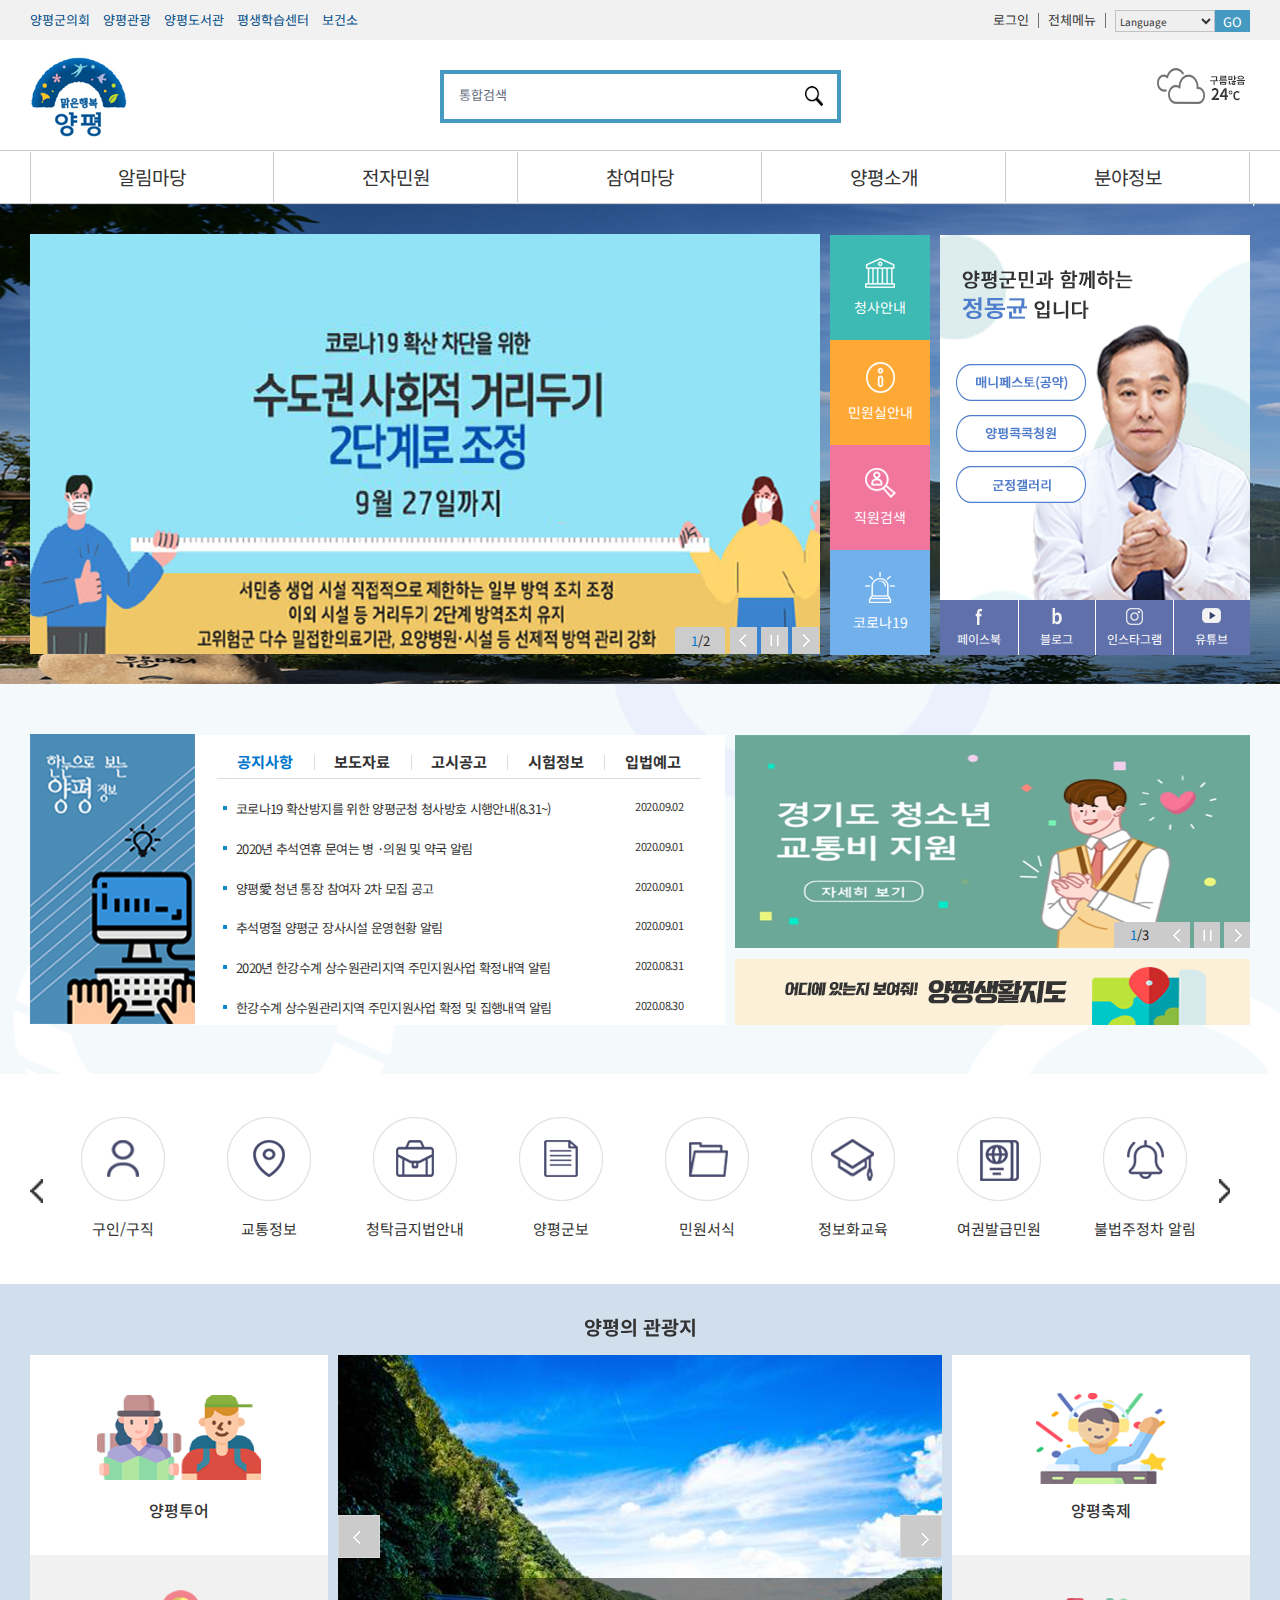
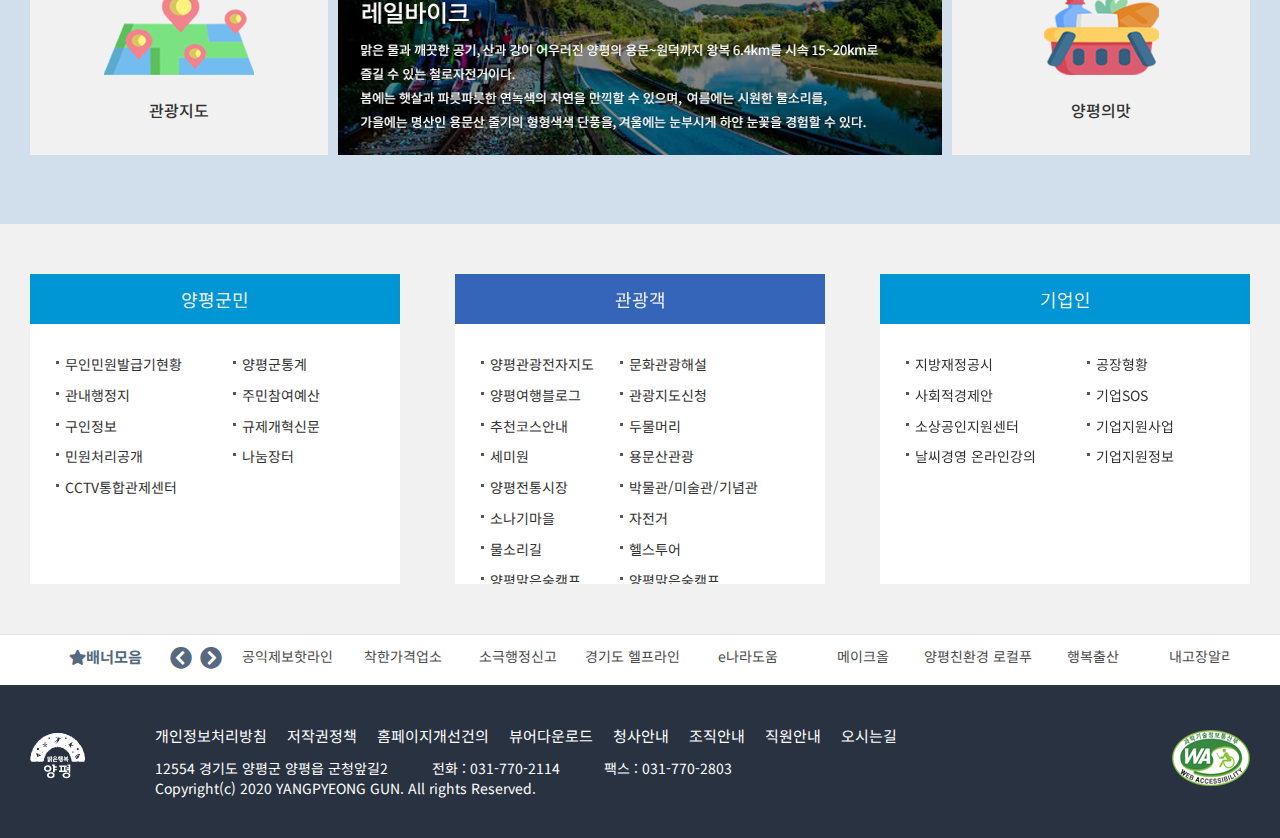
<file: web1/index.html>
<!DOCTYPE html PUBLIC "-//W3C//DTD XHTML 1.0 Transitional//EN" "http://www.w3.org/TR/xhtml1/DTD/xhtml1-transitional.dtd">
<html lang="ko" xml:lang="ko" xmlns="http://www.w3.org/1999/xhtml">
<head>
    <meta http-equiv="Content-Type" content="text/html; charset=utf-8"/>
    <meta http-equiv="X-UA-Compatible" content="IE=edge" />
    <title>양평군청</title>
    <meta name="robots" content="noindex, nofollow" />
    <meta name="keywords" content="양평군청" />
    <meta name="description" content="양평군청"/>
    <meta name="author" content="양평군청"/>

    <script src='https://ajax.googleapis.com/ajax/libs/jquery/1.12.4/jquery.min.js'></script>
    <link rel="stylesheet" href="https://use.fontawesome.com/releases/v5.2.0/css/all.css"/> 

    <link rel="stylesheet" type="text/css" href="style/reset.css">
    <link rel="stylesheet" type="text/css" href="style/common.css">
    <link rel="stylesheet" type="text/css" href="style/layout.css">
    <link rel="stylesheet" type="text/css" href="style/main.css">
    <script type="text/javascript" src="js/main.js"></script>

</head>

<body>
    <div id="skipMenu">
        <a href="#gnb">주메뉴 바로가기</a>
        <a href="#container">본문 바로가기</a>
        <a href="#footer">하단부분 바로가기</a>
    </div>

    <div id="wrapper">
     <!-- ================header================== -->
        <div class="header"> <!--100%-->
            <div class="header-info-wrap"> <!--100%-->
                <div class="header-info clearfix"> <!--1220px-->

                    <ul class="intro-list">
                        <li><a href="#">양평군의회</a></li>
                        <li><a href="#">양평관광</a></li>
                        <li><a href="#">양평도서관</a></li>
                        <li><a href="#">평생학습센터</a></li>
                        <li><a href="#">보건소</a></li>
                    </ul>

                    <ul class="login-bar">
                        <li><a href="#">로그인</a></li>
                        <li><a href="#">전체메뉴</a></li>
                        <li>
                            <form method="post" action="#" name="lang">
                                <select name="lang-list" class="lang-list" title="언어별사이트선택">
                                    <option value="">Language</option>
                                    <option value="">English</option>
                                    <option value="">Japanese</option>
                                    <option value="">chinese</option>
                                </select>

                                <button class="btn-lang" title="선택사이트이동(새창)">GO</button>
                            </form>
                        </li>
                    </ul>           
                </div>
            </div>




            <div class="header-intro clearfix"> <!--1220px-->
                <h1><img src="images/header/logo_intro.jpg" alt="맑은행복 양평"/></h1>

                <div class="search-bar">
                    <form method="post" action="#" name="search-bar">
                    <label for="search" class="search-txt">통합검색</label>
                        <input type="text" id="search" title="검색어를 입력해주세요"/>

                        <input type="image" class="icon-search" src="images/header/icon_searchbar.jpg" alt="검색버튼"/>
                    </form>
                </div>

                <a href="#" class="weather"><img src="images/header/weather_img.jpg" alt="날씨"/></a>
            </div>


            <div class="header-gnb-wrap"> <!--100%-->
                
                <div class="header-gnb"> <!--1220px-->
                    <h2 class="skip">주메뉴</h2>

                    <ul class="gnb-deth1 clearfix">
                        <li><a href="sub1.html">알림마당</a>
                            <ul class="gnb-deth2 line_l">
                                <li><a href="#">새소식</a></li>
                                <li><a href="#">고시/공고</a></li>
                                <li><a href="#">계약입찰정보</a></li>
                                <li><a href="#">재정운영현황</a></li>
                                <li><a href="#">법률정보</a></li>
                                <li><a href="#">청탁금지법 안내</a></li>
                                <li><a href="#">통계</a></li>
                            </ul>
                        </li>
                        
                        <li><a href="sub_join1.html">전자민원</a>
                            <ul class="gnb-deth2">
                                <li><a href="#">민원신청</a></li>
                                <li><a href="#">민원처리조회</a></li>
                                <li><a href="#">여권민원</a></li>
                                <li><a href="#">민원편의제도</a></li>
                                <li><a href="#">종합신고센터</a></li>
                                <li><a href="#">기타민원</a></li>
                                <li><a href="#">행정서비스헌장</a></li>
                            </ul>
                        </li>

                        <li>
                            <a href="sub_join2.html">참여마당</a>
                            <ul class="gnb-deth2">
                                <li><a href="#">자유게시판</a></li>
                                <li><a href="#">칭찬합시다</a></li>
                                <li><a href="#">정책참여</a></li>
                                <li><a href="#">민원모니터</a></li>
                                <li><a href="#">주민참여교육</a></li>
                                <li><a href="#">주민제안</a></li>
                                <li><a href="#">규제혁신</a></li>
                                <li><a href="#">적극행정/소극행정</a></li>
                                <li><a href="#">정부혁신</a></li>
                                <li><a href="#">중소기업피해신고</a></li>
                            </ul>
                        </li>

                        <li><a href="sub_join3.html">양평소개</a>
                            <ul class="gnb-deth2">
                                <li><a href="#">양평현황</a></li>
                                <li><a href="#">자매도시</a></li>
                                <li><a href="#">군정안내</a></li>
                                <li><a href="#">청사안내</a></li>
                                <li><a href="#">열린군수실</a></li>
                                <li><a href="#">역대군수</a></li>
                            </ul>
                        </li>

                        <li><a href="sub_login.html">분야정보</a>
                            <ul class="gnb-deth2 last">
                                <li><a href="#">복지</a></li>
                                <li><a href="#">양평농업</a></li>
                                <li><a href="#">건설</a></li>
                                <li><a href="#">기업</a></li>
                                <li><a href="#">환경</a></li>
                                <li><a href="#">보건</a></li>
                                <li><a href="#">위생</a></li>
                                <li><a href="#">주거</a></li>
                                <li><a href="#">생활정보</a></li>
                            </ul>
                        </li>
                    </ul>
                </div>

            
            </div>
        </div>




     <!-- ================container================== -->
        <div class="container" id="container">

    
            <div class="section-1"><!--100%-->
                <div class="contents-1 clearfix"><!--1220px-->
                    
                
                    <div class="visual">  <!-- 메인팝업 -->
                        <ul class="visual-banner">
                            <li><a href="#"><img src="images/contents/main_popup01.png" alt="코로나19 확산차단을 위한 수도권 사회적 거리두기
                                                    2단계로 조정 9월27일까지 서민층 생업 시설 직접적으로 제한하는 일부 방역조치조정 이외 시설등 거리두기 2단계 방역조치 유지 
                                                    고위험군 다수 밀접한 의료기관, 요양병원, 시설등 선제적 방역 관리 강화"/></a></li>
                            <li><a href="#"><img src="images/contents/main_popup02.png" alt="코로나블루 극복을 위한 토닥토닥 희망메시지 공모전 공모분야 동영상, 카드뉴스, 웹툰등, 공모주제 나만의 코로나블루 
                                                    극복법, 집콕생활 꿀팁등, 제출기간 2020년9월25일 금요일부터 2020년 10월 11일 일요일까지"/></a></li>                
                        </ul>

                        <div class="num-banner">
                            <p class="visual-num"><span class="number">1</span>/2</p>

                            <p class="btn-visual">
                                <a href="#" class="visual-prev"><span class='skip'>왼쪽이동</span></a>
                                <a href="#" class="visual-stop visual-play"><span class='skip'>정지</span></a>
                                <a href="#" class="visual-next"><span class='skip'>오른쪽이동</span></a>                       
                            </p>
                        </div>
                    </div>


                    <div class="quick-service">
                        <h2 class="skip">바로가기안내</h2>

                        <ul class="quick-list">
                            <li class="quick-1"><a href="#">청사안내</a></li>
                            <li class="quick-2"><a href="#">민원실안내</a></li>
                            <li class="quick-3"><a href="#">직원검색</a></li>
                            <li class="quick-4"><a href="#">코로나19</a></li>
                        </ul>
                    </div>


                    <div class="greeting">
                        <h2 class="skip">군수인사말</h2>

                        <span><img src="images/contents/mayor_back_img.png" alt="양평군민과 함께하는 정동균입니다"/></span>
                        
                        <ul class="btn-greeting">
                            <li><a href="#"><img src="images/contents/mayor_btn01.png" alt="매니페스토(공약)"/></a></li>
                            <li><a href="#"><img src="images/contents/mayor_btn02.png" alt="양평콕콕청원"/></a></li>
                            <li><a href="#"><img src="images/contents/mayor_btn03.png" alt="군정갤러리"/></a></li>
                        </ul>
                        
                        
                        <div class="sns-bar">
                            
                            <ul class="sns-list clearfix">
                                <li><a href="#" class="sns1">페이스북</a></li>
                                <li><a href="#" class="sns2">블로그</a></li>
                                <li><a href="#" class="sns3">인스타그램</a></li>
                                <li><a href="#" class="sns4">유튜브</a></li>
                            </ul>
                        </div>
                    </div>

                </div>
            </div>




            <div class="section-2"><!--100%-->
                <div class="contents-2 clearfix"><!--1220px-->

                    <div class="notice clearfix"><!--공지사항-->
                        <h2 class="skip">공지사항</h2>

                        <span class="notice-visual"><img src="images/contents/notice_img.jpg" alt="한눈으로 보는 양평정보"/></span>
                        
                        <div class="notice-wrap">

                            
                            <ul class="notice-list clearfix">
                                <li>
                                    <h3><a href="#" class="on">공지사항</a></h3>
                                    <ul class="board-list clearfix">
                                        <li><a href="#">코로나19 확산방지를 위한 양평군청 청사방호 시행안내(8.31~)</a> <span class="date">2020.09.02</span></li>
                                        <li><a href="#">2020년 추석연휴 문여는 병 ·의원 및 약국 알림</a> <span class="date">2020.09.01</span></li>
                                        <li><a href="#">양평愛 청년 통장 참여자 2차 모집 공고</a> <span class="date">2020.09.01</span></li>
                                        <li><a href="#">추석명절 양평군 장사시설 운영현황 알림</a> <span class="date">2020.09.01</span></li>
                                        <li><a href="#">2020년 한강수계 상수원관리지역 주민지원사업 확정내역 알림</a> <span class="date">2020.08.31</span></li>
                                        <li><a href="#">한강수계 상수원관리지역 주민지원사업 확정 및 집행내역 알림</a> <span class="date">2020.08.30</span></li>
                                    </ul>
                                </li>

                                <li>
                                    <h3><a href="#">보도자료</a></h3>
                                    <ul class="board-list" >
                                        <li><a href="#">개군면 새마을협의회, 지역사회보장협의체 '한가위 별별특식 나눔'</a> <span class="date">2020.09.02</span></li>
                                        <li><a href="#">코레일 양평봉사회, 추석맞이 소외계층 10가구에 생필품 전달</a> <span class="date">2020.09.02</span></li>
                                        <li><a href="#">제7회 행복농촌 만들기 콘테스트 청운면 "농촌지역개발 우수사례 동상"</a> <span class="date">2020.09.02</span></li>
                                        <li><a href="#">양평군, 사과농가 대상 돌발해충 방제 약제 지원</a> <span class="date">2020.09.01</span></li>
                                        <li><a href="#">서종면새마을협의회‧부녀회, 추석절 송편 나눔행사 실천</a> <span class="date">2020.08.30</span></li>
                                        <li><a href="#">양평군 농협경제지주 주관 청정축산 환경대상 수상</a> <span class="date">2020.08.29</span></li>
                                    </ul>
                                </li>

                                <li>
                                    <h3><a href="#">고시공고</a></h3>
                                    <ul class="board-list ">
                                        <li><a href="#">재단법인 양평문화재단 임원후보자 공개모집 공고 </a> <span class="date">2020.09.05</span></li>
                                        <li><a href="#">2020년 9월 지방소득세 고지서 반송분 공시송달</a> <span class="date">2020.09.02</span></li>
                                        <li><a href="#">2020년 민방위교육훈련(사이버교육) 통지서 반송에 따른 공시송달 공고</a> <span class="date">2020.09.02</span></li>
                                        <li><a href="#">2020년 개군면 농지불법행위 단속 감시원 채용공고</a> <span class="date">2020.09.01</span></li>
                                        <li><a href="#">'양평 종합체육센터 건립사업'설계공모 심사결과에 따른 당선작</a> <span class="date">2020.08.30</span></li>
                                        <li><a href="#">2020년 6월 1일 기준 개별주택가격 결정·공시 및 가격열람·이의신청기간</a> <span class="date">2020.08.30</span></li>
                                    </ul>
                                </li>

                                <li>
                                    <h3><a href="#">시험정보</a></h3>
                                    <ul class="board-list ">
                                        <li><a href="#">2020년 산사태 현장예방단 기간제 근로자 최종합격자 공고 </a> <span class="date">2020.09.04</span></li>
                                        <li><a href="#">2020년 제2회 공공환경시설본부 신규직 공개채용 인적성검사 결과</a> <span class="date">2020.09.03</span></li>
                                        <li><a href="#">2020년 제2회 공공환경시설본부 신규직 (전기) 공개채용 재공고</a> <span class="date">2020.09.02</span></li>
                                        <li><a href="#">2020년 기간제근로자 (인증 벼 수매) 공개채용 면접전형 합격자 공고</a> <span class="date">2020.09.01</span></li>
                                        <li><a href="#">2020년 계절관리제 및 배출업소 단속 기간제근로자 채용시험 합격자 공고</a> <span class="date">2020.08.30</span></li>
                                        <li><a href="#">2020년도 제5회 양평군 지방임기제공무원 임용시험 서류전형 합격자 공고</a> <span class="date">2020.08.30</span></li>
                                    </ul>
                                </li>

                                <li>
                                    <h3><a href="#">입법예고</a></h3>
                                    <ul class="board-list ">
                                        <li><a href="#">양평군 리·반 설치 및 운영 조례 시행규칙 일부개정규칙안 입법예고</a> <span class="date">2020.09.06</span></li>
                                        <li><a href="#">양평군 제안제도 운영 조례 시행규칙 일부개정규칙안 입법예고</a> <span class="date">2020.09.05</span></li>
                                        <li><a href="#">양평군 관광숙박시설 관리 운영 조례 일부 개정 조례안</a> <span class="date">2020.09.05</span></li>
                                        <li><a href="#">양평군 주민의견수렴 절차에 관한 규정안 입법예고</a> <span class="date">2020.09.01</span></li>
                                        <li><a href="#">양평군 대한노인회 양평군지회 지원 조례 일부개정조례안 입법예고</a> <span class="date">2020.08.30</span></li>
                                        <li><a href="#">양평군 폐기물처리시설 주변영향지역 주민지원기금 설치 및 운용 조례안 입법예고</a> <span class="date">2020.08.30</span></li>
                                    </ul>
                                </li>
                            </ul>
                        </div>
                    </div>

                    
                    <div class="sub-popup-wrap">
                        <div class="sub-popup clearfix"><!--서브팝업-->
                            <h2 class="skip">서브팝업</h2>

                            <div class="sub-visual-wrap">
                                <ul class="sub-visual">
                                    <li><a href="#"><img src="images/contents/sub_popup01.jpg" alt="경기도청소년 교통비 지원 자세히보기"/></a></li>
                                    <li><a href="#"><img src="images/contents/sub_popup02.jpg" alt="제1회 통일문화동영상 공모전 민주평화통일자문회의 양평군협의회"/></a></li>
                                    <li><a href="#"><img src="images/contents/sub_popup03.jpg" alt="2020년 인플루엔자 무료 예방접종안내"/></a></li>
                                </ul>
                            </div>

                            <div class="sub-num"><span>1</span>/3</div>

                            <div class="btn-sub-popup">    
                                <a href="#" class="sub-prev"><span class="skip">왼쪽이동</span></a>
                                <a href="#" class="sub-stop sub-play"><span class="skip">정지</span></a>
                                <a href="#" class="sub-next"><span class="skip">오른쪽이동</span></a>
                            </div>

                        </div>

                        <div class="map"><!--양평생활지도--> 
                            <h2 class="skip">양평생활지도</h2>
                            
                            <a href="#"><img src="images/contents/map_re.png" alt="어디에 있는지 보여줘! 양평생활지도"/></a>
                        </div>
                    </div>
                </div>
            </div>



            <div class="section-3"><!--자주찾는메뉴--><!--100%--> 
                <div class="contents-3"><!--1220px-->
                    <div class="service-wrap">
                        <h2 class="skip">자주찾는메뉴</h2>

                        <span class="btn-service-prev"><a href="#"><img src="images/contents/icon_menu_prev.png" alt="이전버튼"/></a></span>
                        
                        
                        <ul class="service-list clearfix">
                            <li class="icon1"><a href="#"><span>구인/구직</span></a></li>
                            <li class="icon2"><a href="#"><span>교통정보</span></a></li>
                            <li class="icon3"><a href="#"><span>청탁금지법안내</span></a></li>
                            <li class="icon4"><a href="#"><span>양평군보</span></a></li>
                            <li class="icon5"><a href="#"><span>민원서식</span></a></li>
                            <li class="icon6"><a href="#"><span>정보화교육</span></a></li>
                            <li class="icon7"><a href="#"><span>여권발급민원</span></a></li>
                            <li class="icon8"><a href="#"><span>불법주정차 알림</span></a></li>
                        

                    
                            <li class="icon9"><a href="#"><span>부동산거래신고</span></a></li>
                            <li class="icon10"><a href="#"><span>통신공사필증교부</span></a></li>
                            <li class="icon11"><a href="#"><span>국민신문고</span></a></li>
                            <li class="icon12"><a href="#"><span>계약정보공개시스템</span></a></li>
                            <li class="icon13"><a href="#"><span>주민제안</span></a></li>
                            <li class="icon14"><a href="#"><span>출산장려금지원</span></a></li>
                            <li class="icon15"><a href="#"><span>민원처리공개</span></a></li>
                            <li class="icon16"><a href="#"><span>신고센터</span></a></li>
                        </ul>
                    
                        <span class="btn-service-next"><a href="#"><img src="images/contents/icon_menu_next.png" alt="다음버튼"/></a></span>
                    </div>
                </div>        
            </div>
            

            <div class="section-4"><!--100%-->
                <div class="contents-4"><!--1220px-->

                    <h2 class="title">양평의 관광지</h2>
                    
                    <div class="tour-wrap clearfix">
                        <div class="tour-1">
                            <a href="#" class="link1 tour-s">양평투어</a>
                            <a href="#" class="link2 tour-s">관광지도</a>
                        </div>

                        <div class="tour-2 clearfix">
                            <div class="tour-left">
                                <span class="btn-tour-prev">이전버튼</span>
                                <p class="tour-on"><span class="tour-num">1</span>/4</p>
                            </div>

                            <ul class="tour-img">
                                <li><a href="#"><img src="images/contents/tour_img04.png" alt="레일바이크"/></a></li>
                                <li><a href="#"><img src="images/contents/tour_img03.png" alt="양떼목장"/></a></li>
                                <li><a href="#"><img src="images/contents/tour_img02.png" alt="두물머리"/></a></li>
                                <li><a href="#"><img src="images/contents/tour_img01.png" alt="서후리숲"/></a></li>
                            </ul> 

                            <div class="tour-right">
                                <p class="tour-on"><span class="tour-num">1</span>/4</p>
                                <span class="btn-tour-next">다음버튼</span>
                            
                            </div>

                            <!-- <a href="#" class="btn-tour-prev"><span class="skip">이전버튼</span></a>
                            <a href="#" class="btn-tour-num"><span class="num">1</span><span>/4</span></a>
                            <a href="#" class="btn-tour-next"><span class="skip">다음버튼</span></a> -->
                        </div>

                    

                        <div class="tour-3">
                            <a href="#" class="link3 tour-s">양평축제</a>
                            <a href="#" class="link4 tour-s">양평의맛</a>
                        </div>
                        
                    </div>                    
                </div>
       
            </div>

            <div class="section-5"><!--100%-->
                <div class="contents-5 clearfix"><!--1220px-->
                    <div class="tab-wrap">

                        <div class="tab-menu fl pr55">
                            <dl class="tab1 clearfix">
                                <dt class="tab_dt">양평군민</dt>
                                <dd>
                                    <ul class="tab-left1 fl tal p25">
                                        <li><a href="#">무인민원발급기현황</a></li>
                                        <li><a href="#">관내행정지</a></li>
                                        <li><a href="#">구인정보</a></li>
                                        <li><a href="#">민원처리공개</a></li>
                                        <li><a href="#">CCTV통합관제센터</a></li>
                                    </ul>

                                    <ul class="tab-right1 fl tal p25">
                                        <li><a href="#">양평군통계</a></li>
                                        <li><a href="#">주민참여예산</a></li>
                                        <li><a href="#">규제개혁신문</a></li>
                                        <li><a href="#">나눔장터</a></li>
                                    </ul>
                                </dd>
                            </dl>
                        </div>

                        
                        <div class="tab-menu fl pr55">
                            <dl class="tab2 clearfix">
                                <dt>관광객</dt>
                                <dd>
                                    <ul class="tab-left2 fl ">
                                        <li><a href="#">양평관광전자지도</a></li>
                                        <li><a href="#">양평여행블로그</a></li>
                                        <li><a href="#">추천코스안내</a></li>
                                        <li><a href="#">세미원</a></li>
                                        <li><a href="#">양평전통시장</a></li>
                                        <li><a href="#">소나기마을</a></li>
                                        <li><a href="#">물소리길</a></li>
                                        <li><a href="#">양평맑은숲캠프</a></li>
                                        <li><a href="#">농촌나드리</a></li>
                                        <li><a href="#">양평레포츠</a></li>
                                    </ul>

                                    <ul class="tab-left2 fl ">
                                        <li><a href="#">문화관광해설</a></li>
                                        <li><a href="#">관광지도신청</a></li>
                                        <li><a href="#">두물머리</a></li>
                                        <li><a href="#">용문산관광</a></li>
                                        <li><a href="#">박물관/미술관/기념관</a></li>
                                        <li><a href="#">자전거</a></li>
                                        <li><a href="#">헬스투어</a></li>
                                        <li><a href="#">양평맑은숲캠프</a></li>
                                        <li><a href="#">농촌나드리</a></li>
                                        <li><a href="#">오커빌리지</a></li>
                                    </ul>
                                </dd>
                            </dl>
                        </div>


                        <div class="tab-menu fl">
                            <dl class="tab3 clearfix">
                                <dt class="tab_dt">기업인</dt>
                                <dd>
                                    <ul class="tab-left3 fl p25">
                                        <li><a href="#">지방재정공시</a></li>
                                        <li><a href="#">사회적경제안</a></li>
                                        <li><a href="#">소상공인지원센터</a></li>
                                        <li><a href="#">날씨경영 온라인강의</a></li>
                                    </ul>

                                    <ul class="tab-right-3 fl p25">
                                        <li><a href="#">공장형황</a></li>
                                        <li><a href="#">기업SOS</a></li>
                                        <li><a href="#">기업지원사업</a></li>
                                        <li><a href="#">기업지원정보</a></li>
                                    </ul>
                                </dd>
                            </dl>
                        </div>
                    </div>         
                </div>
            </div>

            <div class="banner-wrap"><!--100%-->
                <div class="banner clearfix"><!--1220px-->
                    <h3 class="fl ml20"><i class="fas fa-star"></i>배너모음</h3>                

                    <div class="btn-banner fl">
                        <a href="#" class="btn-banner-prev ban"><span class="skip">이전버튼</span><i class="fas fa-chevron-circle-left"></i></a>
                        <a href="#" class="btn-banner-next ban"><span class="skip">다음버튼</span><i class="fas fa-chevron-circle-right"></i></a>
                    </div>

                    <div class="banner-zone fl">                    
                        <ul class="banner-list clearfix">
                            <li><a href="#">공익제보핫라인</a></li>
                            <li><a href="#">착한가격업소</a></li>
                            <li><a href="#">소극행정신고</a></li>
                            <li><a href="#">경기도 헬프라인</a></li>
                            <li><a href="#">e나라도움</a></li>
                            <li><a href="#">메이크올</a></li>
                            <li><a href="#">양평친환경 로컬푸드</a></li>
                            <li><a href="#">행복출산</a></li>
                            <li><a href="#">내고장알리미</a></li>
                            <li><a href="#">공익제보핫라인</a></li>
                            <li><a href="#">착한가격업소</a></li>
                            <li><a href="#">소극행정신고</a></li>
                            <li><a href="#">경기도 헬프라인</a></li>
                            <li><a href="#">e나라도움</a></li>
                            <li><a href="#">메이크올</a></li>
                            <li><a href="#">양평친환경 로컬푸드</a></li>
                            <li><a href="#">행복출산</a></li>
                            <li><a href="#">내고장알리미</a></li>
                        </ul>
                    </div>
                    
                </div>
            </div>   
            
        </div>
     <!-- =================footer================== -->    
     

        <div class="footer-wrap"> <!--100%-->
            <div class="footer clearfix"><!--1220px-->
                <p class="footer-logo fl"><img src="images/footer/footer_logo01.png" alt="맑은행복 양평"/></p>

                <div class="link-wrap fl">
                    <ul class="footer-link clearfix">
                        <li><a href="#">개인정보처리방침</a></li>
                        <li><a href="#">저작권정책</a></li>
                        <li><a href="#">홈페이지개선건의</a></li>
                        <li><a href="#">뷰어다운로드</a></li>
                        <li><a href="#">청사안내</a></li>
                        <li><a href="#">조직안내</a></li>
                        <li><a href="#">직원안내</a></li>
                        <li><a href="#">오시는길</a></li>
                    </ul>


                    <address>
                        <span>12554 경기도 양평군 양평읍 군청앞길2</span>
                        <span>전화 : 031-770-2114</span>
                        <span>팩스 : 031-770-2803</span>
                    </address>      

                    <p class="copy">Copyright(c) 2020 YANGPYEONG GUN. All rights Reserved.</p>
                </div>

                <div class="wa-logo fr"><img src="images/footer/footer_logo02.png" alt="과학기술정보통신부 WEB ACCESSIBILITY"/></div>
            </div>
        </div>          
   </div> 
</body>
</html>
</file>
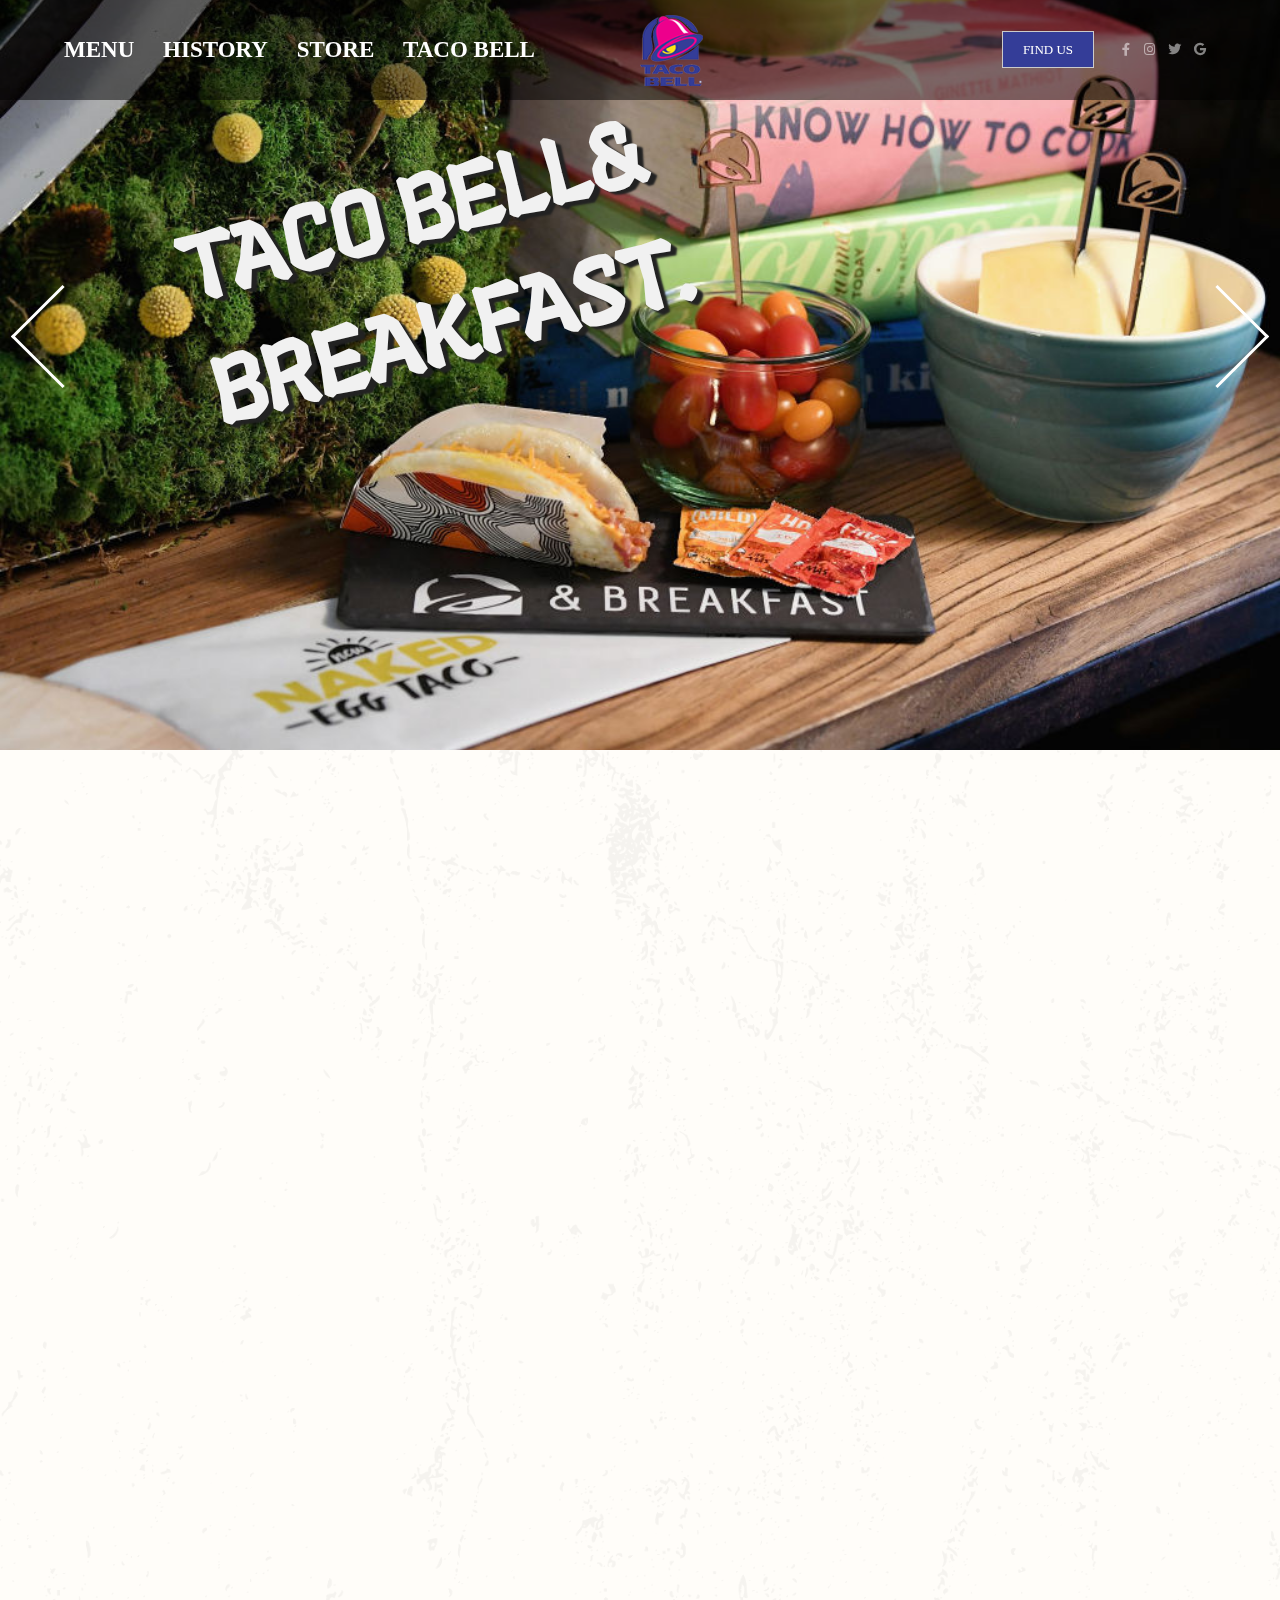
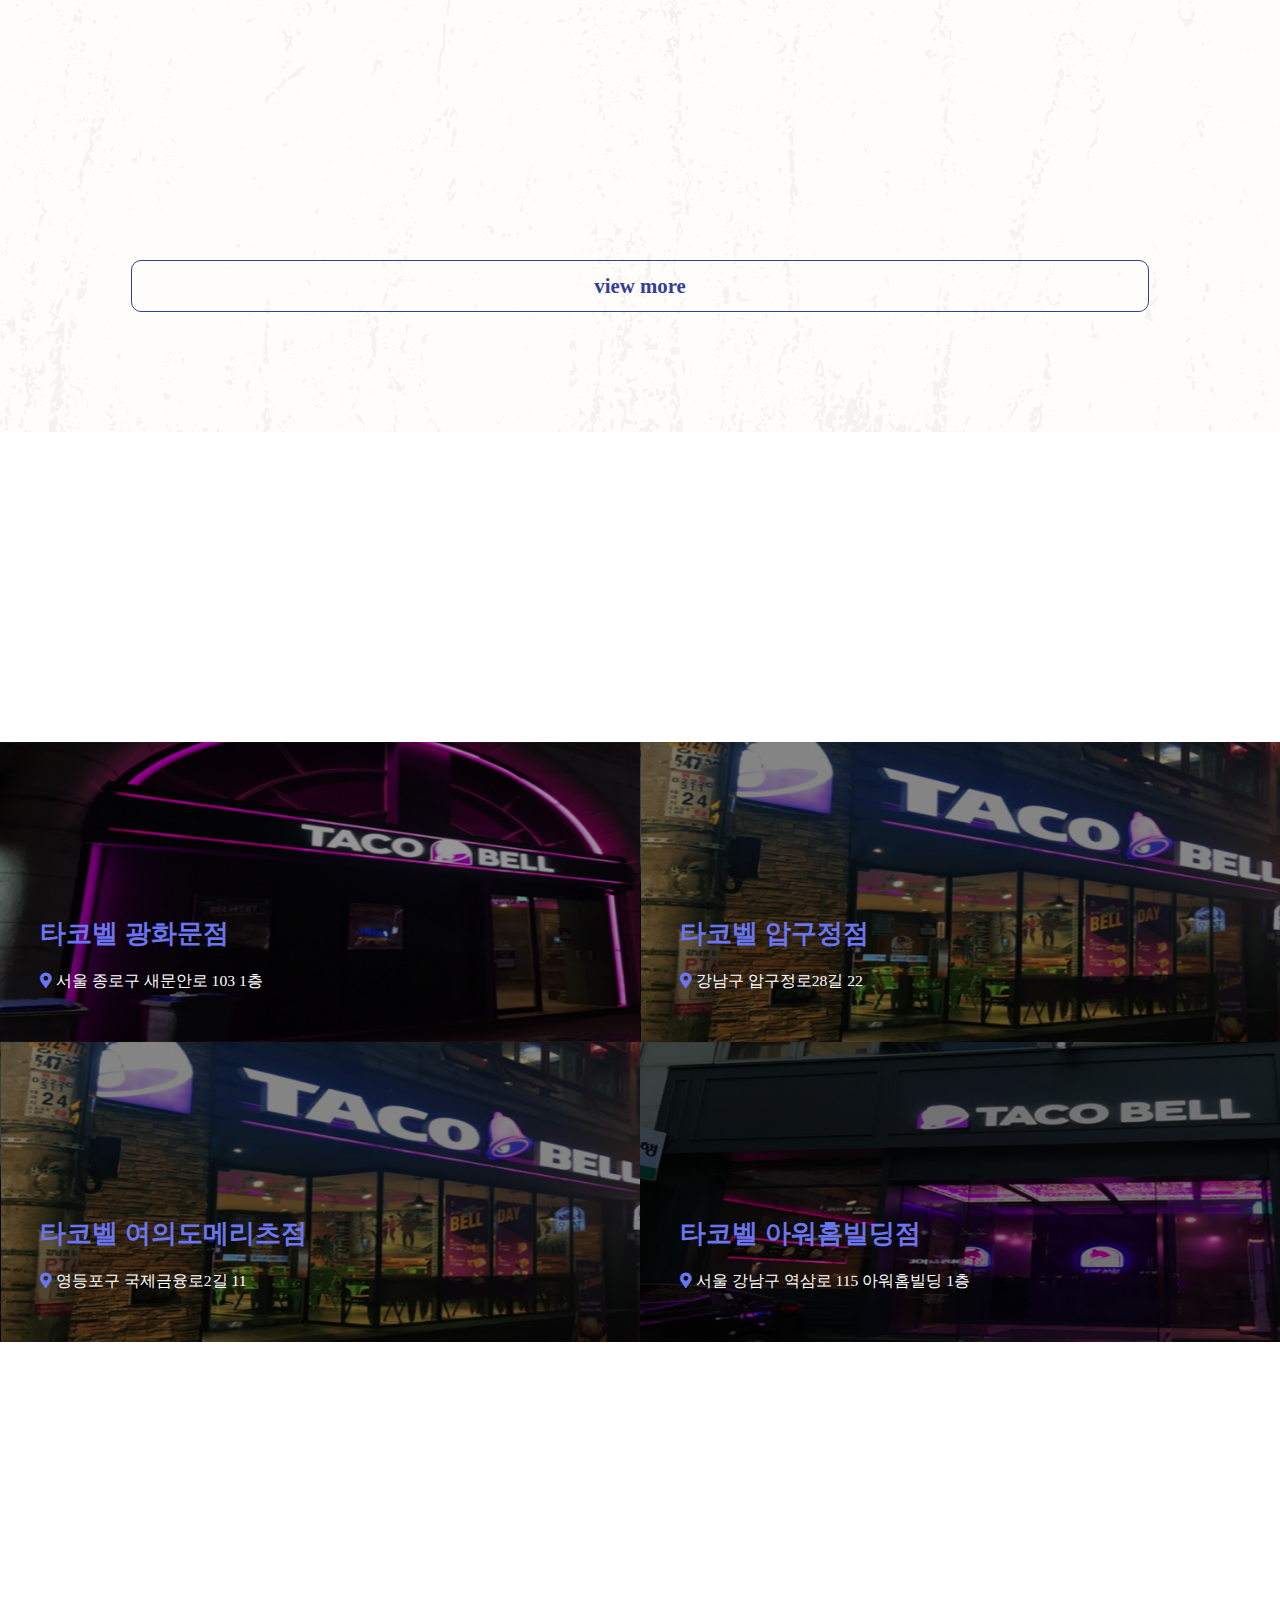
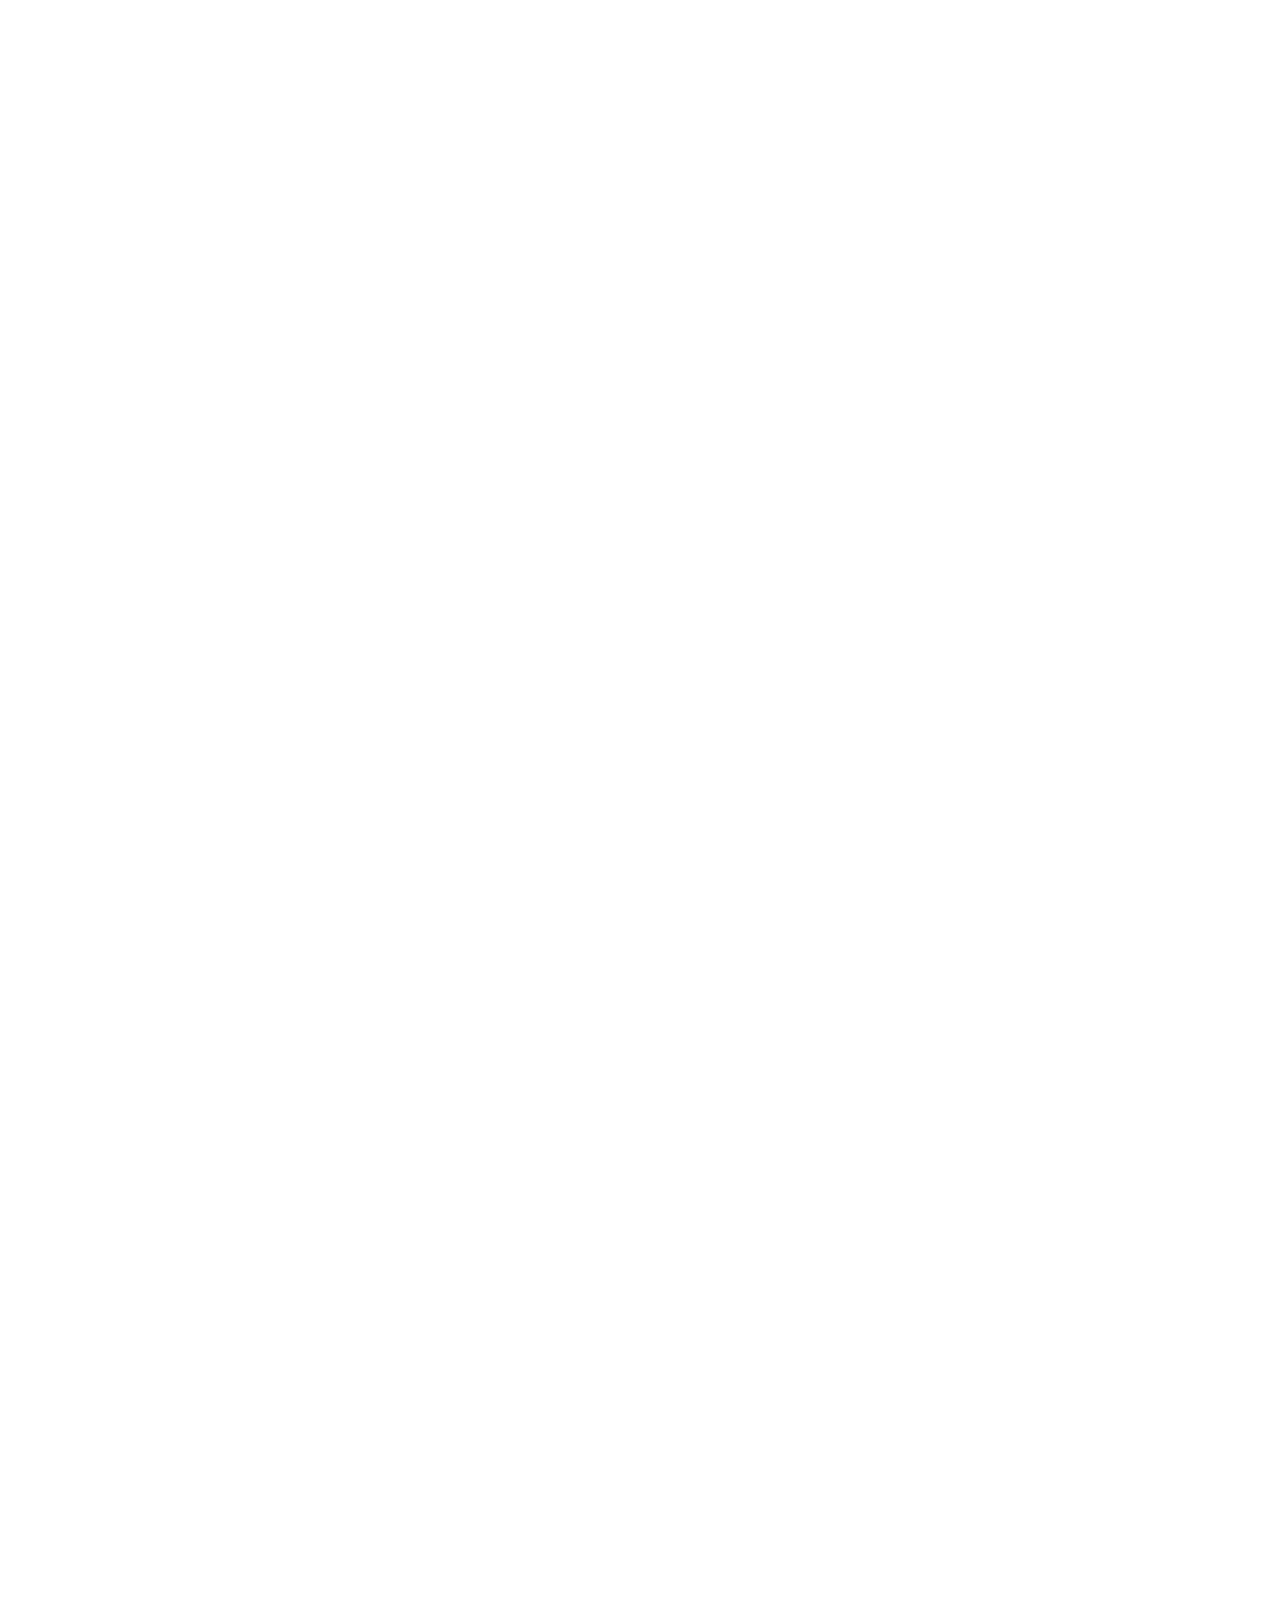
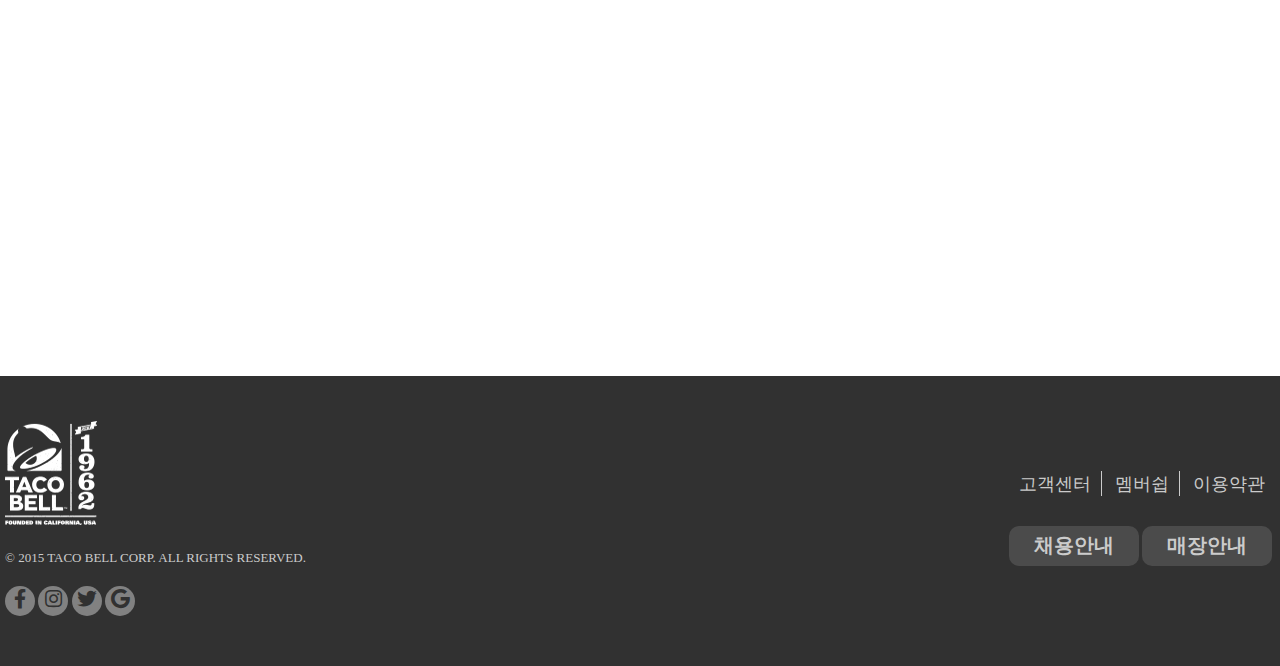
<file: web4/index.html>
<!DOCTYPE html>
 <html lang="ko">
 <head>
 <meta  charset="utf-8"/>
 <meta http-equiv="X-UA-Compatible" content="IE=edge" />
 <title>사이트의 제목넣기</title>
 <meta name="robots" content="noindex, nofollow" />
 <meta name="keywords" content="키워드넣기" />
 <meta name="description" content="설명넣기"/>
 <meta name="author" content="저자넣기"/>
 <meta name="viewport" content="user-scalable=no, initial-scale=1.0, maximum-scale=1.0, minimum-scale=1.0, width=device-width">


<script src="https://ajax.googleapis.com/ajax/libs/jquery/1.12.4/jquery.min.js"></script>
<script type="text/javascript" src="js/header.js"></script>
<script type="text/javascript" src="js/main.js"></script>

 <!-- css -->
 <link rel="stylesheet" href="css/reset.css"/>
 <link rel="stylesheet" href="css/common.css"/>
 <link rel="stylesheet" href="css/layout.css"/>
 <link rel="stylesheet" href="css/main.css"/>

 <!-- fontawesome -->
 <link rel="stylesheet" href="https://use.fontawesome.com/releases/v5.2.0/css/all.css"> 
 
 <!-- bxslider -->

 </head>

<body>
    <div id="skipMenu">
        <a href="gnb">주메뉴 바로가기</a>
        <a href="container">본문 바로가기</a>
        <a href="footer">하단내용 바로가기</a>
    </div>

    <div class="wrapper">

        <header class="header">
            <div class="header-wrap clearfix">
                <!-- 웹 gnb s -->
                <ul class="navi common-navi clearfix">
                    <li><a href="#">MENU</a></li>
                    <li><a href="#">HISTORY</a></li>
                    <li class="sub-navi"><a href="#">STORE</a>
                        <ul class="deth-2 sub1">
                            <li><a href="#">가맹점문의</a></li>
                            <li><a href="#">가맹점문의</a></li>
                            <li><a href="#">가맹점문의</a></li>
                        </ul>
                    </li>
                    <li class="sub-navi"><a href="#">TACO BELL</a>
                        <ul class="deth-2 sub2">
                            <li><a href="#">채용안내</a></li>
                            <li><a href="#">고객센터</a></li>
                            <li><a href="#">고객센터</a></li>
                        </ul>
                    </li>
                </ul>
                 <!-- 웹 gnb e-->

                <!-- 모바일 gnb s-->
                <img src="images/open-menu.png" alt="메뉴보기" class="hamburger-bar"/>
                <ul class="mobile-navi common-navi">
                    <li class="no"><span class="close-btn"><img src="images/close-btn.png" alt="닫기"/></span></li>
                    <li><a href="#">MENU</a></li>
                    <li><a href="#">HISTORY</a></li>
                    <li class="m-deth2"><a href="#">STORE<span class="gnb-con"><i class="fa fa-chevron-down" aria-hidden="true"></i></span></a>
                        <ul class="deth-2">
                            <li><a href="#">가맹점문의</a></li>
                            <li><a href="#">가맹점문의</a></li>
                            <li><a href="#">가맹점문의</a></li>
                        </ul>
                    </li>
                    <li class="m-deth2"><a href="#">TACO BELL<span class="gnb-con"><i class="fa fa-chevron-down" aria-hidden="true"></i></span></a>
                        <ul class="deth-2">
                            <li><a href="#">채용안내</a></li>
                            <li><a href="#">고객센터</a></li>
                        </ul>
                    </li>
                </ul>
                 <!-- 모바일 gnb e-->

                <h1 class="h-logo"><a href="#"><img src="images/logo_header.png" alt="로고"/></a></h1>

                <div class="head-right fr">
                    <a href="#" class="find-us mr25">FIND US</a>
                
                    <ul class="sns-icon">
                        <li><a href="#"><span class="skip">페이스북</span><i class="fab fa-facebook-f" aria-hidden="true"></i></a></li>
                        <li><a href="#"><span class="skip">인스타그램</span><i class="fab fa-instagram" aria-hidden="true"></i></a></li>
                        <li><a href="#"><span class="skip">트위터</span><i class="fab fa-twitter" aria-hidden="true"></i></a></li>
                        <li><a href="#"><span class="skip">구글</span><i class="fab fa-google" aria-hidden="true"></i></a></li>
                    </ul>    
                </div>            
            </div>
        </header>

        <div class="container" id="container">
            <!-- banner s -->
            <div class="banner">
                <div class="banner-img">
                    <ul>
                        <li class="banner_01 on"><span>TACO BELL&<br/> BREAKFAST.</span></li>
                        <li class="banner_02"><span class="skip">tacobell livemas 100박스 한정</span></li>
                    </ul>
                </div>
                <div class="banner-btn">
                    <a href="#" class="prev-btn skip">이전사진으로 이동</a>
                    <a href="#" class="next-btn skip">다음사진으로 이동</a>
                </div>
            </div>
            <!-- banner e -->

            <!-- menu-list s -->
            <section class="section_01">

                <div class="menu-list">
                    <h2 class="menu-title">
                        <strong class="title">Taco Menu</strong>
                        <em>타코벨의 인기메뉴들을 소개합니다.</em>
                    </h2>

                    <div class="menu-section">
                        
                        <ul class="taco-menu clearfix">
                            <li>
                                <a href="#">
                                    <img src="images/menu_list_01.png" alt="수프림타코"/>
                                    
                                    <div class="taco-wrap">
                                        <h3 class="menu-name">Supreme Taco</h3>
                                        <span class="korean">슈프림 타코</span>

                                        <p class="menu-ex">(1pcs) 비프 / 멕시칸 치킨 / 카니타스 (돼지) 고기</p>
                                        <p class="price">
                                            Single <i class="fas fa-won-sign"></i> 3,900
                                            Combo <i class="fas fa-won-sign"></i> 5,600
                                        </p>
                                    </div>
                                </a>
                            </li>

                            <li>
                                <a href="#">
                                    <img src="images/menu_list_02.png" alt="더블 데커타코"/>

                                    <div class="taco-wrap">
                                        <h3 class="menu-name">Double Decker Taco</h3>
                                        <span class="korean">더블 데커타코</span>

                                        <p class="menu-ex">(1pcs) 비프 / 멕시칸 치킨 / 카니타스 (돼지) 고기</p>
                                        <p class="price">
                                            Single <i class="fas fa-won-sign"></i> 3,900
                                            Combo <i class="fas fa-won-sign"></i> 5,600
                                        </p>
                                    </div>
                                </a>
                            </li>

                            <li>
                                <a href="#">                           
                                    <img src="images/menu_list_03.png" alt="크런치 랩"/>
                                        
                                    <div class="taco-wrap">
                                        <h3 class="menu-name">Crunch Wrap</h3>
                                        <span class="korean">크런치 랩</span>

                                        <p class="menu-ex">(1pcs) 비프 / 멕시칸 치킨 / 카니타스 (돼지) 고기</p>
                                        <p class="price">
                                            Single <i class="fas fa-won-sign"></i> 3,900
                                            Combo <i class="fas fa-won-sign"></i> 5,600
                                        </p>
                                    </div>
                                </a>
                            </li>

                            <li>
                                <a href="#">
                                    <img src="images/menu_list_04.png" alt="퀘사디아"/>

                                    <div class="taco-wrap">
                                        <h3 class="menu-name">Quesadila</h3>
                                        <span class="korean">퀘사디아</span>

                                        <p class="menu-ex">(1pcs) 비프 / 멕시칸 치킨 / 카니타스 (돼지) 고기</p>
                                        <p class="price">
                                            Single <i class="fas fa-won-sign"></i> 3,900
                                            Combo <i class="fas fa-won-sign"></i> 5,600
                                        </p>
                                    </div>
                                </a>
                            </li>

                            <li>
                                <a href="#">
                                    <img src="images/menu_list_05.png" alt="브리또"/>

                                    <div class="taco-wrap">
                                        <h3 class="menu-name">Burrito</h3>
                                        <span class="korean">브리또</span>

                                        <p class="menu-ex">(1pcs) 비프 / 멕시칸 치킨 / 카니타스 (돼지) 고기</p>
                                        <p class="price">
                                            Single <i class="fas fa-won-sign"></i> 3,900
                                            Combo <i class="fas fa-won-sign"></i> 5,600
                                        </p>
                                    </div>
                                </a>
                            </li>

                            <li>
                                <a href="#">
                                    <img src="images/menu_list_06.png" alt="브리또 보울"/>

                                    <div class="taco-wrap">
                                        <h3 class="menu-name">Burrito Bowl</h3>
                                        <span class="korean">브리또 보울</span>

                                        <p class="menu-ex">(1pcs) 비프 / 멕시칸 치킨 / 카니타스 (돼지) 고기</p>
                                        <p class="price">
                                            <i class="fas fa-won-sign"></i> 4,500
                                        </p>
                                    </div>
                                </a>
                            </li>
                        </ul>
                    </div>

                    <a href="#" class="more-menu">view more</a>

                </div>

            </section>
            <!-- menu-list e -->

            <!-- store s -->
            <section class="section_02">

                <div class="store clearfix">
                    <h2 class="store-title">
                        <strong class="title">Store</strong>
                        <em>타코벨의 추천매장을 소개합니다.</em>
                    </h2>

                    <div class="store-wrap">
                        <div class="store-bg store-bg1"></div>

                        <div class="store-text">
                            <h3>타코벨 광화문점</h3>
                            <em class="address"><i class="fas fa-map-marker-alt"></i> 서울 종로구 새문안로 103 1층</em>
                        </div>
                    </div>

                    <div class="store-wrap">
                        <div class="store-bg store-bg2"></div>

                        <div class="store-text">
                            <h3>타코벨 압구정점</h3>
                            <em class="address"><i class="fas fa-map-marker-alt"></i> 강남구 압구정로28길 22</em>
                        </div>
                    </div>

                    <div class="store-wrap">
                        <div class="store-bg store-bg3"></div>

                        <div class="store-text">
                            <h3>타코벨 여의도메리츠점</h3>
                            <em class="address"><i class="fas fa-map-marker-alt"></i> 영등포구 국제금융로2길 11</em>
                        </div>
                    </div>

                    <div class="store-wrap">
                        <div class="store-bg store-bg4"></div>

                        <div class="store-text">
                            <h3>타코벨 아워홈빌딩점</h3>
                            <em class="address"><i class="fas fa-map-marker-alt"></i> 서울 강남구 역삼로 115 아워홈빌딩 1층</em>
                        </div>
                    </div>
                </div>

            </section>
            <!-- store e -->

            <!-- history s -->
            <section class="section_03">

                <div class="history clearfix">
                    <h2>History</h2>

                    <div class="history-img fl">
                        <img src="images/history_img_01.png" alt="히스토리 사진1">
                        <img src="images/history_img_02.png" alt="히스토리 사진2">
                    </div>

                    <div class="history-text fr">
                        <img src="images/history_text.png" alt="CALIFORNIA 1962. A LEGACY IS BORN"/>
                        <p class="history-info mt40">
                            타코벨의 창업주인 글렌 벨이 핫도그 스탠드와 
                            햄버거 레스토랑 사업을 통해 큰 성공을 거두며 시작되었습니다. 
                            1962년, 글렌 벨은 타코라는 새로운 메뉴 아이템으로 
                            캘리포니아주 다우니에서 첫 번째 타코벨 매장을 열었습니다. 
                            오픈과 동시에 파격적인 성과를 거둔 글렌 벨의 작은 타코 스탠드는
                             불과 5년만에 미국 전역의 프랜차이즈 산업을 이끌어 나갈
                            획기적인 규모의 브랜드와 기업으로 등극하였습니다.
                            <br><br>                                                   
                            글렌 벨이 남긴 역사적인 브랜드 유산은 오늘날 전 세계 6천여개의
                            타코벨 매장에 담겨 이어져가고 있습니다. 이는 오직 타코벨에서만
                            느낄 수 있는 특별한 경험을 위해 타코벨을 찾는 수 백만명의
                            고객들이 존재하는 이유이며, 타코벨의 모든 혁신적인 메뉴와 
                            그 맛을 만들고 제공하고 즐기는 모든 사람들의 삶을 통해
                            나타나고 있습니다.

                        </p>
                    </div>
                </div>

            </section>
            <!-- history e -->

            <section class="section_04">
                <div class="section_04_bg"></div>
            </section>

            <!-- sns s -->
            <section class="section_05">
                <h2 class="sns-title mb80">
                    <strong class="title">SNS</strong>
                    <em>SNS를 통해 타코벨을 만나보세요!</em>
                </h2>

                <div class="sns">
                    <ul class="clearfix">
                        <li>
                            <a href="#">
                                <img src="images/sns_img_01.png" alt="sns게시글"/>

                                <div class="sns-box">
                                    <div class="box-wrap">
                                        <p>
                                            <a class="more-btn">View More</a><br/>
                                            <span class="icon_like"><i class="fas fa-heart"></i> 235</span>
                                            <span class="icon_cmt"><i class="fas fa-comment"></i> 34</span>
                                        </p>
                                    </div>
                                </div>
                            </a>
                        </li>

                        <li>
                            <a href="#">
                                <img src="images/sns_img_02.png" alt="sns게시글"/>

                                <div class="sns-box">
                                    <div class="box-wrap">
                                        <p>
                                            <a class="more-btn">View More</a><br/>
                                            <span class="icon_like"><i class="fas fa-heart"></i> 235</span>
                                            <span class="icon_cmt"><i class="fas fa-comment"></i> 34</span>
                                        </p>    
                                    </div>
                                </div>
                            </a>
                        </li>

                        <li>
                            <a href="#">
                                <img src="images/sns_img_03.png" alt="sns게시글"/>

                                <div class="sns-box">
                                    <div class="box-wrap">
                                        <p>
                                            <a class="more-btn">View More</a><br/>
                                            <span class="icon_like"><i class="fas fa-heart"></i> 235</span>
                                            <span class="icon_cmt"><i class="fas fa-comment"></i> 34</span>
                                        </p>    
                                    </div>
                                </div>
                            </a>
                        </li>

                        <li>
                            <a href="#">
                                <img src="images/sns_img_04.png" alt="sns게시글"/>

                                <div class="sns-box">
                                    <div class="box-wrap">
                                        <p>
                                            <a class="more-btn">View More</a><br/>
                                            <span class="icon_like"><i class="fas fa-heart"></i> 235</span>
                                            <span class="icon_cmt"><i class="fas fa-comment"></i> 34</span>
                                        </p>    
                                    </div>
                                </div>
                            </a>
                        </li>
                    </ul>
                </div>
            </section>
            <!-- sns e-->

            
        </div>

        <footer class="footer mt100">
            <div class="footer-wrap clearfix">
                <div class="footer-left fl">
                    <h2 class="footer-logo mb20"><img src="images/footer_logo.png" alt="타코벨 로고"></h2>
                    <p class="copy mb20">© 2015 TACO BELL CORP. ALL RIGHTS RESERVED.</p>
                    <ul class="footer-sns">
                        <li><a href="#"><span class="skip">페이스북</span><i class="fab fa-facebook-f" aria-hidden="true"></i></a></li>
                        <li><a href="#"><span class="skip">인스타그램</span><i class="fab fa-instagram" aria-hidden="true"></i></a></li>
                        <li><a href="#"><span class="skip">트위터</span><i class="fab fa-twitter" aria-hidden="true"></i></a></li>
                        <li><a href="#"><span class="skip">구글</span><i class="fab fa-google" aria-hidden="true"></i></a></li>
                    </ul>
                </div>

                <div class="footer-right fr">
                    <ul class="info-1">
                        <li><a href="#">고객센터</a></li>
                        <li><a href="#">멤버쉽</a></li>
                        <li><a href="#">이용약관</a></li>
                    </ul>

                    <ul class="info-2 mt30">
                        <li><a href="#">채용안내</a></li>
                        <li><a href="#">매장안내</a></li>
                    </ul>
                </div>
            </div>
        </footer>
    </div>
</body>

</html>
</file>
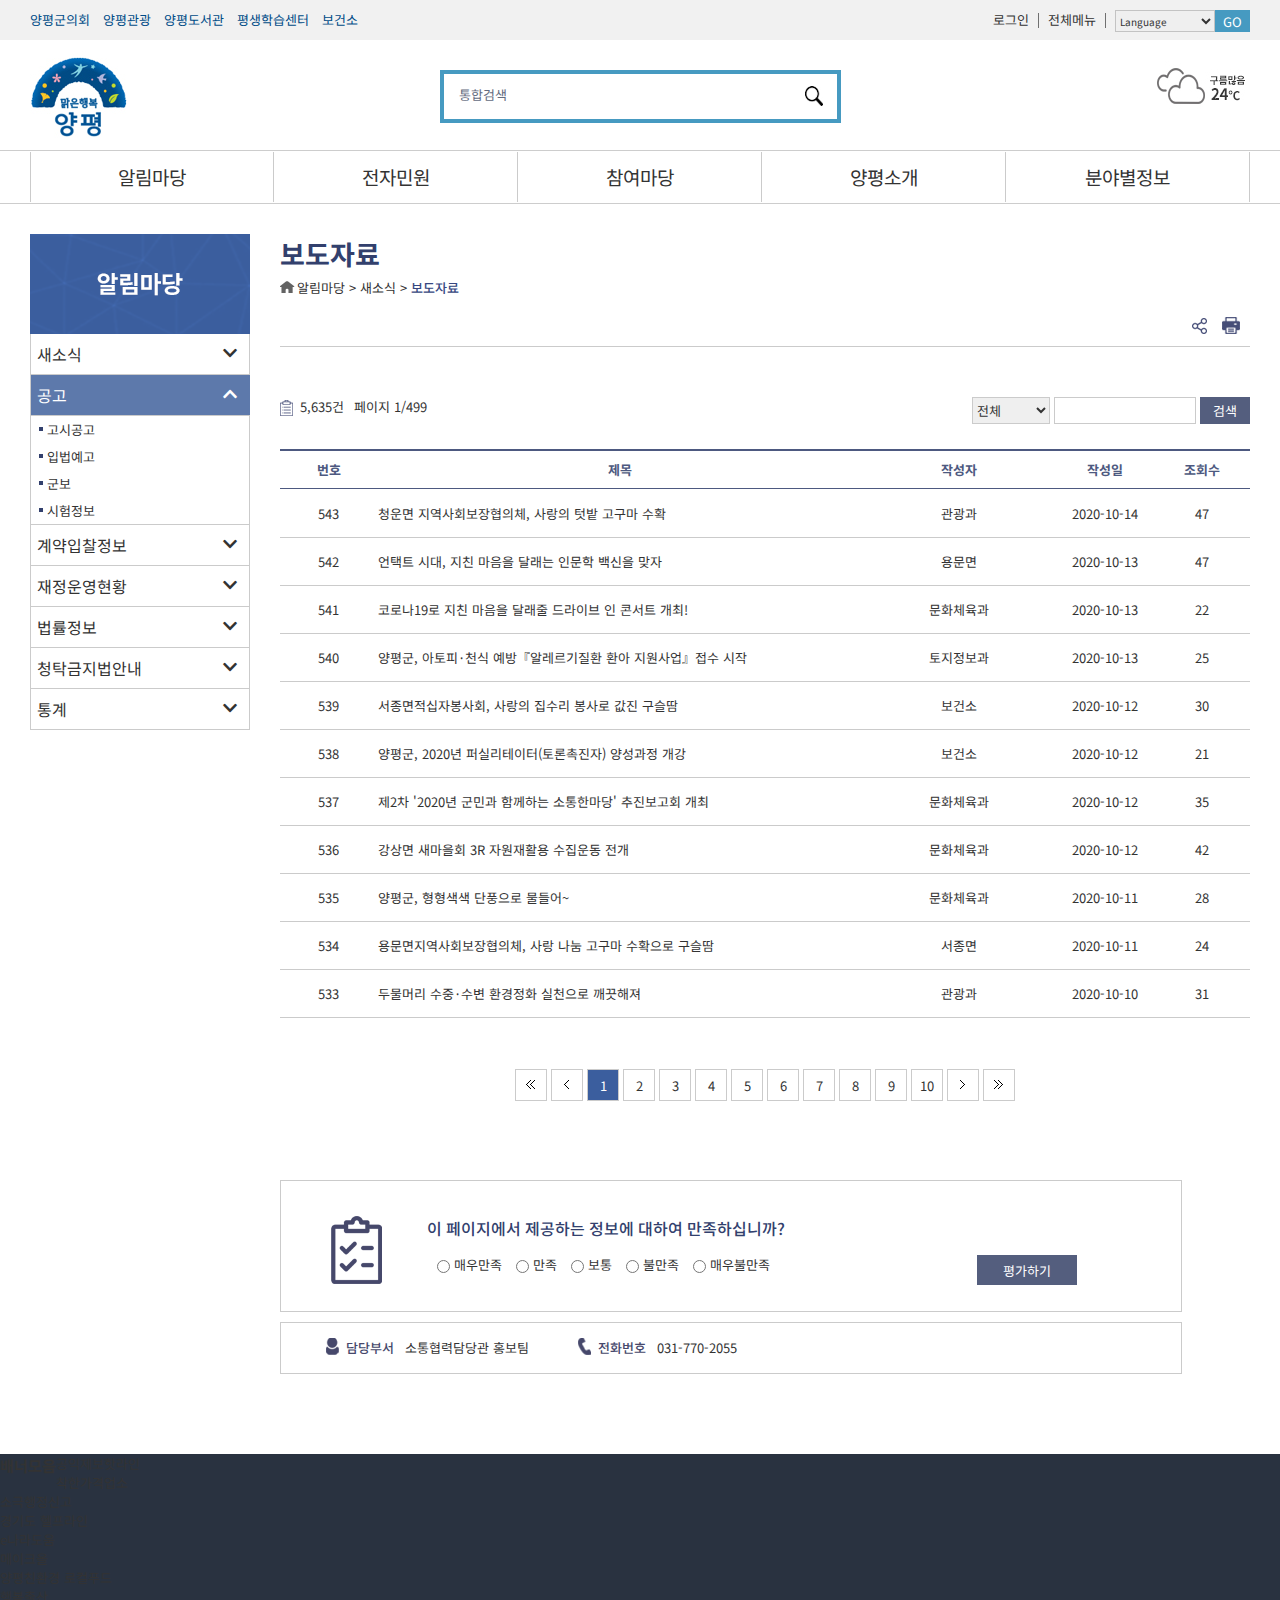
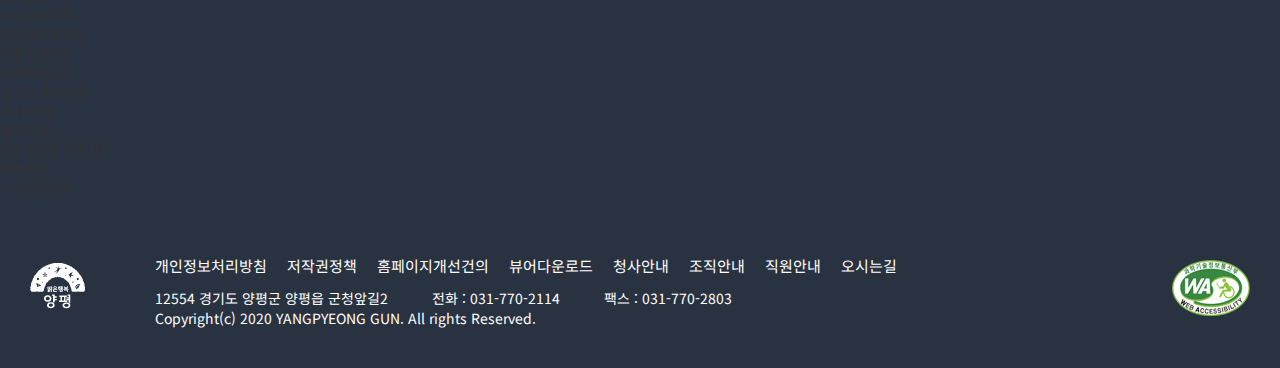
<file: web1/sub1.html>
<!DOCTYPE html PUBLIC "-//W3C//DTD XHTML 1.0 Transitional//EN" "http://www.w3.org/TR/xhtml1/DTD/xhtml1-transitional.dtd">
<html lang="ko" xml:lang="ko" xmlns="http://www.w3.org/1999/xhtml">
<head>
<meta http-equiv="Content-Type" content="text/html; charset=utf-8"/>
<meta http-equiv="X-UA-Compatible" content="IE=edge" />
<title>양평군청</title>
<meta name="robots" content="noindex, nofollow" />
<meta name="keywords" content="양평군청" />
<meta name="description" content="양평군청"/>
<meta name="author" content="양평군청"/>

<link rel="stylesheet" type="text/css" href="style/reset.css"/>
<link rel="stylesheet" type="text/css" href="style/common.css"/>
<link rel="stylesheet" type="text/css" href="style/layout.css"/>
<link rel="stylesheet" type="text/css" href="style/sub1.css"/>
<script src="https://ajax.googleapis.com/ajax/libs/jquery/3.1.1/jquery.min.js"></script>
<link rel="stylesheet" href="https://use.fontawesome.com/releases/v5.2.0/css/all.css"> 

<script>
    $(document).ready(function(){
   
        // gnb
        var bg=$('<div class="gnb-line"></div>');
            $('.header').append(bg)

    $('.gnb-deth1 > li > a').on({
        mouseenter:function(){
            $(this).css({
                'background':'#006a9b',
                'color':'#fff'
            })

            $(this).parent().children().next().css({
                'background':'#f7f7f7'
            })

            $('.gnb-deth2 , .gnb-line').stop().slideDown();
            

        },
        mouseleave:function(){
            $(this).css({
                'background':'#fff',
                'color':'#333',
                'border-bottom':'1px solid #cbcbcb'
            })
            
            $(this).parent().children().next().css({
                'background':'#fff'
            })

            $('.gnb-deth2 , .gnb-line').stop().slideUp();
            
        }
    })

    $('.gnb-deth2').on({
        mouseenter:function(){
            $(this).parent().find('>a').css({
                'background':'#006a9b',
                'color':'#fff'
            })

            $(this).css({
                'background':'#f7f7f7'
            })

            $('.gnb-deth2 , .gnb-line').stop().slideDown();
            
        },
        mouseleave:function(){
            $(this).parent().find('>a').css({
                'background':'#fff',
                'color':'#333',
                'border-bottom':'1px solid #cbcbcb'
            })

            $(this).css({
                'background':'#fff'
            })

            $('.gnb-deth2 , .gnb-line').stop().slideUp();
            
        }
    })  
    




        //lnb 
        
        $('.sub-list > li:gt(1)>.sub-deth2').hide();
        
        $('.sub-list > li > a').eq(1).css({
            'background-color':'#5d79ab',
            'color':'#fff'
        })

        $('.sub-list >li >a').on('click',function(e){
            e.preventDefault();
            
            /*슬라이드업다운 여러번 안 눌리게 거는 조건문*/

            $(this).next().stop().slideToggle(500);

            if($(this).find('i').hasClass('fa fa-chevron-up'))
            {
                console.log("확인");
                $(this).find('i').prop('class','fa fa-chevron-down')
            }else{
                $(this).find('i').prop('class','fa fa-chevron-up')
            }

            

        })


        
    })

    
</script>
</head>

<body>
<div id="skipMenu">
    <a href="#gnb">주메뉴 바로가기</a>
    <a href="#container">본문 바로가기</a>
    <a href="#footer">하단부분 바로가기</a>
</div>

<div id="wrapper">
 <!-- ================header================== -->
    <div class="header"> <!--100%-->
        <div class="header-info-wrap"> <!--100%-->
            <div class="header-info clearfix"> <!--1220px-->

                <ul class="intro-list">
                    <li><a href="#">양평군의회</a></li>
                    <li><a href="#">양평관광</a></li>
                    <li><a href="#">양평도서관</a></li>
                    <li><a href="#">평생학습센터</a></li>
                    <li><a href="#">보건소</a></li>
                </ul>

                <ul class="login-bar">
                    <li><a href="#">로그인</a></li>
                    <li><a href="#">전체메뉴</a></li>
                    <li>
                        <form method="post" action="#" name="lang">
                            <select name="lang-list" class="lang-list" title="언어별사이트선택">
                                <option value="">Language</option>
                                <option value="">English</option>
                                <option value="">Japanese</option>
                                <option value="">chinese</option>
                            </select>

                            <button class="btn-lang" title="선택사이트이동(새창)">GO</button>
                        </form>
                    </li>
                </ul>           
            </div>
        </div>




        <div class="header-intro clearfix"> <!--1220px-->
            <h1><a href="index.html"><img src="images/header/logo_intro.jpg" alt="맑은행복 양평"/></a></h1>

            <div class="search-bar">
                <form method="post" action="#" name="search-bar">
                   <label for="search" class="search-txt">통합검색</label>
                    <input type="text" id="search" title="검색어를 입력해주세요"/>

                    <input type="image" class="icon-search" src="images/header/icon_searchbar.jpg" alt="검색버튼"/>
                </form>
            </div>

            <a href="#" class="weather"><img src="images/header/weather_img.jpg" alt="날씨"/></a>
        </div>


        <div class="header-gnb-wrap"> <!--100%-->
            
            <div class="header-gnb"> <!--1220px-->
                <h2 class="skip">주메뉴</h2>

                <ul class="gnb-deth1 clearfix">
                    <li><a href="sub1.html">알림마당</a>
                        <ul class="gnb-deth2 line_l">
                            <li><a href="#">새소식</a></li>
                            <li><a href="#">고시/공고</a></li>
                            <li><a href="#">계약입찰정보</a></li>
                            <li><a href="#">재정운영현황</a></li>
                            <li><a href="#">법률정보</a></li>
                            <li><a href="#">청탁금지법 안내</a></li>
                            <li><a href="#">통계</a></li>
                        </ul>
                    </li>
                    
                    <li><a href="sub_join1.html">전자민원</a>
                        <ul class="gnb-deth2">
                            <li><a href="#">민원신청</a></li>
                            <li><a href="#">민원처리조회</a></li>
                            <li><a href="#">여권민원</a></li>
                            <li><a href="#">민원편의제도</a></li>
                            <li><a href="#">종합신고센터</a></li>
                            <li><a href="#">기타민원</a></li>
                            <li><a href="#">행정서비스헌장</a></li>
                        </ul>
                    </li>

                    <li>
                        <a href="sub_join2.html">참여마당</a>
                        <ul class="gnb-deth2">
                            <li><a href="#">자유게시판</a></li>
                            <li><a href="#">칭찬합시다</a></li>
                            <li><a href="#">정책참여</a></li>
                            <li><a href="#">민원모니터</a></li>
                            <li><a href="#">주민참여교육</a></li>
                            <li><a href="#">주민제안</a></li>
                            <li><a href="#">규제혁신</a></li>
                            <li><a href="#">적극행정/소극행정</a></li>
                            <li><a href="#">정부혁신</a></li>
                            <li><a href="#">중소기업피해신고</a></li>
                        </ul>
                    </li>

                    <li><a href="sub_join3.html">양평소개</a>
                        <ul class="gnb-deth2">
                            <li><a href="#">양평현황</a></li>
                            <li><a href="#">자매도시</a></li>
                            <li><a href="#">군정안내</a></li>
                            <li><a href="#">청사안내</a></li>
                            <li><a href="#">열린군수실</a></li>
                            <li><a href="#">역대군수</a></li>
                        </ul>
                    </li>

                    <li><a href="sub_login.html">분야별정보</a>
                        <ul class="gnb-deth2 last">
                            <li><a href="#">복지</a></li>
                            <li><a href="#">양평농업</a></li>
                            <li><a href="#">건설</a></li>
                            <li><a href="#">기업</a></li>
                            <li><a href="#">환경</a></li>
                            <li><a href="#">보건</a></li>
                            <li><a href="#">위생</a></li>
                            <li><a href="#">주거</a></li>
                            <li><a href="#">생활정보</a></li>
                        </ul>
                    </li>
                </ul>
            </div>

                
            </div>
        </div>
    </div>




<!-- ================container================= -->


    <div class="container clearfix" id="container"><!--1220px-->

        <div class="sub-left fl"><!--왼쪽 서브메뉴-->
           
            <h3 class="title"><img src="images/sub1/sub_title.png" alt="알림마당"/></h3>
            <ul class="sub-list">
                <li><a href="#">새소식<span class="gnb-con"><i class="fa fa-chevron-down" aria-hidden="true"></i></span></a>
                    <ul class="sub-deth2">
                        <li><a href="#">고시공고</a></li>
                        <li><a href="#">입법예고</a></li>
                        <li><a href="#">군보</a></li>
                        <li><a href="#">시험정보</a></li>
                    </ul>   
                </li>
                <li><a href="#" class="current-lnb1">공고<span class="gnb-con"><i class="fa fa-chevron-up" aria-hidden="true"></i></span></a>
                        <ul class="sub-deth2 on">
                            <li><a href="#">고시공고</a></li>
                            <li><a href="#">입법예고</a></li>
                            <li><a href="#">군보</a></li>
                            <li><a href="#">시험정보</a></li>
                        </ul>      
                </li>
                <li><a href="#">계약입찰정보<span class="gnb-con"><i class="fa fa-chevron-down" aria-hidden="true"></i></span></a>
                    <ul class="sub-deth2">
                            <li><a href="#">고시공고</a></li>
                            <li><a href="#">입법예고</a></li>
                            <li><a href="#">군보</a></li>
                            <li><a href="#">시험정보</a></li>
                        </ul>  
                </li>
                <li><a href="#">재정운영현황<span class="gnb-con"><i class="fa fa-chevron-down" aria-hidden="true"></i></span></a>
                    <ul class="sub-deth2">
                            <li><a href="#">고시공고</a></li>
                            <li><a href="#">입법예고</a></li>
                            <li><a href="#">군보</a></li>
                            <li><a href="#">시험정보</a></li>
                        </ul>  
                </li>
                <li><a href="#">법률정보<span class="gnb-con"><i class="fa fa-chevron-down" aria-hidden="true"></i></span></a>
                    <ul class="sub-deth2">
                            <li><a href="#">고시공고</a></li>
                            <li><a href="#">입법예고</a></li>
                            <li><a href="#">군보</a></li>
                            <li><a href="#">시험정보</a></li>
                        </ul>  
                </li>
                <li><a href="#">청탁금지법안내<span class="gnb-con"><i class="fa fa-chevron-down" aria-hidden="true"></i></span></a>
                    <ul class="sub-deth2">
                            <li><a href="#">고시공고</a></li>
                            <li><a href="#">입법예고</a></li>
                            <li><a href="#">군보</a></li>
                            <li><a href="#">시험정보</a></li>
                        </ul>  
                </li>
                <li><a href="#">통계<span class="gnb-con"><i class="fa fa-chevron-down" aria-hidden="true"></i></span></a>
                    <ul class="sub-deth2">
                            <li><a href="#">고시공고</a></li>
                            <li><a href="#">입법예고</a></li>
                            <li><a href="#">군보</a></li>
                            <li><a href="#">시험정보</a></li>
                        </ul>  
                </li>
            </ul>
        </div>

        <div class="sub-right fr clearfix"><!--오른쪽 서브메뉴-->
            <h3 class="notice-title">보도자료</h3>
            <p class="location pt5"><span class="home">알림마당 </span>&gt; 새소식 &gt; <span class="current">보도자료</span></p>

            <div class="share pb5">
                <a href="#" class="icon1"><span class="skip">공유하기</span></a>
                <a href="#" class="icon2"><span class="skip">인쇄하기</span></a>
            </div>


            <div class="board clearfix">
                <p class="fl"><span class="page pl20">5,635건</span><span class="pl10"><span class="num">페이지 1</span>/499</span></p>

                <form method="post" action="#" name="board" class="board-search fr">
                    <select name="board-sel" title="알림마당 검색분류 선택" class="select-bar">
                        <option>전체</option>
                        <option>제목</option>
                        <option>내용</option>
                        <option>작성자</option>
                        <option>작성일</option>
                    </select>
                    <input type="text" name="board-text" title="검색어입력" class="text-bar"/>
                    <button class="btn-search">검색</button>
                </form>
            </div>

            <div class="table mt25">
                <table summary="번호,제목,작성자,작성일,조회수가 나와있는 알림마당의 보도자료 게시판입니다">
                    <caption class="skip">보도자료 게시판</caption>
                    <colgroup>
                        <col width="10%"/>
                        <col width="*%"/>
                        <col width="20%"/>
                        <col width="10%"/>
                        <col width="10%"/>
                    </colgroup>

                    <thead>
                        <tr>
                            <th scope="col">번호</th>
                            <th scope="col">제목</th>
                            <th scope="col">작성자</th>
                            <th scope="col">작성일</th>
                            <th scope="col">조회수</th>
                        </tr>
                    </thead>

                    <tbody>
                        <tr>
                            <td>543</td>
                            <td class="td-left"><a href="#">청운면 지역사회보장협의체, 사랑의 텃밭 고구마 수확</a></td>
                            <td>관광과</td>
                            <td>2020-10-14</td>
                            <td>47</td>
                        </tr>
                        <tr>
                            <td>542</td>
                            <td class="td-left"><a href="#">언택트 시대, 지친 마음을 달래는 인문학 백신을 맞자</a></td>
                            <td>용문면</td>
                            <td>2020-10-13</td>
                            <td>47</td>
                        </tr>
                        <tr>
                            <td>541</td>
                            <td class="td-left"><a href="#">코로나19로 지친 마음을 달래줄 드라이브 인 콘서트 개최!</a></td>
                            <td>문화체육과</td>
                            <td>2020-10-13</td>
                            <td>22</td>
                        </tr>
                        <tr>
                            <td>540</td>
                            <td class="td-left"><a href="#">양평군, 아토피·천식 예방『알레르기질환 환아 지원사업』접수 시작</a></td>
                            <td>토지정보과</td>
                            <td>2020-10-13</td>
                            <td>25</td>
                        </tr>
                        <tr>
                            <td>539</td>
                            <td class="td-left"><a href="#">서종면적십자봉사회, 사랑의 집수리 봉사로 값진 구슬땀</a></td>
                            <td>보건소</td>
                            <td>2020-10-12</td>
                            <td>30</td>
                        </tr>
                        <tr>
                            <td>538</td>
                            <td class="td-left"><a href="#">양평군, 2020년 퍼실리테이터(토론촉진자) 양성과정 개강</a></td>
                            <td>보건소</td>
                            <td>2020-10-12</td>
                            <td>21</td>
                        </tr>
                        <tr>
                            <td>537</td>
                            <td class="td-left"><a href="#">제2차 '2020년 군민과 함께하는 소통한마당' 추진보고회 개최</a></td>
                            <td>문화체육과</td>
                            <td>2020-10-12</td>
                            <td>35</td>
                        </tr>
                        <tr>
                            <td>536</td>
                            <td class="td-left"><a href="#">강상면 새마을회 3R 자원재활용 수집운동 전개</a></td>
                            <td>문화체육과</td>
                            <td>2020-10-12</td>
                            <td>42</td>
                        </tr>
                        <tr>
                            <td>535</td>
                            <td class="td-left"><a href="#">양평군, 형형색색 단풍으로 물들어~</a></td>
                            <td>문화체육과</td>
                            <td>2020-10-11</td>
                            <td>28</td>
                        </tr>
                        <tr>
                            <td>534</td>
                            <td class="td-left"><a href="#">용문면지역사회보장협의체, 사랑 나눔 고구마 수확으로 구슬땀</a></td>
                            <td>서종면</td>
                            <td>2020-10-11</td>
                            <td>24</td>
                        </tr>
                        <tr>
                            <td>533</td>
                            <td class="td-left"><a href="#">두물머리 수중·수변 환경정화 실천으로 깨끗해져</a></td>
                            <td>관광과</td>
                            <td>2020-10-10</td>
                            <td>31</td>
                        </tr>

                    </tbody>
                </table>
            </div>

            <ul class="page-num">
                <li><a href="#" class="btn-page1"><span class="skip">처음페이지로이동</span></a></li>
                <li><a href="#" class="btn-page2"><span class="skip">이전페이지로이동</span></a></li>
                <li><a href="#"><span class="now">1</span></a></li>
                <li><a href="#" class="page-list">2</a></li>
                <li><a href="#" class="page-list">3</a></li>
                <li><a href="#" class="page-list">4</a></li>
                <li><a href="#" class="page-list">5</a></li>
                <li><a href="#" class="page-list">6</a></li>
                <li><a href="#" class="page-list">7</a></li>
                <li><a href="#" class="page-list">8</a></li>
                <li><a href="#" class="page-list">9</a></li>
                <li><a href="#" class="page-list">10</a></li>
                <li><a href="#" class="btn-page3"><span class="skip">다음페이지로이동</span></a></li>
                <li><a href="#" class="btn-page4"><span class="skip">마지막페이지로이동</span></a></li>
            </ul>

            <div class="research-box clearfix">
                <div class="research-wrap clearfix">
                    <span class="fl pr45"><img src="images/sub1/icon_research.png" alt="설문조사 아이콘"/></span>
                    <form method="post" action="#" name="research" class="research fl clearfix">
                         <p class="pb15">이 페이지에서 제공하는 정보에 대하여 만족하십니까?</p>
                    
                        <input type="radio" id="check1" name="check"/>
                        <label for="check1">매우만족</label>
                        <input type="radio" id="check2" name="check"/>
                        <label for="check2">만족</label>
                        <input type="radio" id="check3" name="check"/>
                        <label for="check3">보통</label>
                        <input type="radio" id="check4" name="check"/>
                        <label for="check4">불만족</label>
                        <input type="radio" id="check5" name="check"/>
                        <label for="check5">매우불만족</label>

                        <button class="btn-res fr">평가하기</button>
                    </form>
                </div>

               
            </div>

            <div class="department">
                <span class="dep-wrap"><span class="tel1">담당부서</span>  소통협력담당관 홍보팀</span>
                <span class="dep-wrap"><span class="tel2">전화번호</span>  031-770-2055</span>

            </div>
            
        </div>
    </div>


    <div class="footer-wrap" id="footer"><!--100%-->
        
        <div class="banner-wrap"><!--100%-->
            <div class="banner clearfix"><!--1220px-->
                <h3 class="fl">배너모음</h3>


                <div class="banner-zone">
                    <ul class="banner-list clearfix">
                        <li><a href="#">공익제보핫라인</a></li>
                        <li><a href="#">착한가격업소</a></li>
                        <li><a href="#">소극행정신고</a></li>
                        <li><a href="#">경기도 헬프라인</a></li>
                        <li><a href="#">e나라도움</a></li>
                        <li><a href="#">메이크올</a></li>
                        <li><a href="#">양평친환경 로컬푸드</a></li>
                        <li><a href="#">행복출산</a></li>
                        <li><a href="#">내고장알리미</a></li>
                        <li><a href="#">공익제보핫라인</a></li>
                        <li><a href="#">착한가격업소</a></li>
                        <li><a href="#">소극행정신고</a></li>
                        <li><a href="#">경기도 헬프라인</a></li>
                        <li><a href="#">e나라도움</a></li>
                        <li><a href="#">메이크올</a></li>
                        <li><a href="#">양평친환경 로컬푸드</a></li>
                        <li><a href="#">행복출산</a></li>
                        <li><a href="#">내고장알리미</a></li>
                    </ul>
                </div>
                
                <div class="btn-banner">
                    <a href="#" class="btn-banner-prev"><span class="skip">이전버튼</span></a>
                    <a href="#" class="btn-banner-next"><span class="skip">다음버튼</span></a>
                </div>
            </div>
        </div>            

        <div class="footer-bar-wrap"> <!--100%-->
            <div class="footer clearfix"><!--1220px-->

                <p class="footer-logo fl"><img src="images/footer/footer_logo01.png" alt="맑은행복 양평"/></p>

                    <div class="link-wrap fl">
                        <ul class="footer-link clearfix">
                            <li><a href="#">개인정보처리방침</a></li>
                            <li><a href="#">저작권정책</a></li>
                            <li><a href="#">홈페이지개선건의</a></li>
                            <li><a href="#">뷰어다운로드</a></li>
                            <li><a href="#">청사안내</a></li>
                            <li><a href="#">조직안내</a></li>
                            <li><a href="#">직원안내</a></li>
                            <li><a href="#">오시는길</a></li>
                        </ul>


                        <address>
                            <span>12554 경기도 양평군 양평읍 군청앞길2</span>
                            <span>전화 : 031-770-2114</span>
                            <span>팩스 : 031-770-2803</span>
                        </address>      

                        <p class="copy">Copyright(c) 2020 YANGPYEONG GUN. All rights Reserved.</p>
                    </div>

                <div class="wa-logo fr"><img src="images/footer/footer_logo02.png" alt="과학기술정보통신부 WEB ACCESSIBILITY"/></div>
            </div>                
      </div>  
 </div>



</div>
</body>

</html>
</file>
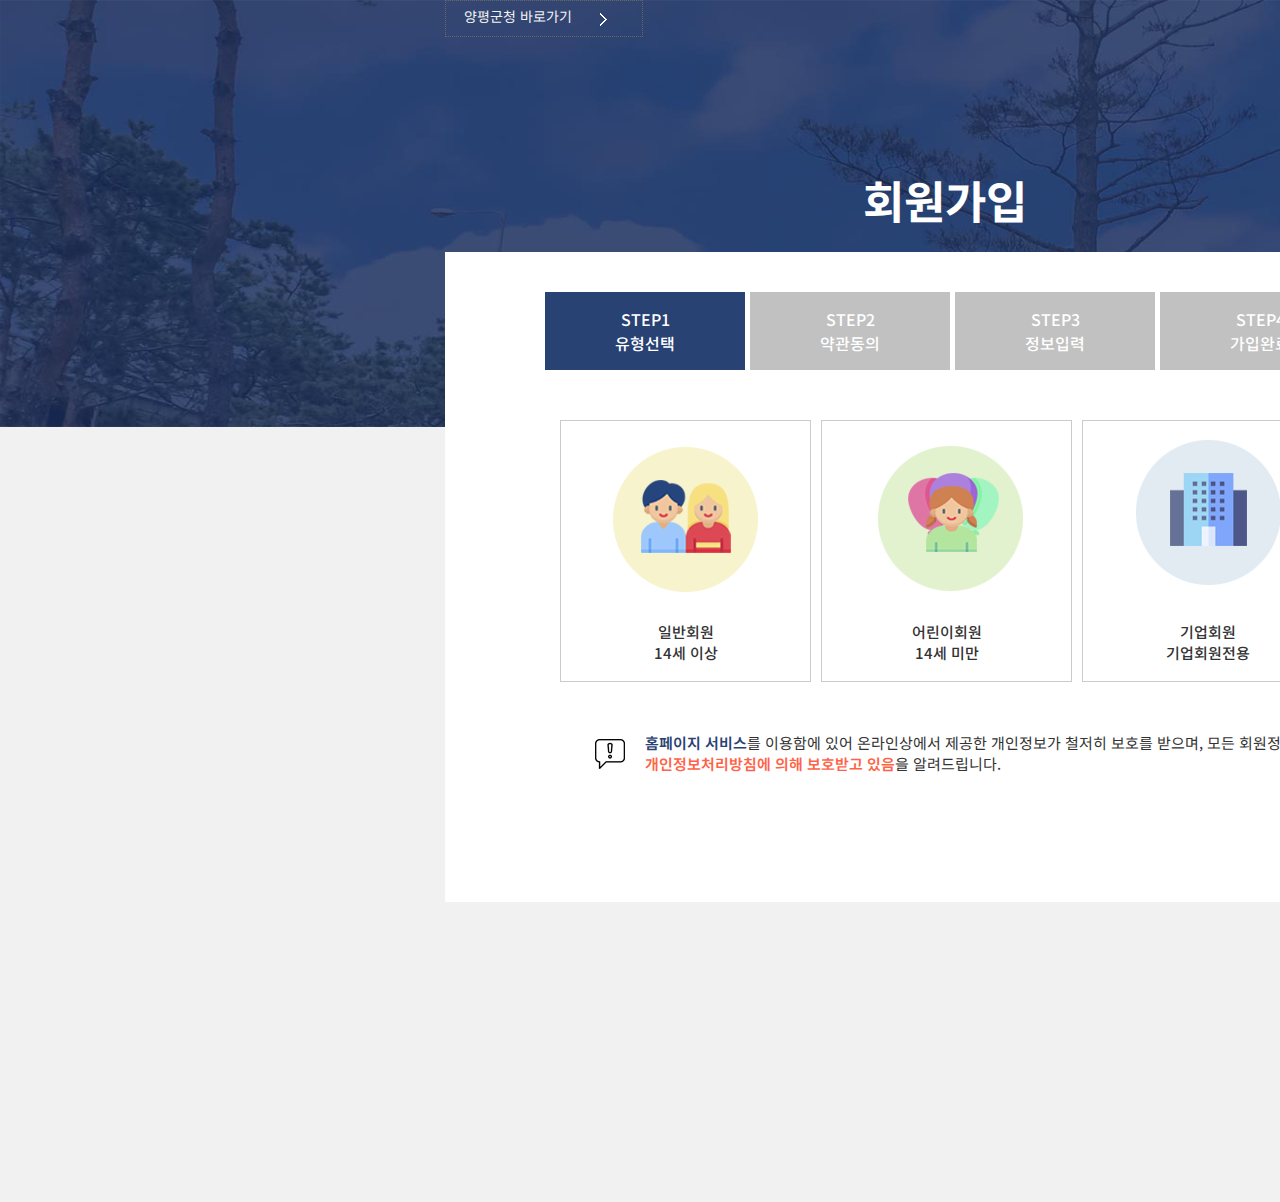
<file: web1/sub_join1.html>
<!DOCTYPE html PUBLIC "-//W3C//DTD XHTML 1.0 Transitional//EN" "http://www.w3.org/TR/xhtml1/DTD/xhtml1-transitional.dtd">
<html lang="ko" xml:lang="ko" xmlns="http://www.w3.org/1999/xhtml">
<head>
<meta http-equiv="Content-Type" content="text/html; charset=utf-8"/>
<meta http-equiv="X-UA-Compatible" content="IE=edge" />
<title>회원가입-유형선택</title>
<meta name="robots" content="noindex, nofollow" />
<meta name="keywords" content="양평군청 회원가입" />
<meta name="description" content="양평군청 회원가입"/>
<meta name="author" content="양평군청 회원가입"/>
<script src="https://ajax.googleapis.com/ajax/libs/jquery/1.12.4/jquery.min.js"></script>

<link rel="stylesheet" type="text/css" href="style/reset.css"/>
<link rel="stylesheet" type="text/css" href="style/common.css"/>
<link rel="stylesheet" type="text/css" href="style/sub_join1.css"/>
<script type="text/javascript" src="js/main.js"></script>



</head>

<body>
    <div class="wrapper">
        <div class="membership-wrap">
            <div class="membership"> 

                <div class="quick-banner">
                   <a href="index.html">양평군청 바로가기</a>
                </div>

                <h3 class="membership-title">회원가입</h3>

                <div class="membership-box">
                    <ul class="member-step clearfix">
                        <li class="current-step">STEP1 <br/> 유형선택</li>
                        <li>STEP2 <br/> 약관동의</li>
                        <li>STEP3 <br/> 정보입력</li>
                        <li>STEP4 <br/> 가입완료</li>
                    </ul>
                        

                    <div class="type-box">
                        <ul class="join-type clearfix ml5">
                            <li class="icon-join1"><a href="sub_join2.html">일반회원 <br/> 14세 이상</a></li>
                            <li class="icon-join2"><a href="sub_join2.html">어린이회원 <br/> 14세 미만</a></li>
                            <li class="icon-join3"><a href="sub_join2.html">기업회원 <br/>기업회원전용</a></li>
                        </ul>
                    </div>

                    <p class="join-notice"><span class="not-txt">홈페이지 서비스</span>를 이용함에 있어 온라인상에서 제공한 
                        개인정보가 철저히 보호를 받으며, 모든 회원정보는<br/> 
                        <span>개인정보처리방침에 의해 보호받고 있음</span>을 알려드립니다.
                    </p>
               </div>             
           </div>  
        </div> 
    </div>
</body>

</html>
</file>
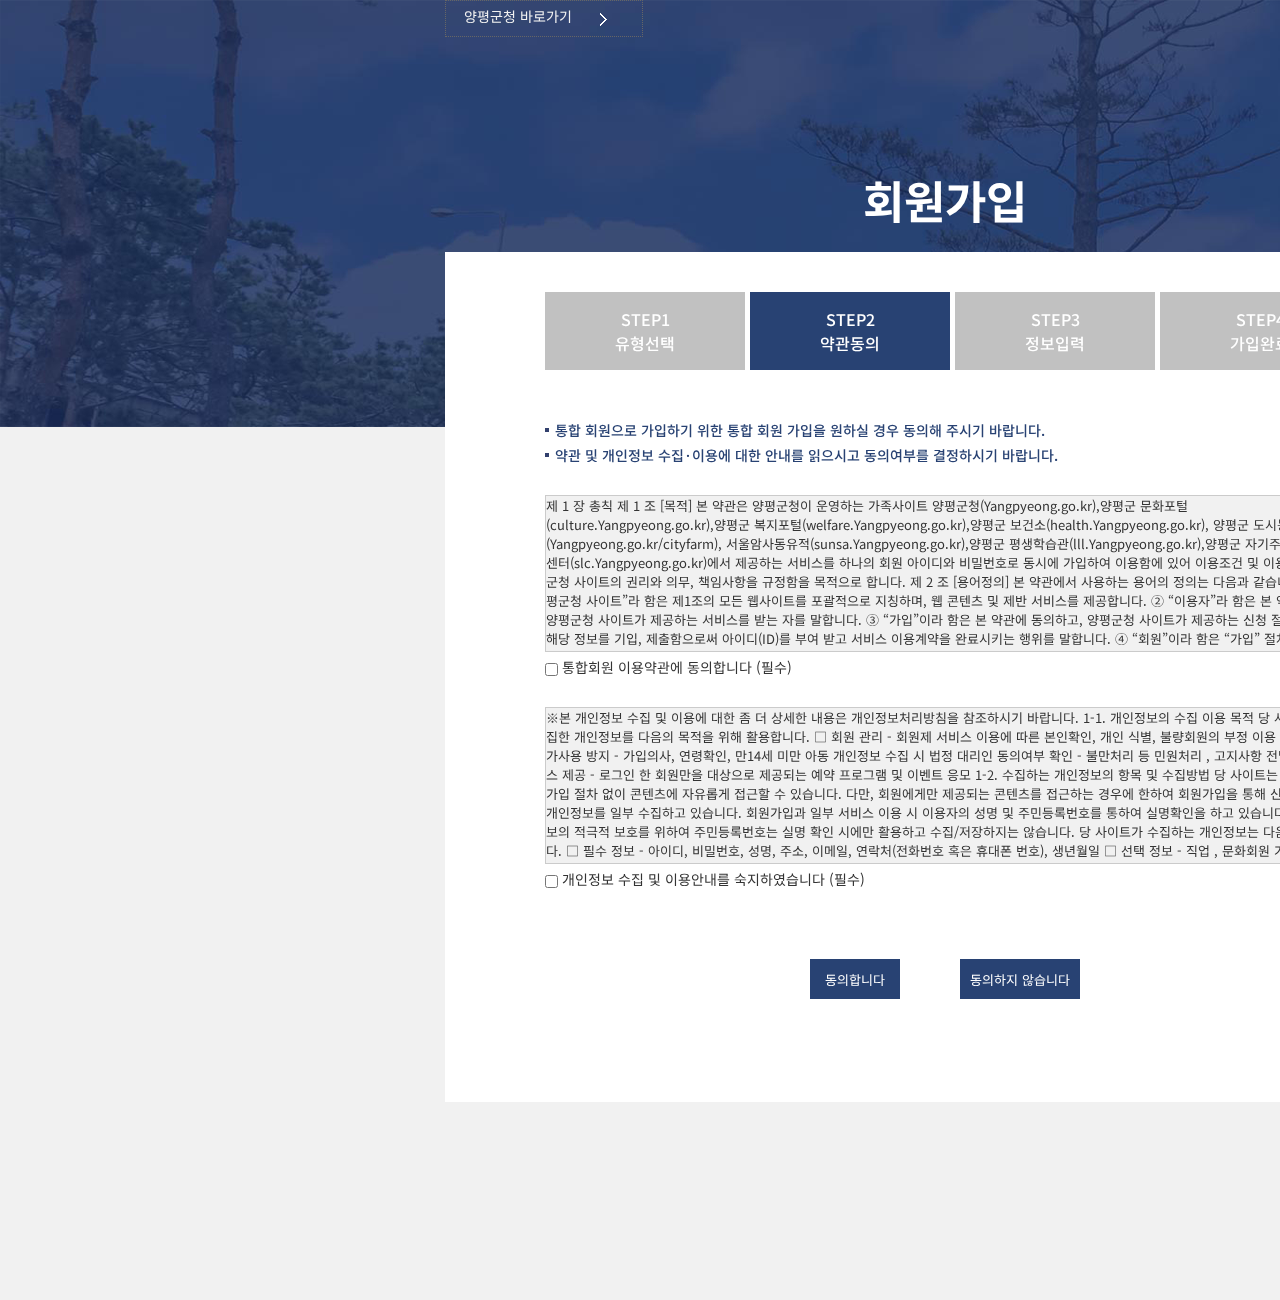
<file: web1/sub_join2.html>
<!DOCTYPE html PUBLIC "-//W3C//DTD XHTML 1.0 Transitional//EN" "http://www.w3.org/TR/xhtml1/DTD/xhtml1-transitional.dtd">
<html lang="ko" xml:lang="ko" xmlns="http://www.w3.org/1999/xhtml">
<head>
<meta http-equiv="Content-Type" content="text/html; charset=utf-8"/>
<meta http-equiv="X-UA-Compatible" content="IE=edge" />
<title>회원가입-약관동의</title>
<meta name="robots" content="noindex, nofollow" />
<meta name="keywords" content="양평군청" />
<meta name="description" content="양평군청"/>
<meta name="author" content="양평군청"/>

<link rel="stylesheet" type="text/css" href="style/reset.css"/>
<link rel="stylesheet" type="text/css" href="style/common.css"/>
<link rel="stylesheet" type="text/css" href="style/sub_join2.css"/>

</head>

<body>
    <div class="wrapper">
        <div class="membership-wrap">
            <div class="membership"> 

                <div class="quick-banner">
                    <a href="index.html">양평군청 바로가기</a>
                </div>

                <h3 class="membership-title">회원가입</h3>

                <div class="membership-box">
                    <ul class="member-step clearfix">
                        <li>STEP1 <br/> 유형선택</li>
                        <li class="current-step">STEP2 <br/> 약관동의</li>
                        <li>STEP3 <br/> 정보입력</li>
                        <li>STEP4 <br/> 가입완료</li>
                    </ul>

                    <div class="chk-list">
                        <p class="pb5">통합 회원으로 가입하기 위한 통합 회원 가입을 원하실 경우 동의해 주시기 바랍니다.</p>
                        <p>약관 및 개인정보 수집·이용에 대한 안내를 읽으시고 동의여부를 결정하시기 바랍니다.</p>
                    </div>

                    <div class="agree-box">

                        <div class="box1">
                           제 1 장 총칙

                                제 1 조 [목적]
                                본 약관은 양평군청이 운영하는 가족사이트 양평군청(Yangpyeong.go.kr),양평군 문화포털(culture.Yangpyeong.go.kr),양평군 복지포털(welfare.Yangpyeong.go.kr),양평군 보건소(health.Yangpyeong.go.kr),
                                양평군 도시농업포털 (Yangpyeong.go.kr/cityfarm), 서울암사동유적(sunsa.Yangpyeong.go.kr),양평군 평생학습관(lll.Yangpyeong.go.kr),양평군 자기주도학습지원센터(slc.Yangpyeong.go.kr)에서 제공하는 
                                서비스를 하나의 회원 아이디와 비밀번호로 동시에 가입하여  이용함에 있어 이용조건 및 이용자와 양평군청 사이트의 권리와 의무, 책임사항을 규정함을 목적으로 합니다.
                                
                                제 2 조 [용어정의]
                                본 약관에서 사용하는 용어의 정의는 다음과 같습니다.
                                 ① “양평군청 사이트”라 함은 제1조의 모든 웹사이트를 포괄적으로 지칭하며, 웹 콘텐츠 및 제반 서비스를 제공합니다.
                                 ② “이용자”라 함은 본 약관에 따라 양평군청 사이트가 제공하는 서비스를 받는 자를 말합니다.
                                 ③ “가입”이라 함은 본 약관에 동의하고, 양평군청 사이트가 제공하는 신청 절차에 따라 해당 정보를 기입, 제출함으로써 아이디(ID)를 부여 받고 서비스 이용계약을 완료시키는 행위를 말합니다.
                                 ④ “회원”이라 함은 “가입” 절차를 완료한 “이용자”로서 하나의 아이디(ID)를 이용하여 양평군청 사이트의 정보를 지속적으로 제공받으며 각 사이트가 제공하는 서비스를 지속적으로 이용할 수 있는 자를 말합니다.
                                 ⑤ “아이디(ID)”라 함은 “통합회원”의 식별과 서비스이용을 위하여 “통합회원”이 정하고 강동구청이 승인하는 문자 또는 숫자의 조합을 말합니다.
                                 ⑥ “비밀번호(PASSWORD)”라 함은 “통합회원”이 부여받은 “아이디(ID)”와 일치되는 “통합회원”임을 확인하고 비밀보호를 위해 “통합회원” 자신이 정한 문자 또는 숫자의 조합을 말합니다.
                                 ⑦ “휴면 아이디”라 함은 “강동구청 사이트”에 2년이상 로그인하지 않은 “통합회원”의 “아이디(ID)”로 재사용(로그인)시 본 약관에 대한 재동의 절차를 거쳐 양평군청 사이트의 서비스를 제공받을 수 있습니다.
                                 ⑧ “탈퇴”라 함은  회원이 자발적 의사결정에 의해 이용계약을 종료 시키는 행위 또는 “휴면 아이디” 상태가 장기간 유지되어 양평군청 사이트 관리자에 의해 이용계약이 종료되는 행위를 말합니다.
                                 ⑨ 본 약관에서 정의하지 않은 용어는 개별서비스에 대한 별도 약관 및 이용규정에서 정의합니다.
                                
                                제 3 조 [약관의 효력과 개정]
                                 ① 양평군청 사이트는 귀하가 본 약관 내용에 동의하는 경우,  양평군청 사이트의 서비스 제공 행위 및 귀하의 서비스 사용 행위에 본 약관이 우선적으로 적용됩니다. 
                                 ② 양평군청 사이트는 본 약관을 사전 고지 없이 변경할 수 있으며, 변경된 약관은 양평군청 사이트 내에 공지하거나 e-mail을 통해 회원에게 공지하며, 공지와 동시에 그 효력이 발생됩니다. 이용자가 변경된 약관에 동의하지 않는 경우, 이용자는 본인의 회원등록을 취소(회원탈퇴)할 수 있으며 계속 사용의 경우는 약관 변경에 대한 동의로 간주됩니다. 
                                 ③ 양평군청 사이트는 표준개인정보보호지침 제64조(개인정보파일 보유기간의 산정) 제③항에 따라 2년을 주기로 약관에 대한 재 동의를 요구할 수 있습니다. 재 동의하지 않을 경우 양평군청 사이트의 이용이 제한될 수 있으며, 이 경우 회원등록 취소(회원탈퇴)로 간주됩니다.
                                
                                제 4 조 [약관 외 준칙]
                                 ① 본 약관에 명시되지 않은 사항은 전자정부법, 개인정보보호법, 전기통신사업법, 정보통신망법, 정보통신에 관한 심의규정, 저작권법 및 기타 관련 법령의 규정에 의합니다.
                                
                                
                                제 2 장 서비스 제공 및 이용
                                제 5 조 [이용 계약의 성립]
                                 ① 이용계약은 신청자가 온라인으로 양평군청 사이트에서 제공하는 소정의 가입신청 양식에서 요구하는 사항을 기록하여 가입을 완료하는 것으로 성립됩니다.
                                 ② 양평군청 사이트는 다음 각 호에 해당하는 이용계약에 대하여는 가입을 취소할 수 있습니다.
                                  1. 다른 사람의 명의를 사용하여 신청하였을 때
                                  2. 이용 계약 신청서의 내용을 허위로 기재하였거나 허위서류를 첨부하여 신청하였을 때
                                  3. 사회의 안녕 질서 혹은 미풍양속을 저해할 목적으로 신청하였을 때
                                  4. 다른 사람의 양평군청 사이트 서비스 이용을 방해하거나 그 정보를 도용하는 등의 행위를 하였을 때
                                  5. 양평군청 사이트를 이용하여 법령과 본 약관이 금지하는 행위를 하는 경우
                                  6. 타인의 명예를 손상시키거나 불이익을 주는 행위를 한 경우
                                  7. 서비스의 안정적 운영을 방해할 목적으로 다량의 정보를 전송하거나 광고성 정보를 전송하는 경우
                                  8. 정보통신 설비의 오작동이나 정보 등의 파괴를 유발시키는 컴퓨터바이러스 프로그램을 유포하는 경우
                                  9. 양평군청 또는 다른 회원이나 제3자의 지적재산권을 침해하는 경우
                                  10. 타인의 개인정보, 이용자 ID 및 비밀번호를 부정하게 사용하는 경우
                                  11. 부정한 방법에 의한 포인트 쌓기 등 강동구청이 제공하는 서비스를 부정하게 이용하는 경우
                                  12. 기타 관련법령에 위반된다고 판단되거나 양평군청 사이트가 정한 이용신청요건이 미비 되었을 경우 
                                 ③ 양평군청 사이트는 다음 각 항에 해당하는 경우 그 사유가 해소될 때까지 이용계약 성립을 유보할 수 있습니다.
                                   1. 서비스 관련 제반 용량이 부족한 경우
                                   2. 기술상 장애 사유가 있는 경우
                                
                                제 6 조 [개인정보의 보호 및 사용]
                                 ① 회원의 개인정보에 대해서는 양평군청 사이트의 개인정보처리방침이 적용됩니다.
                                 ② 양평군청 사이트의 회원 정보는 다음과 같이 수집, 사용, 관리, 보호됩니다.
                                  1. 개인정보의 수집 : 양평군청 사이트는 회원 가입시와 개별 서비스별 요청에 대해 귀하가 제공하는 정보를 통하여 귀하에 관한 정보를 수집합니다. 
                                  2. 개인정보의 사용 : 양평군청 사이트는 서비스 제공과 관련해서 수집된 회원의 신상정보를 본인의 승낙 없이 제3자에게 누설, 배포하지 않습니다. 단, 법률의 규정에 의해 국가기관의 요구가 있는 경우, 범죄에 대한 수사상의 목적이 있거나 방송통신심의위원회의 요청이 있는 경우 또는 기타 관계법령에서 정한 절차에 따른 요청이 있는 경우, 귀하가 양평군청 사이트에 제공한 개인정보를 스스로 공개한 경우에는 그러하지 않습니다.
                                  3. 개인정보의 관리 : 귀하는 개인정보의 보호 및 관리를 위하여 서비스의 개인정보관리에서 수시로 귀하의 개인정보를 수정/삭제할 수 있습니다. 양평군청 사이트로부터 수신되는 정보 중 불필요하다고 생각되는 부분도 변경/조정할 수 있습니다.
                                  4. 개인정보의 보호 : 귀하의 개인정보는 오직 귀하만이 열람/수정/삭제 할 수 있으며,  이는 전적으로 귀하의 ID와 비밀번호에 의해 관리되고 있습니다. 따라서 타인에게 본인의 ID와 비밀번호를 알려주어서는 아니 되며, 작업 종료 시에는 반드시 로그아웃 해주시고, 웹 브라우저의 창을 닫아주시기 바랍니다. (이는 타인과 컴퓨터를 공유하는 인터넷 카페나 도서관 같은 공공장소에서 컴퓨터를 사용하는 경우에 귀하의 정보의 보호를 위하여 필요한 사항입니다.)
                                 ③ 회원이 양평군청 사이트에 본 약관에 따라 이용신청을 하는 것은 양평군청 사이트가 본 약관에 따라 신청서에 기재된 회원정보를 수집, 이용하는 것에 동의하는 것으로 간주됩니다.
                                
                                제 7 조[사용자의 정보 보안]
                                 ① 가입 신청자가 양평군청 사이트 서비스 가입 절차를 완료하는 순간부터 귀하는 입력한 정보의 비밀을 유지할 책임이 있으며, 회원의 ID와 비밀번호를 사용하여 발생하는 모든 결과에 대한 책임은 회원본인에게 있습니다.
                                 ② ID와 비밀번호에 관한 모든 관리의 책임은 회원에게 있으며, 회원의 ID나 비밀번호가 부정하게 사용되었다는 사실을 발견한 경우에는 즉시 양평군청 사이트에 신고하여야 합니다. 신고를 하지 않음으로 인한 모든 책임은 회원 본인에게 있습니다.
                                 ③ 이용자는 양평군청 사이트 서비스의 사용 종료 시마다 정확히 접속을 종료하도록 해야 하며, 정확히 종료하지 아니함으로써 제3자가 귀하에 관한 정보를 이용하게 되는 등의 결과로 인해 발생하는 손해 및 손실에 대하여 양평군청 사이트는 책임을 부담하지 아니합니다.
                                                             
                                제 8 조 [서비스 이용시간]
                                 ① 서비스 이용시간은 양평군청 사이트의 업무상 또는 기술상 특별한 지장이 없는 한 연중무휴, 1일 24시간을 원칙으로 합니다.
                                 ② 제1항의 이용시간은 정기점검 등의 필요로 인하여 양평군청 사이트가 정한 날 또는 시간은 예외로 합니다.
                                
                                제 9 조 [서비스의 중지]
                                 ① 양평군청 사이트는 이용자가 본 약관의 내용에 위배되는 행동을 한 경우,  임의로 서비스 사용을 제한 및 중지할 수 있습니다.  이 경우 양평군청 사이트는 위 이용자의 접속을 금지할 수 있습니다.
                                 ② 귀하가 제공하는 정보의 내용이 허위(차명, 비실명 등)인 것으로 판명되거나, 그러하다고 의심할 만한 합리적인 사유가 발생할 경우 양평군청 사이트는 귀하의 본 서비스 사용을 일부 또는 전부 중지할 수 있으며, 이로 인해 발생하는 불이익에 대해 책임을 부담하지 아니합니다.
                                
                                제 10 조 [서비스의 변경 및 해지]
                                 ① 양평군청 사이트에 2년 이상 로그인 하지 않은 경우 해당 이용자 아이디(ID)에 대해서는 자동 휴면 아이디(ID) 처리되며, 로그인 시 약정에 대한 재동의 후 사용이 가능합니다.
                                 ② 양평군청 사이트에 4년 이상 로그인 하지 않은 경우 해당 이용자 아이디(ID)에 대해서는 안내 메일 발송 또는 양평군청 사이트내 공지 후 1주일간의 통지 기간을 거쳐 서비스 계약을 종료(탈퇴)할 수 있습니다.
                                
                                제 11 조 [게시물의 저작권]
                                 ① 귀하가 게시한 게시물의 내용에 대한 권리는 귀하에게 있습니다.
                                 ② 양평군청 사이트는 게시된 내용을 사전 통지 없이 편집, 이동 할 수 있는 권리를 보유하며, 다음의 경우 사전 통지 없이 삭제할 수 있습니다.
                                 1. 본 서비스 약관에 위배되거나 상용 또는 불법, 음란, 저속하다고 판단되는 게시물을 게시한 경우
                                 2. 다른 회원 또는 제 3자를 비방하거나 중상모략으로 명예를 손상시키는 내용인 경우
                                 3. 공공질서 및 미풍양속에 위반되는 내용인 경우
                                 4. 범죄적 행위에 결부된다고 인정되는 내용일 경우
                                 5. 제3자의 저작권 등 기타 권리를 침해하는 내용인 경우
                                 6. 탈퇴자가 게시한 게시물
                                 7. 기타 관계 법령에 위배되는 경우
                                ③ 귀하의 게시물이 타인의 저작권을 침해함으로써 발생하는 민, 형사상의 책임은 전적으로 귀하가 부담하여야 합니다.
                                ④ 양평군청이 게시한 게시물은 명시적으로 승인한 경우를 제외하고는 변경, 상업적 이용 행위를 할 수 없으며, 제3자로 하여금 이와 같은 행위를 하도록 허락할 수 없습니다.
                                
                                제 3 장 의무 및 책임
                                제 12 조  양평군청 사이트의 의무]
                                 ① 양평군청 사이트는 안정적 서비스를 제공하기 위해 노력할 의무가 있습니다.
                                 ② 양평군청 사이트는 회원의 개인 신상 정보를 본인의 승낙 없이 타인에게 누설, 배포하지 않습니다. 다만, 전기통신관련법령 등 관계법령에 의하여 관계 국가기관 등의 요구가 있는 경우에는 그러하지 아니합니다.
                                 ③ 양평군청 사이트는 이용자가 안전하게 양평군청 사이트 서비스를 이용할 수 있도록 이용자의 개인정보 (신용정보 포함) 보호를 위한 보안시스템을 갖추어야 합니다.
                                
                                제 13조 [회원의 의무]
                                 ① 회원 가입 시에 요구되는 정보는 정확하게 기입하여야 합니다. 또한 이미 제공된 귀하에 대한 정보가 정확한 정보가 되도록 유지, 갱신하여야 하며, 회원은 자신의 ID 및 비밀번호를 제3자에게 이용하게 해서는 안 됩니다.
                                 ② 회원은 양평군청 사이트의 사전 승낙 없이 서비스를 이용하여 어떠한 영리 행위도 할 수 없습니다.
                                 ③ 회원은 양평군청 사이트 서비스를 이용하여 얻은 정보를 양평군청 사이트의 사전승낙 없이 복사, 복제, 변경, 번역, 출판·방송 기타의 방법으로 사용하거나 이를 타인에게 제공할 수 없습니다.
                                 ④ 회원은 양평군청 사이트 서비스 이용과 관련하여 다음 각 호의 행위를 하여서는 안 됩니다.
                                 1. 다른 회원의 ID를 부정 사용하는 행위
                                 2. 범죄행위를 목적으로 하거나 기타 범죄행위와 관련된 행위
                                 3. 선량한 풍속, 기타 사회질서를 해하는 행위
                                 4. 타인의 명예를 훼손하거나 모욕하는 행위
                                 5. 타인의 지적재산권 등의 권리를 침해하는 행위
                                 6. 해킹행위 또는 컴퓨터바이러스의 유포행위
                                 7. 타인의 의사에 반하여 광고성 정보 등 일정한 내용을 지속적으로 전송하는 행위
                                 8. 서비스의 안전적인 운영에 지장을 주거나 줄 우려가 있는 일체의 행위
                                 9. 양평군청 사이트에 게시된 정보의 변경.
                                 10. 기타 불법적이거나 부당한 행위
                                
                                제4장  기 타
                                제 14 조 [양도금지]
                                회원이 서비스의 이용권한, 기타 이용계약 상 지위를 타인에게 양도, 증여할 수 없습니다.
                                
                                제 15 조 [손해배상]
                                 ① 양평군청 사이트는 무료로 제공되는 서비스와 관련하여 회원에게 어떠한 손해가 발생하더라도 양평군청 사이트가 고의로 행한 범죄행위를 제외하고 이에 대하여 책임을 부담하지 아니합니다.
                                 ② 양평군청 사이트 사이트는 이용자의 귀책사유로 인한 서비스 이용 장애에 대하여 책임을 지지 않습니다.
                                
                                제 16 조 [면책조항]
                                 ① 양평군청 사이트는 서비스에 표출된 어떠한 의견이나 정보에 대해 확신이나 대표할 의무가 없으며 회원이나 제3자에 의해 표출된 의견을 승인하거나 반대하거나 수정하지 않습니다. 양평군청 사이트는 어떠한 경우라도 회원이 서비스에 담긴 정보에 의존해 얻은 이득이나 입은 손해에 대해 책임이 없습니다.
                                 ② 양평군청 사이트는 회원 간 또는 회원과 제3자간에 서비스를 매개로 하여 물품거래 혹은 금전적 거래 등과 관련하여 어떠한 책임도 부담하지 아니하고, 회원이 서비스의 이용과 관련하여 기대하는 이익에 관하여 책임을 부담하지 않습니다.
                                
                                제 17 조 [관할법원]
                                 본 서비스 이용과 관련하여 발생한 분쟁에 대해 소송이 제기될 경우양평군 소재지를 관할하는 법원으로 합니다.
                                
                                부 칙
                                부 칙(2009. 12. 6.)                        
                                (시행일) 본 약관은 2009년 12월 6일부터 시행됩니다.
                                부칙(2014. 12. 1.)                       
                                (시행일) 본 약관은 2014년 12월 1일부터 시행됩니다.
                                부칙(2016. 6. 15.)                       
                                (시행일) 본 약관은 2016년 6월 15일부터 시행됩니다.
                          
                        </div>

                        <input type="checkbox" name="agree" id="agree1">
                        <label for="agree1" class="agree-chk"> 통합회원 이용약관에 동의합니다 (필수)</label>

                        <div class="box2 mt30">
                                                   
                                ※본 개인정보 수집 및 이용에 대한 좀 더 상세한 내용은 개인정보처리방침을 참조하시기 바랍니다.

                                1-1.  개인정보의 수집 이용 목적
                                당 사이트는 수집한 개인정보를 다음의 목적을 위해 활용합니다.
                                □  회원 관리
                                - 회원제 서비스 이용에 따른 본인확인, 개인 식별, 불량회원의 부정 이용 방지와 비인가사용 방지
                                - 가입의사, 연령확인, 만14세 미만 아동 개인정보 수집 시 법정 대리인 동의여부 확인
                                - 불만처리 등 민원처리 , 고지사항 전달
                                □ 서비스 제공
                                - 로그인 한 회원만을 대상으로 제공되는 예약 프로그램 및 이벤트 응모
                                
                                1-2.  수집하는 개인정보의 항목 및 수집방법
                                당 사이트는 별도의 회원가입 절차 없이 콘텐츠에 자유롭게 접근할 수 있습니다. 다만, 회원에게만 제공되는 콘텐츠를 접근하는 경우에 한하여 회원가입을 통해 신청자에 관한 개인정보를 일부 수집하고 있습니다.
                                회원가입과 일부 서비스 이용 시  이용자의 성명 및 주민등록번호를 통하여 실명확인을 하고 있습니다만, 개인정보의 적극적 보호를 위하여 주민등록번호는 실명 확인 시에만 활용하고 수집/저장하지는 않습니다.

                                당 사이트가  수집하는 개인정보는 다음과 같습니다.

                                □ 필수 정보
                                -  아이디, 비밀번호, 성명, 주소, 이메일, 연락처(전화번호 혹은 휴대폰 번호), 생년월일
                                □ 선택 정보
                                -  직업 , 문화회원 가입여부, 메일수신여부, SMS 수신여부, 가입동기
                                □ 또한, 서비스 이용과정에서 아래와 같은 정보들이 생성되어 수집될 수 있습니다.
                                - 서비스 이용 기록, IP Address,  접속로그, 쿠키

                                3-1. 개인정보의 보유 및 이용기간
                                원칙적으로, 개인정보 수집 및 이용목적이 달성된 후에는 해당 정보를 지체 없이 재생 불가능한 기술적인 방법을 사용하여 개인정보를 파기하고 있습니다.
                                또한, 회원이 장기간 동안 회원으로서의 이용을 중단한 경우, 회원 자격 정리기간을 정하여 일정기간 고지한 후 관련 회원의 이의 제기가 없을 경우 해당 회원의 회원자격을 해지하고, 이에 따라 관련된 개인정보를 삭제할 수 있습니다

                                4-1. 귀하는 개인정보 수집·이용에 동의하지 않으실 수 있습니다. 단 동의 거부 시 에는 회원가입이 제한됩니다.

                                ※ 기타 양평군 가족 사이트 개인정보 수집 및 이용목적은  개별 사이트 개인정보처리방침을 참고하시기 바랍니다.
                          
                        </div>
                       
                        <input type="checkbox" name="agree" id="agree2">
                        <label for="agree2" class="agree-chk"> 개인정보 수집 및 이용안내를 숙지하였습니다 (필수)</label>
                    </div>

                    <div class="btn-join">
                        <a href="sub_join3.html"><button>동의합니다</button></a><button class="btn-cancel">동의하지 않습니다</button>
                    </div>
                    
               </div>             
           </div>  
        </div> 
    </div>
</body>

</html>
</file>
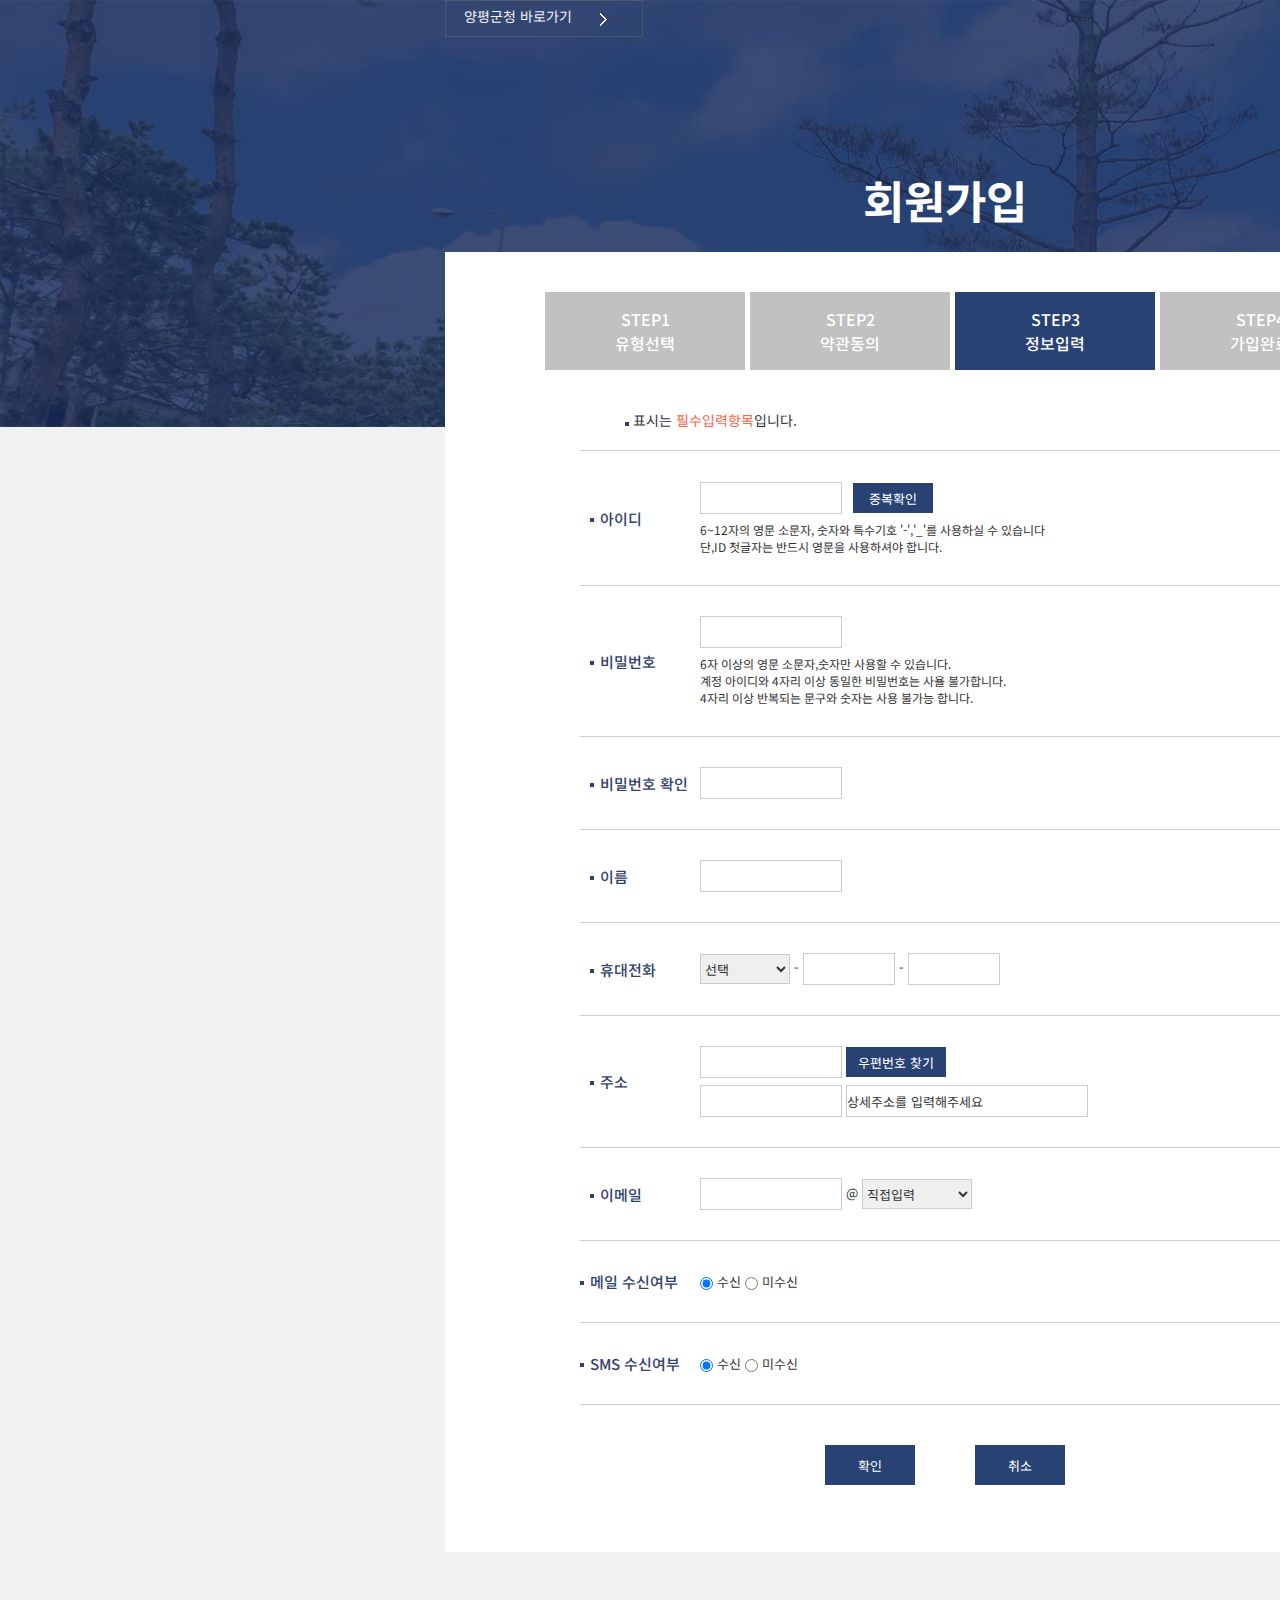
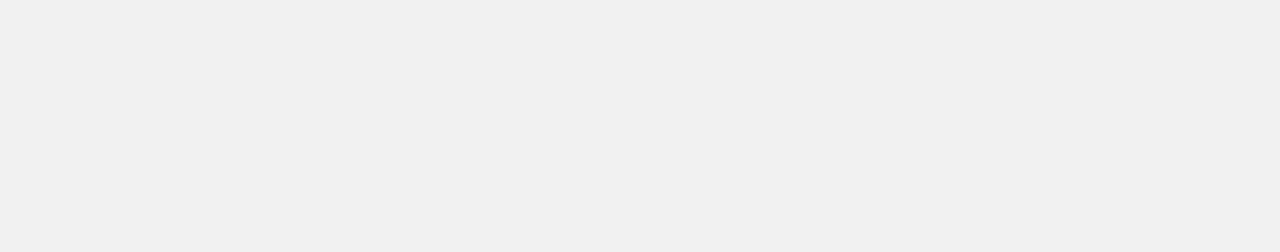
<file: web1/sub_join3.html>
<!DOCTYPE html PUBLIC "-//W3C//DTD XHTML 1.0 Transitional//EN" "http://www.w3.org/TR/xhtml1/DTD/xhtml1-transitional.dtd">
<html lang="ko" xml:lang="ko" xmlns="http://www.w3.org/1999/xhtml">
<head>
<meta http-equiv="Content-Type" content="text/html; charset=utf-8"/>
<meta http-equiv="X-UA-Compatible" content="IE=edge" />
<title>사이트의 제목넣기</title>
<meta name="robots" content="noindex, nofollow" />
<meta name="keywords" content="키워드넣기" />
<meta name="description" content="설명넣기"/>
<meta name="author" content="저자넣기"/>

<link rel="stylesheet" type="text/css" href="style/reset.css"/>
<link rel="stylesheet" type="text/css" href="style/common.css"/>
<link rel="stylesheet" type="text/css" href="style/sub_join3.css"/>

</head>

<body>
    <div class="wrapper">
        <div class="membership-wrap">
            <div class="membership">

                <div class="quick-banner">
                    <a href="index.html">양평군청 바로가기</a>
                </div>

                <h3 class="membership-title">회원가입</h3>

                <div class="membership-box">
                    <ul class="member-step clearfix">
                        <li>STEP1 <br/> 유형선택</li>
                        <li>STEP2 <br/> 약관동의</li>
                        <li class="current-step">STEP3 <br/> 정보입력</li>
                        <li>STEP4 <br/> 가입완료</li>
                    </ul>

                    <p class="icon-chk"><img src="images/sub_login/imp-txt.png" alt="필수입력항목">  표시는 <span>필수입력항목</span>입니다.</p>

                    <form method="post" action="#" class="membership-frm" name="membership-frm">
                        <table summary="회원정보입력란 입니다" class="member-table">
                            <caption class="skip">회원정보 입력란</caption>
                            <colgroup>
                                <col width="15%">
                                <col width="*%">
                            </colgroup>

                            <tbody>
                                <tr>
                                    <td><label for="user-id" class="necessary">아이디</label></td>
                                    <td><input type="text" id="user-id" title="필수입력사항입니다"/>
                                        <button class="btn-idchk">중복확인</button>
                                        <p class="info-txt">6~12자의 영문 소문자, 숫자와 특수기호 '-','_'를 사용하실 수 있습니다<br/>
                                            단,ID 첫글자는 반드시 영문을 사용하셔야 합니다.
                                        </p>
                                    </td>
                                </tr>

                                <tr>
                                    <td><label for="user-pw" class="necessary">비밀번호</label></td>
                                    <td>
                                        <input type='password' id='user-pw' title='필수입력항목입니다' class="pw-check">
                                        <p class="info-txt">
                                            6자 이상의 영문 소문자,숫자만 사용할 수 있습니다.<br/>
                                            계정 아이디와 4자리 이상 동일한 비밀번호는 사욜 불가합니다.<br/>
                                            4자리 이상 반복되는 문구와 숫자는 사용 불가능 합니다.
                                        </p>
                                    </td>
                                </tr>

                                <tr>
                                    <td><label for="pw-chk" class="necessary">비밀번호 확인</label></td>
                                    <td><input type="password" id="pw-chk" name="pw-chk" title="필수입력항목입니다"  class="pw-check"></td>
                                </tr>

                                <tr>
                                    <td><label for="user-name" class="necessary">이름</label></td>
                                    <td><input type="text" id="user-name" name="user-name" title="필수입력항목입니다"/></td>
                                </tr>

                                <tr>
                                    <td><label for="user-tel" class="necessary">휴대전화</label></td>
                                    <td>
                                        <select title="필수입력항목입니다" class="select-bar1">
                                            <option>선택</option>
                                            <option>010</option>
                                            <option>011</option>
                                            <option>017</option>
                                        </select> - 
                                        <input type="text" title="가운데 번호 입력"  class="phone-num">  -  <input type="text" title="뒷번호 입력" class="phone-num">
                                    </td>
                                </tr>

                                <tr>
                                    <td><label for="user-address" class="necessary">주소</label></td>
                                    <td><input type="text" id="user-address" name="user-address" title="필수입력항목입니다"/>
                                        <button class="btn-address">우편번호 찾기</button><br/>
                                        <input type="text" class="address-box1">
                                        <input type="text" class="address-box2" title="상세주소 입력란" value="상세주소를 입력해주세요"/>
                                    </td>

                                </tr>

                                <tr>
                                    <td><label for="user-email" class="necessary">이메일</label></td>
                                    <td><input type="text" id="user-email" title="필수입력항목입니다"/> @
                                        <select title="이메일 주소를 선택해주세요" class="select-bar2">
                                            <option>직접입력</option>
                                            <option>naver.com</option>
                                            <option>daum.net</option>
                                            <option>gmail.com</option>
                                        </select>
                                    </td>
                                </tr>

                                <tr>
                                    <td class="necessary1">메일 수신여부</td>
                                    <td>
                                        <input type="radio" id="send-mail1" name="send-mail" checked="checked" title="필수입력항목입니다"/>
                                        <label for="send-mail1">수신</label>

                                        <input type="radio" id="send-mail2" name="send-mail" title="필수입력항목입니다"/>
                                        <label for="send-mail2">미수신</label>
                                    </td>
                                </tr>

                                <tr>
                                    <td class="necessary1">SMS 수신여부</td>
                                    <td>
                                        <input type="radio" id="send-sms1" name="send-sms" checked="checked" title="필수입력항목입니다"/>
                                        <label for="send-sms1">수신</label>

                                        <input type="radio" id="send-sms2" name="send-sms"  title="필수입력항목입니다"/>
                                        <label for="send-sms2">미수신</label>
                                    </td>
                                </tr>


                            </tbody>
                        </table>

                        <div class="btn-join">
                            <button>확인</button><button class="btn-cancel">취소</button>
                        </div>
                    </form>
                </div>
            </div>
        </div>
    </div>
</body>

</html>
</file>
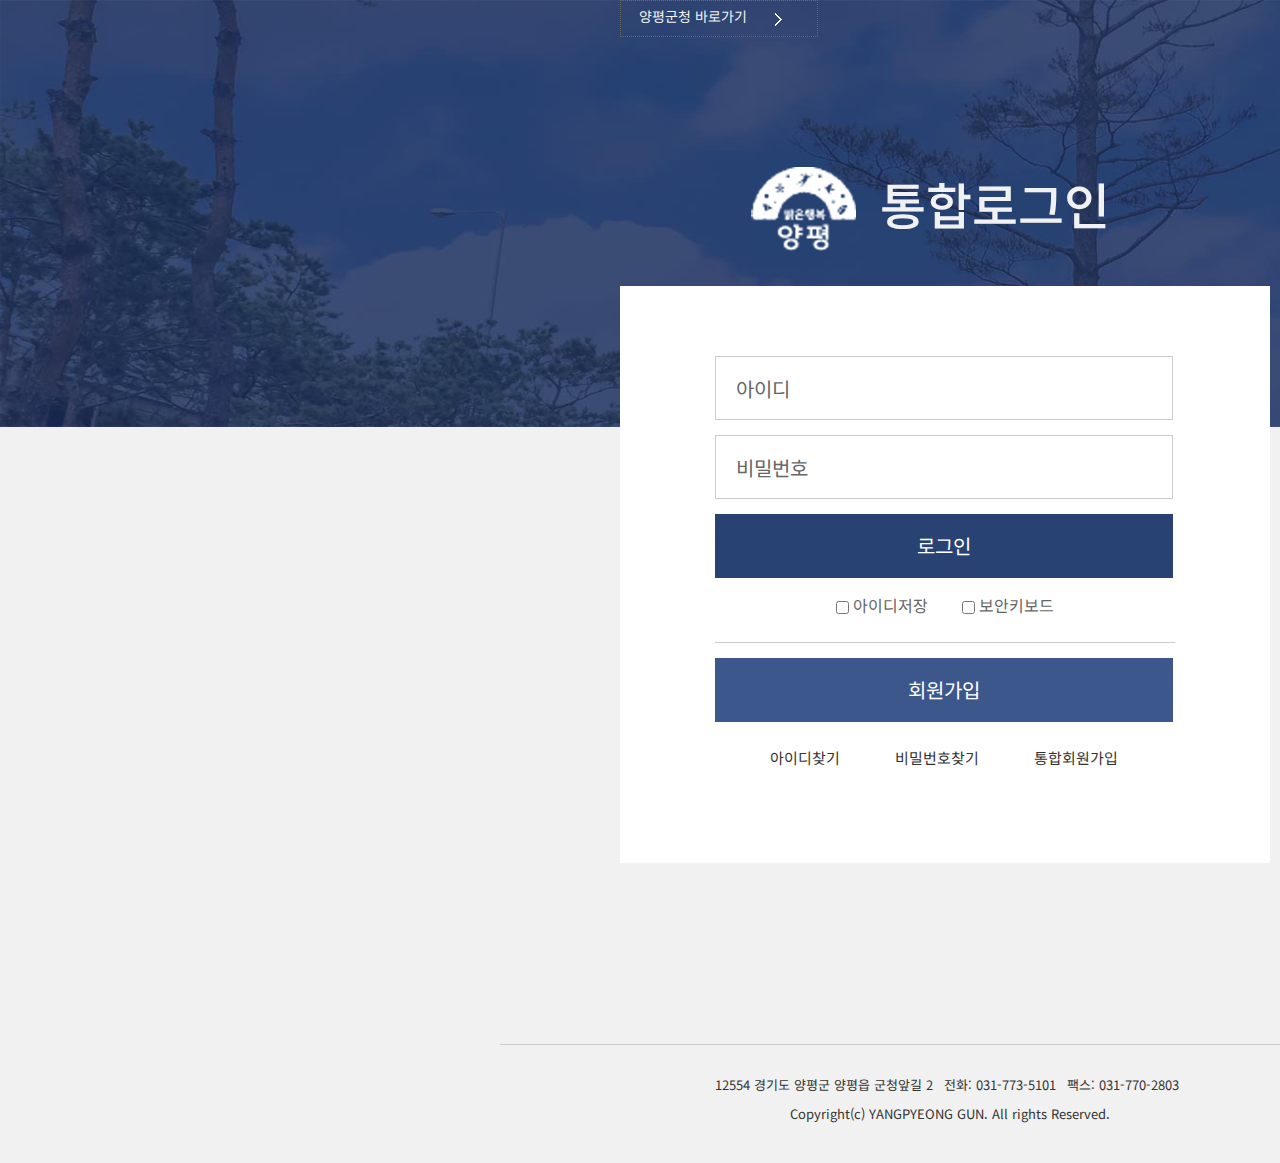
<file: web1/sub_login.html>
<!DOCTYPE html PUBLIC "-//W3C//DTD XHTML 1.0 Transitional//EN" "http://www.w3.org/TR/xhtml1/DTD/xhtml1-transitional.dtd">
<html lang="ko" xml:lang="ko" xmlns="http://www.w3.org/1999/xhtml">
<head>
<meta http-equiv="Content-Type" content="text/html; charset=utf-8"/>
<meta http-equiv="X-UA-Compatible" content="IE=edge" />
<title>회원가입-정보입력</title>
<meta name="robots" content="noindex, nofollow" />
<meta name="keywords" content="양평군청" />
<meta name="description" content="양평군청"/>
<meta name="author" content="양평군청"/>

<link rel="stylesheet" type="text/css" href="style/reset.css"/>
<link rel="stylesheet" type="text/css" href="style/common.css"/>
<link rel="stylesheet" type="text/css" href="style/sub_login.css"/>

</head>
<div id="skipMenu">
    <a href="#home">양평군청 바로가기</a>
    <a href="#container">로그인창 바로가기</a>
</div>

<body>
    <div class="wrapper">
        <div class="login-wrap">
            <div class="login">

                <div class="quick-banner" id="home">
                    <a href="index.html">양평군청 바로가기</a>
                </div>
            
            
                <h3 class="loginbar">통합로그인</h3>
                
            
                <div class="login-box" id="container">
                    <div class="login-sec1">
                        <form method="post" action="#" name="login-frm" id="login-frm">
                            <ul class="login-text">
                                <li class="id-box"><input type="text" name="user-id" id="user-id" title="아이디 입력창" value="아이디"/></li>
                                <li class="id-box"><input type="text" name="user-pw" id="user-pw" title="비밀번호 입력창" value="비밀번호"/></li>
                                <li class="btn-login"><a href="#">로그인</a></li>
                            </ul>
                        
                            <div class="check-btn">
                                <input type="checkbox" name="remem-id" id="remem-id"/>
                                <label for="remem-id">아이디저장</label>
                            
                                <input type="checkbox" name="keyboard" id="keyboard"/>
                                <label for="keyboard">보안키보드</label>
                            </div>
                        </form> 
                    </div>
                
                    <div class="login-sec2">
                        <a href="sub_join1.html" class="btn-join">회원가입</a>
                    
                        <ul class="sub-btn clearfix">
                            <li><a href="#">아이디찾기</a></li>
                            <li><a href="#">비밀번호찾기</a></li>
                            <li><a href="#">통합회원가입</a></li>
                        </ul>
                    </div>
                </div>
            
                <div class="login-footer">
                    <span>12554 경기도 양평군 양평읍 군청앞길 2</span>
                    <span>전화: 031-773-5101</span>
                    <span>팩스: 031-770-2803</span>
                
            
                    <p class="copy-right pt10">Copyright(c) YANGPYEONG GUN. All rights Reserved.</p>
                </div>

            </div>
        </div>
    </div>
</body>

</html>
</file>
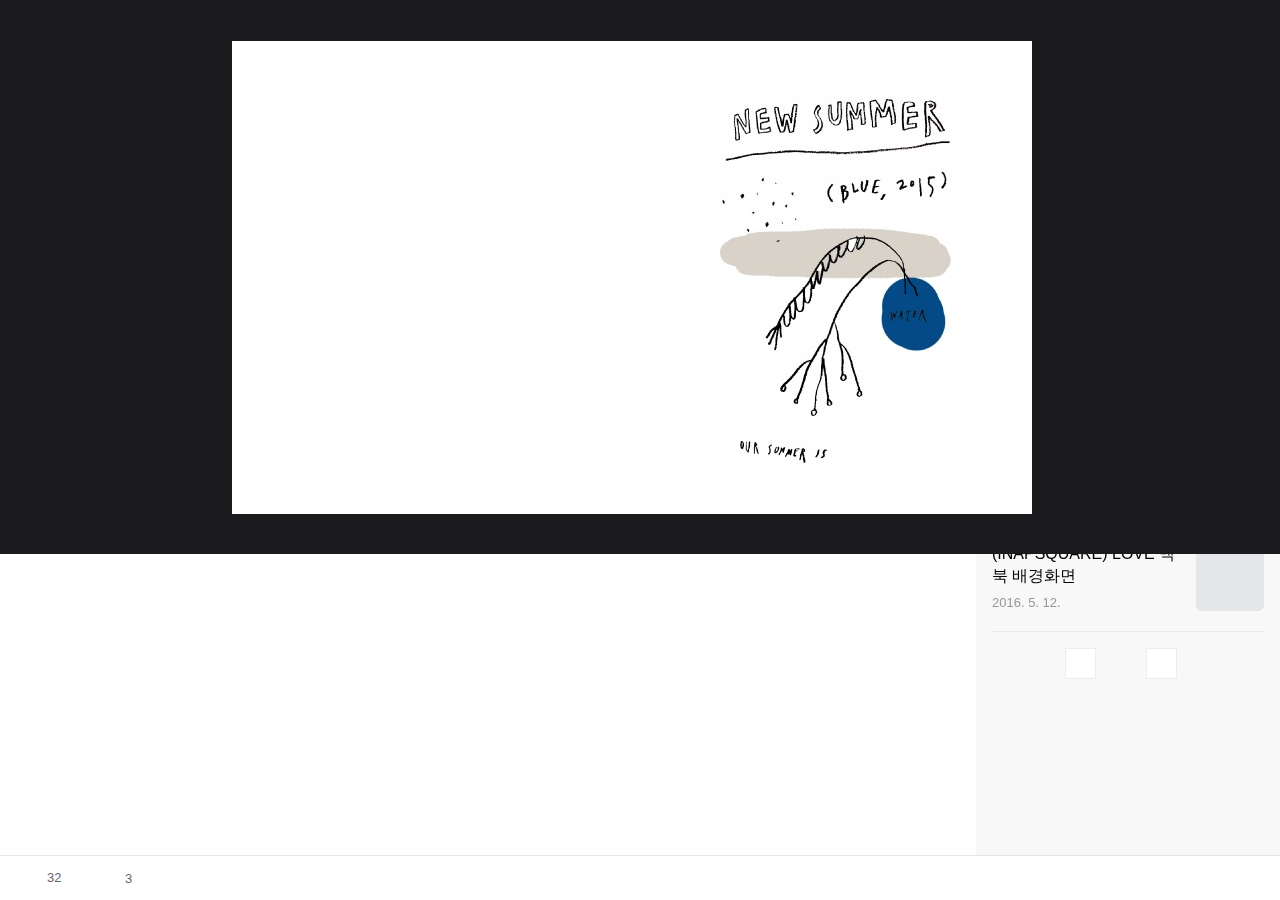
<file: web4/images/(INAPSQUARE) BULE SUMMER 맥북 배경화면 _ 네이버 블로그.html>
<!DOCTYPE html>
<!-- saved from url=(0057)https://m.blog.naver.com/minihopi/220726407026?view=img_1 -->
<html lang="ko" data-useragent="Mozilla/5.0 (Windows NT 10.0; Win64; x64) AppleWebKit/537.36 (KHTML, like Gecko) Chrome/87.0.4280.88 Safari/537.36"><head prefix="og: http://ogp.me/ns# article: http://ogp.me/ns/article#"><meta http-equiv="Content-Type" content="text/html; charset=UTF-8"><style type="text/css">@charset "UTF-8";[ng\:cloak],[ng-cloak],[data-ng-cloak],[x-ng-cloak],.ng-cloak,.x-ng-cloak,.ng-hide:not(.ng-hide-animate){display:none !important;}ng\:form{display:block;}.ng-animate-shim{visibility:hidden;}.ng-anchor{position:absolute;}</style>






<meta name="viewport" content="width=1,initial-scale=1.0,maximum-scale=1.0,minimum-scale=1.0,user-scalable=no,target-densitydpi=medium-dpi,viewport-fit=cover">

<meta name="robots" content="index,follow">



<link rel="icon" type="image/png" href="https://m.blog.naver.com/favicon_192x192.png?1">

<link rel="apple-touch-icon-precomposed" href="https://m.blog.naver.com/mobileweb_icon_96.png?1">

<link rel="stylesheet" type="text/css" href="./(INAPSQUARE) BULE SUMMER 맥북 배경화면 _ 네이버 블로그_files/lego_w-162764317_https.css" charset="UTF-8">
<link rel="stylesheet" type="text/css" href="./(INAPSQUARE) BULE SUMMER 맥북 배경화면 _ 네이버 블로그_files/lego_view-316504699_https.css" charset="UTF-8">
<style>
	div.spi_unity {
		width:291px;
	}
</style>





 

	
		<meta property="og:title" content="(INAPSQUARE) BULE SUMMER 맥북 배경화면">

		
			
			
			<meta property="og:image" content="https://blogthumb.pstatic.net/20160603_244/minihopi_1464884706068HVhXp_JPEG/6-05.jpg?type=w2">
			
		
        <meta property="og:description" content="NOTICE이곳에 올려드리는 배경화면이나 달력 배경화면을 개인소장용으로 프린트 하셔도 무방하지만상...">

		
			<meta property="og:url" content="https://blog.naver.com/minihopi/220726407026">
		
	
	

<meta property="me:feed:serviceId" content="blog">


	



    



<meta name="referrer" content="always">
<meta property="og:type" content="article">
<meta property="og:article:author" content="LOVE .. | 블로그">
<meta class="_og_tag _author" property="og:site_name" content="네이버 블로그 | LOVE LOVE LOVE">
<meta property="naverblog:nickname" content="이나박">
<meta property="naverblog:profile_image" content="https://blogpfthumb-phinf.pstatic.net/20200719_249/minihopi_1595134008657toJkg_JPEG/image.jpg?type=s1">

<meta property="me:feed:serviceId" content="blog">
<meta name="format-detection" content="telephone=no">


<meta name="napp-site-analysis" content="gdid=90000003_00000000000000336451AF72,service=blog,collection=blog">



	<link rel="stylesheet" type="text/css" href="./(INAPSQUARE) BULE SUMMER 맥북 배경화면 _ 네이버 블로그_files/se_viewer_blog_mobile.css">


    <link rel="stylesheet" href="./(INAPSQUARE) BULE SUMMER 맥북 배경화면 _ 네이버 블로그_files/image-viewer.css"> 
    <title>(INAPSQUARE) BULE SUMMER 맥북 배경화면 : 네이버 블로그</title>
<script id="naver-splugin-sdk" type="text/javascript" charset="utf-8" src="./(INAPSQUARE) BULE SUMMER 맥북 배경화면 _ 네이버 블로그_files/splugin.m.js.다운로드"></script><script type="text/javascript" src="./(INAPSQUARE) BULE SUMMER 맥북 배경화면 _ 네이버 블로그_files/image-viewer.min-d0f14a8_https.js.다운로드"></script><script type="text/javascript" src="./(INAPSQUARE) BULE SUMMER 맥북 배경화면 _ 네이버 블로그_files/NgPostViewBundle-948204923_https.js.다운로드"></script><script type="text/javascript" src="./(INAPSQUARE) BULE SUMMER 맥북 배경화면 _ 네이버 블로그_files/reaction.min.js.다운로드"></script><script type="text/javascript" src="./(INAPSQUARE) BULE SUMMER 맥북 배경화면 _ 네이버 블로그_files/ad.js.다운로드"></script><script charset="utf-8" type="text/javascript" src="./(INAPSQUARE) BULE SUMMER 맥북 배경화면 _ 네이버 블로그_files/jquery.js.다운로드"></script><link id="naver-splugin-css" rel="stylesheet" type="text/css" href="./(INAPSQUARE) BULE SUMMER 맥북 배경화면 _ 네이버 블로그_files/spi_standard_m_https.css"><link charset="utf-8" type="text/css" rel="stylesheet" href="./(INAPSQUARE) BULE SUMMER 맥북 배경화면 _ 네이버 블로그_files/likeit.css"><link charset="utf-8" type="text/css" rel="stylesheet" href="./(INAPSQUARE) BULE SUMMER 맥북 배경화면 _ 네이버 블로그_files/likeit_blog.css"><script charset="utf-8" type="text/javascript" src="./(INAPSQUARE) BULE SUMMER 맥북 배경화면 _ 네이버 블로그_files/reaction.basic.js.다운로드"></script></head>
<body id="body" class="tablet_end">
<div style="display:none">
    <img src="./(INAPSQUARE) BULE SUMMER 맥북 배경화면 _ 네이버 블로그_files/sp_blog72.png" width="1" height="1">
    
</div>
<div class="_ngApp">
  <div ng-click="drawerMenu.hide($event)" bg-nsc="{&quot;web&quot;:&quot;Mblog.home&quot;}" bg-drawer-pc-url="https://blog.naver.com/minihopi/220726407026?viewType=pc" bg-drawer-menu-btn="._openDrawer" bg-drawer-app-link-type="postViewDirect" bg-drawer-app-params-json="{&quot;logNo&quot;:220726407026}">
  <div class="Ndimmed is_css ng-hide" ng-show="drawerMenu.isShow" ng-class="{is_show: drawerMenu.isShow}" style="display:block"></div>
  <div class="Ndrawer ng-hide" ng-show="drawerMenu.isShow" ng-style="{top: drawerMenu.scrollY, height: drawerMenu.height}" style="display:block">
    <div class="Ndrawer_scroll_wrap is_css _drawerScrollWrap ng-hide" ng-show="drawerMenu.isShow" style="display:block">
      <div class="Ndrawer_scroll _drawerScroll" ng-click="$event.stopPropagation();" ng-style="{height: drawerMenu.height}" style="touch-action: none;">
        <div class="Ndrawer_inner" ng-click="drawerMenu.hideImmediately($event)" style="transition-timing-function: cubic-bezier(0.1, 0.57, 0.1, 1); transition-duration: 0ms; transform: translate(0px, 0px) translateZ(0px);">
          <div class="Ndrawer_profile">
            <!-- ngIf: !drawerMenu.isLoginUser -->
            <!-- ngIf: drawerMenu.isLoginUser --><a ui-sref="postListPermalink({blogId: drawerMenu.userId})" ui-sref-opts="{inherit: false}" href="https://m.blog.naver.com/GoMylog.nhn" class="Ndrawer_profile_login" ng-if="drawerMenu.isLoginUser" bg-nclick="qmm.nick" bg-target-self-when-naverapp="">
              <div class="NLogin_thumb">
                <img ng-src="https://ssl.pstatic.net/static/blog/img_profile_default.png" width="50" height="50" alt="프로필사진" class="NLogin_thumb_image" src="./(INAPSQUARE) BULE SUMMER 맥북 배경화면 _ 네이버 블로그_files/img_profile_default.png">
              </div>
              <strong class="NLogin_name">
                니수<i class="icon_arrow"><svg xmlns="http://www.w3.org/2000/svg" width="6" height="8" viewBox="0 0 6 8"><path fill="none" fill-rule="evenodd" stroke="#000" stroke-linecap="round" stroke-linejoin="round" d="M1 0l4 4-4 4"></path></svg></i>
              </strong>
              <p class="Login_stat_visit">
                <span class="Login_stat_visit_info">오늘 <em class="Login_stat_visit_count">0</em></span>
                <span class="Login_stat_visit_info">전체 <em class="Login_stat_visit_count">2,951</em></span>
              </p>
            </a><!-- end ngIf: drawerMenu.isLoginUser -->

            <ul class="Ndrawer_profile_menu">
              <li class="Nmenu_item">
                <a ui-sref="news" href="https://m.blog.naver.com/News.nhn" class="Nmenu_item_link" bg-need-login="/News.nhn" bg-need-login-alert="" bg-nclick="qmm.mynews" bg-target-self-when-naverapp="">
                  <i class="Nmenu_item_icon"><svg xmlns="http://www.w3.org/2000/svg" width="40" height="40" aria-hidden="true"><g fill="none" fill-rule="evenodd"><circle cx="20" cy="20" r="20" fill="#F4F4F4"></circle><path d="M16.786 25a3.214 3.214 0 006.429 0m4.327.214c.317 0 .53-.164.53-.293 0-.049-.032-.108-.176-.23l-1.457-1.644v-4.865l-.003-.185c-.097-3.371-2.945-6.068-6.436-6.068-3.49 0-6.34 2.697-6.436 6.06l-.003.186v4.872l-.126.142-1.4 1.566c-.075.058-.106.117-.106.166 0 .13.212.293.53.293h15.083z" stroke="#000"></path></g></svg></i>
                  <div class="Nmenu_item_text">내소식</div>
                  <!-- ngIf: drawerMenu.isLoginUser&&drawerMenu.newsCount>0 -->
                </a>
              </li>
              <li class="Nmenu_item">
                <a ui-sref="buddyList({blogId:drawerMenu.userId})" href="https://m.blog.naver.com/GoMyBuddyList.nhn" class="Nmenu_item_link" bg-need-login="" bg-need-login-alert="" bg-nclick="qmm.neigh" bg-target-self-when-naverapp="">
                  <i class="Nmenu_item_icon"><svg xmlns="http://www.w3.org/2000/svg" width="40" height="40" viewBox="0 0 40 40"><g fill="none" fill-rule="evenodd"><circle cx="20" cy="20" r="20" fill="#F4F4F4"></circle><g stroke="#000" stroke-linecap="round" stroke-linejoin="round" transform="translate(11.429 11.429)"><circle cx="6.786" cy="4.643" r="4.286"></circle><path d="M12.664 8.46C14.05 7.752 15 6.309 15 4.644c0-1.66-.944-3.1-2.324-3.811M.357 15.357v-2.143c0-1.578 1.12-2.857 2.5-2.857h7.857c1.381 0 2.5 1.28 2.5 2.857v2.143M14.286 10.357c1.38 0 2.5 1.28 2.5 2.857v2.143"></path></g></g></svg></i>
                  <div class="Nmenu_item_text">이웃목록</div>
                </a>
              </li>
              <li class="Nmenu_item">
                <a href="https://m.blog.naver.com/BlogStat.nhn" class="Nmenu_item_link" target="_self" bg-persist="" bg-need-login="" bg-need-login-alert="" bg-nclick="qmm.stat">
                  <i class="Nmenu_item_icon"><svg xmlns="http://www.w3.org/2000/svg" width="40" height="40" aria-hidden="true"><g fill="none" fill-rule="evenodd"><circle cx="20" cy="20" r="20" fill="#F4F4F4"></circle><g stroke="#000" stroke-linecap="round" stroke-linejoin="round"><path d="M26.488 13.571l-5.464 5.881-2.481-2.481-4.972 4.934"></path><path d="M22.5 13.214h4.286V17.5m.714 10.714H13.718a1.933 1.933 0 01-1.932-1.932V12.5"></path></g></g></svg></i>
                  <div class="Nmenu_item_text">통계</div>
                </a>
              </li>
              <li class="Nmenu_item">
                <a class="Nmenu_item_link" blog-app-ad="momentWrite" blog-id="mooncy97" bg-need-login="/minihopi/220726407026?directMomentWrite=true" bg-need-login-alert="" bg-nclick="qmm.makemoment" ros-click="">
                  <i class="Nmenu_item_icon"><svg xmlns="http://www.w3.org/2000/svg" width="40" height="40" aria-hidden="true"><g fill="none" fill-rule="evenodd"><circle cx="20" cy="20" r="20" fill="#F4F4F4"></circle><g fill="#000"><path d="M14.031 26.696a.72.72 0 11-1.44.011.72.72 0 011.44-.011m3.203 2.153a.72.72 0 11-1.44.01.72.72 0 011.44-.01m2.792-4.776a.437.437 0 01-.437-.433l-.05-7.275a.436.436 0 01.431-.439h.003c.24 0 .435.193.437.433l.052 7.275a.437.437 0 01-.433.44h-.003z"></path><path d="M16.361 20.462a.436.436 0 01-.003-.872l7.276-.052c.244.029.437.193.44.433a.436.436 0 01-.434.439l-7.276.052h-.003z"></path><path d="M20 30a.436.436 0 110-.872c5.033 0 9.128-4.095 9.128-9.128S25.033 10.872 20 10.872 10.872 14.967 10.872 20A.436.436 0 1110 20c0-5.514 4.486-10 10-10s10 4.486 10 10-4.486 10-10 10"></path></g></g></svg></i>
                  <div class="Nmenu_item_text">모먼트 만들기</div>
                </a>
              </li>
              <li class="Nmenu_item">
                <a href="https://m.blog.naver.com/GoWriteForm.nhn" class="Nmenu_item_link" bg-need-login="" bg-need-login-alert="" bg-nclick="qmm.write" ros-click="">
                  <i class="Nmenu_item_icon"><svg xmlns="http://www.w3.org/2000/svg" width="40" height="40" aria-hidden="true"><g fill="none" fill-rule="evenodd"><circle cx="20" cy="20" r="20" fill="#F4F4F4"></circle><g transform="translate(10 10)"><path stroke="#000" d="M1.5 13.207v4.294h4.293L17.086 6.207a1 1 0 000-1.414l-2.879-2.879a1 1 0 00-1.414 0L1.5 13.207zm9-8.707l4 4"></path><rect width="9" height="1" x="9" y="17" fill="#000" rx=".5"></rect></g></g></svg></i>
                  <div class="Nmenu_item_text">글쓰기</div>
                </a>
              </li>
            </ul>
            <a class="Ndrawer_profile_close" ng-click="drawerMenu.hide($event)" bg-nclick="qmm.x">
              <i class="Nclose_icon__svg" aria-label="닫기"><svg xmlns="http://www.w3.org/2000/svg" width="14" height="14" viewBox="0 0 14 14" aria-hidden="true"><path fill-rule="evenodd" d="M7.673 7L14 13.327l-.673.673L7 7.673.673 14 0 13.327 6.327 7 0 .673.673 0 7 6.327 13.327 0 14 .673 7.673 7z"></path></svg></i>
            </a>
          </div>
          <div class="Ndrawer_menu">
            <a href="https://m.blog.naver.com/ReadHistoryList.nhn" target="_self" class="Nmenu_item" bg-nclick="qmm.recent" ng-click="drawerMenu.checkAndroidVersion($event)">
              <i class="Nmenu_item_icon"><svg xmlns="http://www.w3.org/2000/svg" width="20" height="20" viewBox="0 0 20 20"><g fill="none" fill-rule="evenodd" stroke="#000" stroke-linecap="round" stroke-linejoin="round"><path d="M.5 9c0 2.34.946 4.46 2.476 5.996C4.515 16.543 6.646 17.5 9 17.5h0c4.694 0 8.5-3.806 8.5-8.5S13.694.5 9 .5C5.27.5 2.1 2.903.956 6.247" transform="translate(1 1)"></path><path d="M4.5 6.5L0.5 6.5 0.5 2.5 0.5 2.5" transform="translate(1 1)"></path><g><path d="M4.625 0L4.625 5" transform="translate(1 1) translate(4.38 4)"></path><path d="M3.035 4.342L2.965 9.008" transform="translate(1 1) translate(4.38 4) scale(-1 1) rotate(-44.982 0 13.92)"></path></g></g></svg></i>
              <span class="Nmenu_item_title">최근 본 글</span>
            </a>
            <a href="https://m.blog.naver.com/MyVideo.nhn" target="_self" class="Nmenu_item" bg-nclick="qmm.myvideo">
              <i class="Nmenu_item_icon"><svg xmlns="http://www.w3.org/2000/svg" width="20" height="20" viewBox="0 0 20 20" aria-hidden="true"><path fill="none" stroke="#000" stroke-linecap="round" stroke-linejoin="round" d="M7.873 8.069v3.862L10.945 10 4.401 5.886a2.29 2.29 0 0 1-.722-3.146 2.262 2.262 0 0 1 3.128-.726l9.625 6.05a2.29 2.29 0 0 1 .723 3.146c-.187.3-.433.54-.711.717l-9.637 6.059a2.262 2.262 0 0 1-3.128-.726 2.284 2.284 0 0 1-.346-1.21V3.95"></path></svg></i>
              <span class="Nmenu_item_title">내 동영상</span>
            </a>
            <a href="https://m.blog.naver.com/MomentList.nhn" class="Nmenu_item" target="_self" bg-persist="" bg-nclick="qmm.mymoment">
              <i class="Nmenu_item_icon"><svg xmlns="http://www.w3.org/2000/svg" width="20" height="20" viewBox="0 0 20 20"><g fill-rule="evenodd"><path d="M10 0c5.514 0 10 4.486 10 10s-4.486 10-10 10c-.291 0-.526-.235-.526-.526 0-.291.235-.527.526-.527 4.934 0 8.947-4.013 8.947-8.947 0-4.934-4.013-8.947-8.947-8.947-4.934 0-8.947 4.013-8.947 8.947 0 .291-.236.526-.527.526C.235 10.526 0 10.291 0 10 0 4.486 4.486 0 10 0zM6.542 17.978c.438-.003.795.349.798.787.003.437-.35.795-.787.798-.438.003-.795-.35-.798-.787-.003-.438.349-.795.787-.798zm-3.173-2.133c.438-.003.795.35.798.787.004.437-.349.795-.786.798-.439.003-.796-.349-.799-.787-.003-.437.35-.795.787-.798zm-2.111-3.17c.438-.003.795.35.799.787.003.437-.35.795-.787.798-.438.003-.795-.349-.8-.787-.002-.438.35-.795.788-.798z"></path><path d="M13.226 10.67l-4.238 2.77c-.37.242-.866.139-1.108-.231-.085-.13-.13-.282-.13-.438V7.23c0-.442.358-.8.8-.8.156 0 .308.045.438.13l4.238 2.771c.37.242.474.738.232 1.108-.06.092-.14.171-.232.232z"></path></g></svg></i>
              <span class="Nmenu_item_title">내 모먼트</span>
            </a>

            <a class="Nmenu_item ng-hide" blog-app-ad="marketManager" blog-id="mooncy97" target="_self" ng-show="drawerMenu.isNPayAccept" ng-click="drawerMenu.setProductMenuVisited()" bg-persist="" bg-nclick="qmm.itemlist">
              <i class="Nmenu_item_icon" style="margin:-2px 10px 2px 0;"><svg xmlns="http://www.w3.org/2000/svg" width="20" height="22" viewBox="0 0 20 22"><g fill="none" fill-rule="evenodd"><g fill="#000"><g><g><path fill-rule="nonzero" d="M16 5.285c1.38 0 2.5 1.12 2.5 2.5V17c0 2.21-1.79 4-4 4h-9c-2.21 0-4-1.79-4-4V7.785c0-1.38 1.12-2.5 2.5-2.5h12zm0 1H4c-.78 0-1.42.595-1.493 1.356l-.007.144V17c0 1.598 1.249 2.904 2.824 2.995L5.5 20h9c1.598 0 2.904-1.249 2.995-2.824L17.5 17V7.785c0-.78-.595-1.42-1.356-1.493L16 6.285zM10 1c2.071 0 3.75 1.679 3.75 3.75v.535h-1V4.75C12.75 3.231 11.519 2 10 2 8.537 2 7.342 3.142 7.255 4.582l-.005.168v.535h-1V4.75C6.25 2.679 7.929 1 10 1z" transform="translate(-18 -406) translate(0 395) translate(18 11)"></path><path d="M10.25 15.192c-.902 0-1.556-.614-1.556-1.595 0-.98.654-1.595 1.556-1.595s1.556.615 1.556 1.595c0 .981-.654 1.595-1.556 1.595zm-1.438-6.63H7v8.056h1.812v-.568c.399.459.99.737 1.8.737 1.583 0 2.888-1.39 2.888-3.19s-1.305-3.19-2.888-3.19c-.81 0-1.401.278-1.8.738V8.563z" transform="translate(-18 -406) translate(0 395) translate(18 11)"></path></g></g></g></g></svg></i>
              <span class="Nmenu_item_title">내 상품 관리</span>
              <span class="is_new" ng-show="!drawerMenu.isProductMenuVisited">NEW</span>
            </a>

            <a href="https://new-m.pay.naver.com/historybenefit/paymenthistory" class="Nmenu_item" target="_self" bg-persist="" bg-nclick="qmm.payment">
              <i class="Nmenu_item_icon"><svg xmlns="http://www.w3.org/2000/svg" width="20" height="20" viewBox="0 0 20 20"><g fill="none" fill-rule="evenodd"><g><g><g><path fill="#000" fill-rule="nonzero" d="M17.003 1c.827 0 1.497.672 1.497 1.5v14c0 1.38-1.117 2.5-2.495 2.5H4V2.5C4 1.672 4.67 1 5.497 1h11.506zm0 1H5.497c-.245 0-.449.177-.491.41l-.008.09V18h11.007c.778 0 1.418-.595 1.49-1.356l.007-.144v-14c0-.245-.176-.45-.41-.492L17.004 2z" transform="translate(-18 -454) translate(0 441) translate(18 13)"></path><path fill="#FFF" stroke="#000" d="M13.901 13.5v3.448c0 .453.203.867.543 1.166.176.154.389.277.626.355h0L4 18.5c-.557 0-1.064-.203-1.43-.537-.35-.318-.57-.754-.57-1.24h0V13.5h11.901z" transform="translate(-18 -454) translate(0 441) translate(18 13)"></path><path fill="#000" fill-rule="nonzero" d="M7 6.5c0-.276.199-.5.444-.5h7.112c.245 0 .444.224.444.5s-.199.5-.444.5H7.444C7.2 7 7 6.776 7 6.5zM7 9.5c0-.276.187-.5.417-.5h4.166c.23 0 .417.224.417.5s-.187.5-.417.5H7.417C7.187 10 7 9.776 7 9.5z" transform="translate(-18 -454) translate(0 441) translate(18 13)"></path></g></g></g></g></svg></i>
              <span class="Nmenu_item_title">마켓 구매내역</span>
            </a>

            <hr class="Nmenu_horizontal_rule">
            <a href="https://m.blog.naver.com/Recommendation.nhn" class="Nmenu_item" bg-nclick="qmm.recomm" target="_self">
              <i class="Nmenu_item_icon"><svg xmlns="http://www.w3.org/2000/svg" width="20" height="20" viewBox="0 0 20 20"><path d="M10 0c5.523 0 10 4.477 10 10s-4.477 10-10 10S0 15.523 0 10 4.477 0 10 0zm0 1c-4.97 0-9 4.03-9 9s4.03 9 9 9 9-4.03 9-9-4.03-9-9-9zm5.45 3.74c.038.095.033.205-.013.303l-2.964 6.336c-.122.262-.332.478-.59.608L5.056 15.43c-.195.098-.418.026-.499-.16-.043-.1-.038-.22.015-.324l3.443-6.827c.13-.258.346-.468.607-.59l6.337-2.964c.197-.093.417-.014.492.176zm-1.667 1.478L9.046 8.434c-.058.028-.109.077-.138.135l-2.57 5.094 5.095-2.569c.058-.03.107-.08.134-.138l2.216-4.738z"></path></svg></i>
              <span class="Nmenu_item_title">블로그 추천</span>
            </a>
            <a href="https://m.blog.naver.com/MomentHome.nhn" target="_self" class="Nmenu_item" bg-nclick="gmm.mmthome">
              <i class="Nmenu_item_icon"><svg xmlns="http://www.w3.org/2000/svg" width="20" height="20" viewBox="0 0 20 20"><path fill-rule="evenodd" d="M10 0c5.514 0 10 4.486 10 10s-4.486 10-10 10c-.291 0-.526-.235-.526-.526 0-.291.235-.527.526-.527 4.934 0 8.947-4.013 8.947-8.947 0-4.934-4.013-8.947-8.947-8.947-4.934 0-8.947 4.013-8.947 8.947 0 .291-.236.526-.527.526C.235 10.526 0 10.291 0 10 0 4.486 4.486 0 10 0zM6.542 17.978c.438-.003.795.349.798.787.003.437-.35.795-.787.798-.438.003-.795-.35-.798-.787-.003-.438.349-.795.787-.798zm-3.173-2.133c.438-.003.795.35.798.787.004.437-.349.795-.786.798-.439.003-.796-.349-.799-.787-.003-.437.35-.795.787-.798zm-2.111-3.17c.438-.003.795.35.799.787.003.437-.35.795-.787.798-.438.003-.795-.349-.8-.787-.002-.438.35-.795.788-.798zM13.582 7.2c.26.081.434.318.434.589v4.514c0 .291-.235.526-.526.526-.291 0-.527-.235-.527-.526V9.171L10.59 12.56c-.344.491-1.116.248-1.116-.352V9.171L7.102 12.56c-.345.491-1.117.248-1.117-.352V7.801c0-.291.235-.527.526-.527.29 0 .526.236.526.527v3.015l2.369-3.381c.152-.221.429-.318.688-.235.259.081.433.318.433.589v3.027l2.367-3.381c.153-.221.43-.318.688-.235z"></path></svg></i>
              <span class="Nmenu_item_title">모먼트 홈</span>
            </a>
            <a ui-sref="postListPermalink({blogId: &#39;blogpeople&#39;})" ui-sref-opts="{reload: true, inherit: false}" href="https://m.blog.naver.com/PostList.nhn?blogId=blogpeople" class="Nmenu_item" bg-nclick="qmm.team" ng-click="drawerMenu.readTeamBlogPost()" bg-target-self-when-naverapp="">
              <i class="Nmenu_item_icon"><svg xmlns="http://www.w3.org/2000/svg" width="20" height="20" viewBox="0 0 20 20" aria-hidden="true"><g fill="none" fill-rule="evenodd" transform="translate(1 1)"><path stroke="#000" d="M1.214 1.183a.454.454 0 0 0-.714.371V16A1.5 1.5 0 0 0 2 17.5h14a1.5 1.5 0 0 0 1.5-1.5V1.554a.454.454 0 0 0-.714-.371l-.968.677a1.5 1.5 0 0 1-1.63.057L12.513.915a1 1 0 0 0-1.028 0L9.771 1.942a1.5 1.5 0 0 1-1.542 0L6.514.915a1 1 0 0 0-1.028 0L3.813 1.917a1.5 1.5 0 0 1-1.63-.057l-.97-.677z"></path><rect width="6.353" height="1" x="8.471" y="5.668" fill="#000" rx=".5"></rect><rect width="6.353" height="1" x="8.471" y="9.374" fill="#000" rx=".5"></rect><rect width="11.647" height="1" x="3.176" y="13.08" fill="#000" rx=".5"></rect><path fill="#000" d="M6.202 8.903c0-.542-.382-.882-.908-.882s-.907.34-.907.882c0 .543.38.883.907.883.526 0 .908-.34.908-.883m1.21.006c0 1.159-.85 2.053-1.882 2.053-.527 0-.913-.179-1.173-.474v.365h-1.18V5.668h1.18V7.33c.26-.295.646-.474 1.173-.474 1.032 0 1.882.894 1.882 2.053"></path></g></svg></i>
              <span class="Nmenu_item_title">블로그팀 공식블로그</span>
              <span ng-show="drawerMenu.hasNewPost" class="is_new ng-hide">NEW</span>
            </a>
            <a href="https://m.blog.naver.com/PopularBlog.nhn" class="Nmenu_item" target="_self" bg-persist="" bg-nclick="qmm.monthb">
              <i class="Nmenu_item_icon"><svg xmlns="http://www.w3.org/2000/svg" width="20" height="20" viewBox="0 0 20 20"><g fill="none" fill-rule="evenodd"><path fill="#000" d="M10.25 12.13c-.902 0-1.556-.615-1.556-1.596 0-.98.654-1.595 1.556-1.595s1.556.615 1.556 1.595c0 .981-.654 1.596-1.556 1.596zM8.812 5.5H7v8.055h1.812v-.567c.399.458.99.736 1.8.736 1.583 0 2.888-1.39 2.888-3.19s-1.305-3.19-2.888-3.19c-.81 0-1.401.279-1.8.738V5.5z"></path><path stroke="#000" d="M16 1.5H4c-.414 0-.79.168-1.06.44-.272.27-.44.646-.44 1.06v11.764c0 .284.08.556.224.789.144.232.351.426.605.553l6 3c.422.21.92.21 1.342 0l6-3c.254-.127.461-.32.605-.553.144-.233.224-.505.224-.79V3c0-.414-.168-.79-.44-1.06-.27-.272-.646-.44-1.06-.44z"></path></g></svg></i>
              <span class="Nmenu_item_title">이달의 블로그</span>
            </a>
            <a href="https://m.blog.naver.com/OfficialBlog.nhn" class="Nmenu_item" target="_self" bg-persist="" bg-nclick="qmm.official">
              <i class="Nmenu_item_icon"><svg xmlns="http://www.w3.org/2000/svg" width="20" height="20" viewBox="0 0 20 20" aria-hidden="true"><path fill-rule="evenodd" d="M17.055 4.423l-7.761 7.761-3.862-3.861-.748.748 4.61 4.61 7.59-7.59A7.837 7.837 0 0 1 17.94 10c0 4.38-3.563 7.941-7.941 7.941-4.38 0-7.941-3.562-7.941-7.941 0-4.378 3.562-7.941 7.941-7.941 1.803 0 3.462.61 4.796 1.627l.759-.758A8.955 8.955 0 0 0 10 1a9 9 0 0 0-9 9 9 9 0 1 0 18 0c0-2.108-.73-4.043-1.945-5.577"></path></svg></i>
              <span class="Nmenu_item_title">공식 블로그</span>
            </a>
            <a class="Nmenu_item" blog-app-ad="postViewDirect" blog-id="mooncy97" blog-app-params-json="{&quot;logNo&quot;:220726407026}" bg-nclick="qmm.app">
              <i class="Nmenu_item_icon"><svg xmlns="http://www.w3.org/2000/svg" width="20" height="20" viewBox="0 0 20 20" aria-hidden="true"><g fill="none" fill-rule="evenodd"><rect width="17" height="17" x="1.5" y="1.5" stroke="#000" rx="2"></rect><path stroke="#000" stroke-linecap="round" stroke-linejoin="round" d="M3.75 13.5V8.308c0-.446 0-1.808 1.5-1.808s1.5 1.362 1.5 1.808V13.5"></path><path fill="#000" d="M3.25 10h4v1h-4z"></path><g stroke="#000"><path d="M9.5 6.5h.5A1.5 1.5 0 0 1 11.5 8v1a1.5 1.5 0 0 1-1.5 1.5h-.5a1 1 0 0 1-1-1v-2a1 1 0 0 1 1-1z"></path><path stroke-linecap="round" stroke-linejoin="round" d="M8.5 13.5v-7"></path></g><g stroke="#000"><path d="M14.25 6.5h.5a1.5 1.5 0 0 1 1.5 1.5v1a1.5 1.5 0 0 1-1.5 1.5h-.5a1 1 0 0 1-1-1v-2a1 1 0 0 1 1-1z"></path><path stroke-linecap="round" stroke-linejoin="round" d="M13.25 13.5v-7"></path></g></g></svg></i>
              <span class="Nmenu_item_title">블로그 앱</span>
            </a>
            <hr class="Nmenu_horizontal_rule">
            <!-- ngIf: !drawerMenu.isLoginUser -->
            <!-- ngIf: drawerMenu.isLoginUser --><a ng-hide="drawerMenu.fromNaverMain()" class="Nmenu_item" ng-if="drawerMenu.isLoginUser" ng-click="drawerMenu.doLogout()" bg-nclick="qmm.logout">
              <span class="Nmenu_item_title">로그아웃</span>
              <span class="Nmenu_item_text">mooncy97</span>
            </a><!-- end ngIf: drawerMenu.isLoginUser -->
            <a ng-hide="drawerMenu.fromNaverMain()" ng-href="https://blog.naver.com/minihopi/220726407026?viewType=pc" class="Nmenu_item" bg-nclick="qmm.pcview" href="https://blog.naver.com/minihopi/220726407026?viewType=pc">
              <span class="Nmenu_item_title">PC버전으로 보기</span>
            </a>
            <a ng-hide="drawerMenu.fromNaverMain()" href="https://m.help.naver.com/support/alias/blog/blogmo/blogm5.naver" class="Nmenu_item has_moveicon" bg-nclick="qmm.help">
              <span class="Nmenu_item_title">블로그 고객센터</span>
            </a>
          </div>
          <!--<div class="mymenu_banner" ng-hide="drawerMenu.fromNaverMain()">
            <a href="https://talk.naver.com/@blogbotmo" bg-nclick="qmm.bsbot" title="블로그에 대한 궁금증을 답변해드리는 블로그 스마트봇 입니다.">
              <img src="https://ssl.pstatic.net/static/blog/banner_mymenubot5.png" width="414" height="70" alt="궁금한게 있을 땐 바로 물어보세요 블로그 스마트봇 Beta">
            </a>
          </div>-->
          <div class="Ndrawer_footer">
            <p class="Ndrawer_footer_copyright"><a href="https://www.navercorp.com/" bg-nclick="qmm.nvcorp">ⓒ NAVER Corp.</a></p>
          </div>
        </div>
      </div>
    </div>
  </div>
</div>
</div>

<div class="u_skip"><a href="https://m.blog.naver.com/minihopi/220726407026?view=img_1#ct">본문 바로가기</a></div>
<div class="Ngnb gnb_bg_white" style="will-change: contents; display: none;">
	<div class="Ngnb_service logo_blog_green">
		<h1 class="Nservice_item">
			
				
					<a href="https://m.blog.naver.com/FeedList.nhn"><span class="Nicon_service">블로그</span></a>
				
				
			
		</h1>
		<h2 class="gnb_title">
            <div class="center">
 				<span class="td">
 					<a href="https://m.blog.naver.com/minihopi/220726407026?view=img_1#" id="_categoryName" class="_cur_category _returnFalse" onclick="nclk(this, &#39;pgn.blogname&#39;, &#39;&#39;, &#39;&#39;);">
 						<span class="sp ico">카테고리 이동</span>
 					</a>
 				</span>
                <span class="td">
 					<a href="https://m.blog.naver.com/PostList.nhn?blogId=minihopi" onclick="nclk(this, &#39;pgn.eachhome&#39;, &#39;&#39;, &#39;&#39;);">
 						<span class="ell">LOVE LOVE LOVE</span>
 					</a>
 				</span>
            </div>
		</h2>
	</div>
	<div class="Ngnb_tool">
		
		<a href="https://m.blog.naver.com/PostSearchList.nhn?blogId=minihopi" class="Ntool_button"><span class="Nicon_search">검색</span></a>
		<button type="button" class="Ntool_button _openDrawer _returnFalse" onclick="nclk(this, &#39;pgn.qmenu&#39;, &#39;&#39;, &#39;&#39;);"><span class="Nicon_drawer">MY메뉴 열기</span></button>
	</div>
</div>

<div id="post_share" style="position:absolute;top:50px;display:none;z-index:2000;right:15px">
	<div id="spiLayer"></div>
</div>

<div id="_post_area" class="ct_wrap" style="overflow: hidden; visibility: hidden; transform: translate3d(0px, -602.667px, 0px); height: 0px;">
	<div id="ct" class="end" role="main" style="overflow:hidden;">
        
		    






<div id="_post_property" style="display:none" commentcount="3" blocktype="0" isblacklistuser="false" blogname="LOVE LOVE LOVE" commentenable="true" categoryno="46" logtype="0" adddate="1464884927936" hasnavermap="false" gdid="90000003_00000000000000336451AF72" browsertitle="(INAPSQUARE) BULE SUMMER 맥북 배경화면 : 네이버 블로그" isrecommendableblog="true" attachfilepunishinfo="{}" attachvideoinfo="[ ]" editorversion="2" supportse3="false" relationtypewithblog="3" uri="http://blog.naver.com/minihopi/220726407026" directoryname="" bloguserstatallow="true"></div>
<div id="_photo_view_property" style="display: none" attachimagepathandidinfo="[{&quot;path&quot;:&quot;/20160603_244/minihopi_1464884706068HVhXp_JPEG/6-05.jpg&quot;,&quot;id&quot;:1},{&quot;path&quot;:&quot;/20160603_293/minihopi_1464884706268bpW6k_JPEG/6-06.jpg&quot;,&quot;id&quot;:2},{&quot;path&quot;:&quot;/20160603_268/minihopi_1464884706479ITRPX_JPEG/6-07.jpg&quot;,&quot;id&quot;:3},{&quot;path&quot;:&quot;/20160603_266/minihopi_1464884706675DrW2j_JPEG/6-08.jpg&quot;,&quot;id&quot;:4},{&quot;path&quot;:&quot;/20160603_6/minihopi_1464884706894d4npn_JPEG/6-10.jpg&quot;,&quot;id&quot;:5},{&quot;path&quot;:&quot;/20160603_241/minihopi_1464884707091BNBjc_JPEG/6-14.jpg&quot;,&quot;id&quot;:6},{&quot;path&quot;:&quot;/20160603_10/minihopi_1464884707254X6qE2_JPEG/6-15.jpg&quot;,&quot;id&quot;:7},{&quot;path&quot;:&quot;/20160603_252/minihopi_1464884707487IoVVb_JPEG/6-17.jpg&quot;,&quot;id&quot;:8}]" blogid="minihopi" logno="220726407026" title="(INAPSQUARE) BULE SUMMER 맥북 배경화면" editorversion="2"></div>

<div id="_floating_menu_property" style="display: none" blogid="minihopi" logno="220726407026" formattedcommentcount="3" newreplycomment="false" logtype="0" commentenable="true" posttitle="(INAPSQUARE) BULE SUMMER 맥북 배경화면" sympathyenable="true" posturl="https://m.blog.naver.com/PostView.nhn?blogId=minihopi&amp;logNo=220726407026"></div>

   
	
		 
		 
		
			
			
			
		
	


<div class="_postView">
	<!-- 폰트 사이즈 셋팅 -->
	
	
		
		
		
		
		
		
	

	
	
	
	<div class="post_tit_area">
		<strong class="tit_category"><a href="https://m.blog.naver.com/PostList.nhn?blogId=minihopi&amp;categoryNo=46&amp;logCode=0&amp;categoryName=WALLPAPER" onclick="nclk(this, &#39;pst.board&#39;, &#39;&#39;, &#39;&#39;);" class="_categoryName">WALLPAPER</a></strong>
		
			
			
			
			
		
		<div class="tit_area ">
			<h3 class="tit_h3">(INAPSQUARE) BULE SUMMER 맥북 배경화면</h3>
		</div>
		<div class="author_area">
			<a href="https://m.blog.naver.com/PostList.nhn?blogId=minihopi" class="se_thumbnail">
				<span class="img"><img src="./(INAPSQUARE) BULE SUMMER 맥북 배경화면 _ 네이버 블로그_files/image.jpg" width="35" height="35" alt="프로필" data-top="216.6666717529297"></span>
				
				
			</a>
			<div class="se_author">
				<a href="https://m.blog.naver.com/PostList.nhn?blogId=minihopi" onclick="nclk(this, &#39;pst.writer&#39;, &#39;&#39;, &#39;&#39;);"><strong class="ell">이나박</strong></a>
				
			</div>
			<p class="se_date">2016. 6. 3. 1:28<span class="txt"></span></p>
		</div>
		<div class="btn_area">
			
			
			
				
				
				
					<a href="https://m.blog.naver.com/minihopi/220726407026?view=img_1#" class="btn_buddyadd _add_buddy _param(minihopi|true||/BuddyAddForm.nhn) _returnFalse" isblackuser="" onclick="nclk(this, &#39;pst.pfaddn&#39;, &#39;&#39;, &#39;&#39;);"><span class="sp"></span> 이웃추가</a>
				
			
			
			<!-- 본문 기타 기능 -->
			<div class="post_function_t1">
				<button type="button" class="btn_function _btn_tools" onclick="nclk(this, &#39;pst.func&#39;, &#39;&#39;, &#39;&#39;);"><span class="sp">본문 기타 기능</span></button>
				<div class="lyr_post_function" id="_tools_layer" style="display:none">
					<ul>
						<li class="font_size">
							<strong class="blind">본문 폰트 크기 조정</strong>
							<button type="button" class="btn_font_s _smallFont" id="moreSmall" onclick="nclk(this, &#39;pst.ftxts&#39;, &#39;&#39;, &#39;&#39;);"><span class="sim">본문 폰트 크기 작게 보기</span></button>
							<button type="button" class="btn_font_b _bigFont" id="moreBig" onclick="nclk(this, &#39;pst.ftxtl&#39;, &#39;&#39;, &#39;&#39;);"><span class="sim">본문 폰트 크기 크게 보기</span></button>
							<span class="size " id="font_size">가</span>
						</li>
					
					
					
						<li>
							<div class="btn_like_w like_btn">
								<!-- [D]  좋아요 시스템 -->
									<div class="u_likeit_list_module _reactionModule" data-sid="BLOG" data-did="BLOG" data-cid="minihopi_220726407026" data-catgid="post" style="visibility: visible;" data-loaded="1" data-facetype="0">
										<a href="https://m.blog.naver.com/minihopi/220726407026?view=img_1#" class="u_likeit_list_btn _button off" data-type="like" data-log="pst.flike|pst.funlike" aria-pressed="false">
											<span class="u_ico _icon"></span> <em class="u_txt _label">공감하기</em>
										</a>
									</div>
								<!-- //[D]  좋아요 시스템 -->
							</div>
						</li>
					
						<li><a href="https://m.blog.naver.com/minihopi/220726407026?view=img_1#" class="naver-splugin _returnFalse" onclick="nclk(this, &#39;pst.fshare&#39;, &#39;&#39;, &#39;&#39;);" data-style="standard" data-url="https://m.blog.naver.com/minihopi/220726407026" data-title="(INAPSQUARE) BULE SUMMER 맥북 배경화면" data-likeserviceid="BLOG" data-likecontentsid="minihopi_220726407026" data-canonical-url="https://m.blog.naver.com/minihopi/220726407026" data-oninitialize="splugin_oninitialize();" data-prevent-short-url="on" splugin-id="7712287287">공유하기 <span class="share sim"></span></a></li>
						<li><a href="https://m.blog.naver.com/minihopi/220726407026?view=img_1#" class="_copy_url _returnFalse" onclick="nclk(this, &#39;pst.furl&#39;, &#39;&#39;, &#39;&#39;);">URL복사 <span class="copy sim"></span></a></li>
					
					
					
					<li><a href="https://m.blog.naver.com/minihopi/220726407026?view=img_1#" class="_goTrans">번역하기 <span class="translate sim"></span></a></li>

					



					
					
						<li><a href="https://m.blog.naver.com/PostBadReport.nhn?type=rprtMobileFrm&amp;logNo=220726407026&amp;blogId=minihopi&amp;retUrl=https%3A%2F%2Fm.blog.naver.com%2Fminihopi%2F220726407026" onclick="nclk(this, &#39;pst.report&#39;, &#39;&#39;, &#39;&#39;);">신고 <span class="report sim"></span></a></li>
					
					</ul>
				</div>
			</div>
			<!-- //본문 기타 기능 -->
		</div>
	</div>
	

	

	
	<div class="post_ct  " id="viewTypeSelector">
		
		

		

		
		<div style="font-size:10pt;" _foo="font-size:10pt; font-family:&#39;2827838_10&#39;;"><p style="" _foo="text-align: center; " align="center"><b>NOTICE</b></p><div align="center" style="" _foo="text-align: center;">이곳에 올려드리는&nbsp;</div><div align="center" style="" _foo="text-align: center;">배경화면이나 달력 배경화면을&nbsp;</div><div align="center" style="" _foo="text-align: center;">개인소장용으로 프린트 하셔도 무방하지만</div><div align="center" style="" _foo="text-align: center;">상업적 배포나 게시는 하지 말아주세요!</div><div align="center" style="" _foo="text-align: center;">XXX</div><div><br></div><p style="" _foo="text-align: center; " align="center"><br></p><p style="" _foo="text-align: center; " align="center"><br></p><p style="" _foo="text-align: center; " align="center"><br></p><p style="" _foo="text-align: center; " align="center">01.</p><p style="" _foo="text-align: center; " align="center"><br></p><p><br></p><p><span class="_img  fx" thumburl="https://mblogthumb-phinf.pstatic.net/20160603_244/minihopi_1464884706068HVhXp_JPEG/6-05.jpg?type="><img src="./(INAPSQUARE) BULE SUMMER 맥북 배경화면 _ 네이버 블로그_files/6-05.jpg" largesrc="javascript:location.href=&#39;https://mblogthumb-phinf.pstatic.net/20160603_244/minihopi_1464884706068HVhXp_JPEG/6-05.jpg?type=w2&#39;" id="img_1" data-top="603.3333740234375" style="visibility: visible;"></span></p><div style="" _foo="text-align: center;" align="center"><br></div><div style="" _foo="text-align: center;" align="center"><br></div><div style="" _foo="text-align: center;" align="center"><br></div><div style="" _foo="text-align: center;" align="center"><br></div><div style="" _foo="text-align: center;" align="center">02.</div><div style="" _foo="text-align: center;" align="center"><br></div><p><span class="_img  fx" thumburl="https://mblogthumb-phinf.pstatic.net/20160603_293/minihopi_1464884706268bpW6k_JPEG/6-06.jpg?type="><img src="./(INAPSQUARE) BULE SUMMER 맥북 배경화면 _ 네이버 블로그_files/6-06.jpg" largesrc="javascript:location.href=&#39;https://mblogthumb-phinf.pstatic.net/20160603_293/minihopi_1464884706268bpW6k_JPEG/6-06.jpg?type=w2&#39;" id="img_2" data-top="757.3333740234375"></span></p><p><br></p><p><br></p><p><br></p><p><br></p><p>&nbsp;</p><div style="" _foo="text-align: center;" align="center">03.</div><div style="" _foo="text-align: center;" align="center"><br></div><p><span class="_img  fx" thumburl="https://mblogthumb-phinf.pstatic.net/20160603_268/minihopi_1464884706479ITRPX_JPEG/6-07.jpg?type="><img src="./(INAPSQUARE) BULE SUMMER 맥북 배경화면 _ 네이버 블로그_files/6-07.jpg" largesrc="javascript:location.href=&#39;https://mblogthumb-phinf.pstatic.net/20160603_268/minihopi_1464884706479ITRPX_JPEG/6-07.jpg?type=w2&#39;" id="img_3" data-top="933.3333740234375"></span></p><p><br></p><p><br></p><p><br></p><p><br></p><p>&nbsp;</p><div style="" _foo="text-align: center;" align="center">04.</div><div style="" _foo="text-align: center;" align="center"><br></div><p><span class="_img  fx" thumburl="https://mblogthumb-phinf.pstatic.net/20160603_266/minihopi_1464884706675DrW2j_JPEG/6-08.jpg?type="><img src="./(INAPSQUARE) BULE SUMMER 맥북 배경화면 _ 네이버 블로그_files/6-08.jpg" largesrc="javascript:location.href=&#39;https://mblogthumb-phinf.pstatic.net/20160603_266/minihopi_1464884706675DrW2j_JPEG/6-08.jpg?type=w2&#39;" id="img_4" data-top="1109.3333740234375"></span></p><p><br></p><p><br></p><p><br></p><p><br></p><p>&nbsp;</p><div style="" _foo="text-align: center;" align="center">05.</div><div style="" _foo="text-align: center;" align="center"><br></div><p><span class="_img  fx" thumburl="https://mblogthumb-phinf.pstatic.net/20160603_6/minihopi_1464884706894d4npn_JPEG/6-10.jpg?type="><img src="./(INAPSQUARE) BULE SUMMER 맥북 배경화면 _ 네이버 블로그_files/6-10.jpg" largesrc="javascript:location.href=&#39;https://mblogthumb-phinf.pstatic.net/20160603_6/minihopi_1464884706894d4npn_JPEG/6-10.jpg?type=w2&#39;" id="img_5" data-top="1641.46875"></span></p><p><br></p><p><br></p><p><br></p><p><br></p><p><br></p><p>&nbsp;</p><div style="" _foo="text-align: center;" align="center">06.</div><div style="" _foo="text-align: center;" align="center"><br></div><p><span class="_img  fx" thumburl="https://mblogthumb-phinf.pstatic.net/20160603_241/minihopi_1464884707091BNBjc_JPEG/6-14.jpg?type="><img src="./(INAPSQUARE) BULE SUMMER 맥북 배경화면 _ 네이버 블로그_files/6-14.jpg" largesrc="javascript:location.href=&#39;https://mblogthumb-phinf.pstatic.net/20160603_241/minihopi_1464884707091BNBjc_JPEG/6-14.jpg?type=w2&#39;" id="img_6" data-top="2195.604248046875"></span></p><p><br></p><p><br></p><p><br></p><p><br></p><p>&nbsp;</p><div style="" _foo="text-align: center;" align="center">07.</div><div style="" _foo="text-align: center;" align="center"><br></div><span class="_img  fx" thumburl="https://mblogthumb-phinf.pstatic.net/20160603_10/minihopi_1464884707254X6qE2_JPEG/6-15.jpg?type="><img src="./(INAPSQUARE) BULE SUMMER 맥북 배경화면 _ 네이버 블로그_files/6-15.jpg" largesrc="javascript:location.href=&#39;https://mblogthumb-phinf.pstatic.net/20160603_10/minihopi_1464884707254X6qE2_JPEG/6-15.jpg?type=w2&#39;" id="img_7" data-top="2371.604248046875"></span><br style="" _foo="clear:both;"><div style="" _foo="text-align: center;" align="center"><br></div><div style="" _foo="text-align: center;" align="center"><br></div><div style="" _foo="text-align: center;" align="center"><br></div><div style="" _foo="text-align: center;" align="center"><br></div><div style="" _foo="text-align: center;" align="center"><br></div><div style="" _foo="text-align: center;" align="center">08.</div><div style="" _foo="text-align: center;" align="center"><br></div><p><span class="_img  fx" thumburl="https://mblogthumb-phinf.pstatic.net/20160603_252/minihopi_1464884707487IoVVb_JPEG/6-17.jpg?type="><img src="./(INAPSQUARE) BULE SUMMER 맥북 배경화면 _ 네이버 블로그_files/6-17.jpg" largesrc="javascript:location.href=&#39;https://mblogthumb-phinf.pstatic.net/20160603_252/minihopi_1464884707487IoVVb_JPEG/6-17.jpg?type=w2&#39;" id="img_8" data-top="2547.604248046875"></span></p><p><br></p><p><br></p><p><br></p><p style="" _foo="text-align: center; " align="center"><br></p><p style="" _foo="text-align: center; " align="center">노트북 배경화면 역시&nbsp;</p><p style="" _foo="text-align: center; " align="center">자유롭게 가져가셔서 예쁘게 사용하세요!</p><p style="" _foo="text-align: center; " align="center"><br></p><p style="" _foo="text-align: center; " align="center">여러분의 노브툭이 예뻐지기를&nbsp;</p><p style="" _foo="text-align: center; " align="center">바라는 마음으로 후훗</p><p style="" _foo="text-align: center; " align="center"><br></p><p style="" _foo="text-align: center; " align="center"><br></p><p style="" _foo="text-align: center; " align="center">INAPSQUARE&nbsp;</p><p style="" _foo="text-align: center; " align="center"><br></p><p style="" _foo="text-align: center; " align="center"><br></p><p style="" _foo="text-align: center; " align="center"><br></p><p style="" _foo="text-align: center; " align="center">&nbsp;</p><p>&nbsp;</p><p>&nbsp;</p><p>&nbsp;</p><p>&nbsp;</p><p>&nbsp;</p><p>&nbsp;</p></div>
		

		
	</div>

	
	
	
	
	
	
		
		<div class="post_tag ">
			<ul>
				
					<li><a href="https://m.blog.naver.com/BlogTagView.nhn?blogId=minihopi&amp;logNo=220726407026&amp;tagName=INAPSQUARE&amp;page=1" onclick="nclk(this, &#39;pst.tag&#39;, &#39;&#39;, &#39;&#39;);"><span class="ell">#INAPSQUARE</span></a></li>
				
					<li><a href="https://m.blog.naver.com/BlogTagView.nhn?blogId=minihopi&amp;logNo=220726407026&amp;tagName=%EC%9D%B4%EB%82%98%ED%94%BC%EC%8A%A4%ED%80%98%EC%96%B4&amp;page=1" onclick="nclk(this, &#39;pst.tag&#39;, &#39;&#39;, &#39;&#39;);"><span class="ell">#이나피스퀘어</span></a></li>
				
					<li><a href="https://m.blog.naver.com/BlogTagView.nhn?blogId=minihopi&amp;logNo=220726407026&amp;tagName=%EB%A7%A5%EB%B6%81%EB%B0%B0%EA%B2%BD%ED%99%94%EB%A9%B4&amp;page=1" onclick="nclk(this, &#39;pst.tag&#39;, &#39;&#39;, &#39;&#39;);"><span class="ell">#맥북배경화면</span></a></li>
				
			</ul>
		</div>
		
	
	
	

	
	
  <div class="section_t1">
    <div class="section_w">
      
        <div class="btn_like_w">
          <div class="btn_like">
            <!-- [D]  좋아요 시스템 -->
			  <div class="u_likeit_list_module _reactionModule" data-sid="BLOG" data-did="BLOG" data-cid="minihopi_220726407026" data-catgid="post" data-loaded="1" data-facetype="0" style="visibility: visible;">
				  <a href="https://m.blog.naver.com/minihopi/220726407026?view=img_1#" class="u_likeit_list_btn _button _sympathyBtn off" data-type="like" data-log="pst.like|pst.unlike" data-ishiddenzerocount="false" _returnfalse="" aria-pressed="false">
					  <span class="u_ico _icon"></span>
					  <em class="u_cnt _count">32</em>
				  </a>
			  </div>
            <!-- //[D]  좋아요 시스템 -->
          </div>
          <a href="https://m.blog.naver.com/SympathyHistoryList.nhn?blogId=minihopi&amp;logNo=220726407026&amp;categoryId=POST" class="btn_like_more" onclick="nclk(this, &#39;pst.liken&#39;, &#39;&#39;, &#39;&#39;);" style=""><span class="sp">공감한 사람 보러가기</span>
          </a>
        </div>
      
      <div class="btn_r">
        
          <a href="https://m.blog.naver.com/CommentList.nhn?blogId=minihopi&amp;logNo=220726407026" class="btn_reply" onclick="nclk(this, &#39;pst.re&#39;, &#39;&#39;, &#39;&#39;);">
            <span class="sp ico">댓글</span> <em>3</em>
          </a>
        
        <a class="naver-splugin btn_share _returnFalse" onclick="nclk(this, &#39;pst.share&#39;, &#39;&#39;, &#39;&#39;);" data-style="standard" data-url="https://m.blog.naver.com/minihopi/220726407026" data-title="(INAPSQUARE) BULE SUMMER 맥북 배경화면" data-likeserviceid="BLOG" data-likecontentsid="minihopi_220726407026" data-canonical-url="https://m.blog.naver.com/minihopi/220726407026" data-oninitialize="splugin_oninitialize();" data-prevent-short-url="on" splugin-id="6261324848"><span class="sp ico" style="pointer-events:none">공유하기</span>
        </a>
      </div>
    </div>
  </div>

  
  
  <div class="post_writer">
    <div class="post_writer_wrap">
      <a href="https://m.blog.naver.com/minihopi" onclick="nclk(this, &#39;pst.pfwriter&#39;, &#39;&#39;, &#39;&#39;);" class="link">
        <div class="thumb">
          <span class="img"><img src="./(INAPSQUARE) BULE SUMMER 맥북 배경화면 _ 네이버 블로그_files/image.jpg" width="48" height="48" alt="이나박" data-top="3251.604248046875"></span>
          
          
        </div>
        <div class="txt">
          
          <strong class="writer">이나박</strong>
			  
          <p class="dsc">www.inapsquare.com</p>
        </div>
      </a>
      <div class="btn_area">
        
          
          
          
          
            <span class="btn add_buddy"><a href="https://m.blog.naver.com/minihopi/220726407026?view=img_1#" class="_add_buddy _param(minihopi|true||/BuddyAddForm.nhn) _returnFalse" isblackuser="false" onclick="nclk(this, &#39;pst.pfaddn&#39;, &#39;&#39;, &#39;&#39;);"><span class="sp"></span>이웃추가</a></span>
          
        
        
        
      </div>
      
      
    </div>
  </div>
  

  
  <div class="lst_t16" id="_recentPostList" style="display: none;">

  </div>
  

  
  

  
  <div class="lst_t17 lst_m _relatedCategoryPostListArea" style="">
    <h2 class="tit_h2">
      <a href="https://m.blog.naver.com/PostList.nhn?blogId=minihopi&amp;categoryNo=46&amp;logCode=0" class="link sp_after" onclick="nclk(this, &#39;pst.otherlist&#39;, &#39;&#39;, &#39;&#39;);">
        <span class="td">이 블로그&nbsp;</span>
        <span class="td tit"><strong class="ell">WALLPAPER</strong></span>
        <span class="td">&nbsp;카테고리 글</span>
      </a>
    </h2>

    <div class="lst_w">
      <div class="_flickingContainer _isNotTablet" id="_flickingContainer" style="overflow: hidden;">
        <div class="_flickingScroll" id="_flickingScroll">
          <div class="_category_post_list" id="_relatedCategoryPostListFlickingPage_0"><div class="wrap_postlist">
  
    <div class="item _category_post_list_220750467553">
      <div class="postlist ">
        <a href="https://m.blog.naver.com/PostView.nhn?blogId=minihopi&amp;logNo=220750467553" class="link" onclick="nclk(this, &#39;pst.other&#39;, &#39;&#39;, &#39;&#39;);timerStop();">
          
          <div class="area_thumb">
            <span class="thumb">
              <span class="thumb_img" style="background-image:url(https://mblogthumb-phinf.pstatic.net/20160701_156/minihopi_1467299799450nnQUy_JPEG/image.JPEG?type=w210)"></span>
              
            </span>
          </div>
          
          <div class="area_text">
            <strong class="title ell">(INAPSQUARE) 7월 - 9월 달력 배경화면 맥북 배경화면</strong>
            <div class="desc">
              <span class="time">2016. 7. 1.</span>
            </div>
          </div>
          <div class="meta_foot">
            
            <div class="btn_like_post">
              <!-- [D]  좋아요 시스템 -->
              <div class="u_likeit_list_module">
                <span class="u_likeit_list_btn">
                  <span class="u_ico _icon"></span>
                  <em class="u_txt _label">공감해요</em>
                  <em class="u_cnt _count">47</em>
                </span>
              </div>
              <!-- //[D]  좋아요 시스템 -->
            </div>
            
            
            <span class="reply"><span class="sp">댓글</span> 9</span>
            
          </div>
        </a>
      </div>
    </div>
  
    <div class="item _category_post_list_220750460689">
      <div class="postlist ">
        <a href="https://m.blog.naver.com/PostView.nhn?blogId=minihopi&amp;logNo=220750460689" class="link" onclick="nclk(this, &#39;pst.other&#39;, &#39;&#39;, &#39;&#39;);timerStop();">
          
          <div class="area_thumb">
            <span class="thumb">
              <span class="thumb_img" style="background-image:url(https://mblogthumb-phinf.pstatic.net/20160701_67/minihopi_1467299057566p0KvB_JPEG/00_white_%BC%BC%B7%CE_7.jpg?type=w210)"></span>
              
            </span>
          </div>
          
          <div class="area_text">
            <strong class="title ell">(INAPSQUARE) 7월 - 9월 달력 배경화면 아이폰 배경화면</strong>
            <div class="desc">
              <span class="time">2016. 7. 1.</span>
            </div>
          </div>
          <div class="meta_foot">
            
            <div class="btn_like_post">
              <!-- [D]  좋아요 시스템 -->
              <div class="u_likeit_list_module">
                <span class="u_likeit_list_btn">
                  <span class="u_ico _icon"></span>
                  <em class="u_txt _label">공감해요</em>
                  <em class="u_cnt _count">88</em>
                </span>
              </div>
              <!-- //[D]  좋아요 시스템 -->
            </div>
            
            
            <span class="reply"><span class="sp">댓글</span> 47</span>
            
          </div>
        </a>
      </div>
    </div>
  
    <div class="item _category_post_list_220726407026">
      <div class="postlist visited">
        <a href="https://m.blog.naver.com/PostView.nhn?blogId=minihopi&amp;logNo=220726407026" class="link" onclick="nclk(this, &#39;pst.other&#39;, &#39;&#39;, &#39;&#39;);timerStop();">
          
          <div class="area_thumb">
            <span class="thumb">
              <span class="thumb_img" style="background-image:url(https://mblogthumb-phinf.pstatic.net/20160603_244/minihopi_1464884706068HVhXp_JPEG/6-05.jpg?type=w210)"></span>
              
            </span>
          </div>
          
          <div class="area_text">
            <strong class="title ell">(INAPSQUARE) BULE SUMMER 맥북 배경화면</strong>
            <div class="desc">
              <span class="time">2016. 6. 3.</span>
            </div>
          </div>
          <div class="meta_foot">
            
            <div class="btn_like_post">
              <!-- [D]  좋아요 시스템 -->
              <div class="u_likeit_list_module">
                <span class="u_likeit_list_btn">
                  <span class="u_ico _icon"></span>
                  <em class="u_txt _label">공감해요</em>
                  <em class="u_cnt _count">32</em>
                </span>
              </div>
              <!-- //[D]  좋아요 시스템 -->
            </div>
            
            
            <span class="reply"><span class="sp">댓글</span> 3</span>
            
          </div>
        </a>
      </div>
    </div>
  
    <div class="item _category_post_list_220726404983">
      <div class="postlist ">
        <a href="https://m.blog.naver.com/PostView.nhn?blogId=minihopi&amp;logNo=220726404983" class="link" onclick="nclk(this, &#39;pst.other&#39;, &#39;&#39;, &#39;&#39;);timerStop();">
          
          <div class="area_thumb">
            <span class="thumb">
              <span class="thumb_img" style="background-image:url(https://mblogthumb-phinf.pstatic.net/20160603_280/minihopi_14648842381018gE5v_JPEG/6-01.jpg?type=w210)"></span>
              
            </span>
          </div>
          
          <div class="area_text">
            <strong class="title ell">(INAPSQUARE) BLUE SUMMER 아이폰 배경화면</strong>
            <div class="desc">
              <span class="time">2016. 6. 3.</span>
            </div>
          </div>
          <div class="meta_foot">
            
            <div class="btn_like_post">
              <!-- [D]  좋아요 시스템 -->
              <div class="u_likeit_list_module">
                <span class="u_likeit_list_btn">
                  <span class="u_ico _icon"></span>
                  <em class="u_txt _label">공감해요</em>
                  <em class="u_cnt _count">63</em>
                </span>
              </div>
              <!-- //[D]  좋아요 시스템 -->
            </div>
            
            
            <span class="reply"><span class="sp">댓글</span> 5</span>
            
          </div>
        </a>
      </div>
    </div>
  
    <div class="item _category_post_list_220708248423">
      <div class="postlist ">
        <a href="https://m.blog.naver.com/PostView.nhn?blogId=minihopi&amp;logNo=220708248423" class="link" onclick="nclk(this, &#39;pst.other&#39;, &#39;&#39;, &#39;&#39;);timerStop();">
          
          <div class="area_thumb">
            <span class="thumb">
              <span class="thumb_img" style="background-image:url(https://mblogthumb-phinf.pstatic.net/20160512_88/minihopi_14630649123051ukHi_JPEG/5-05.jpg?type=w210)"></span>
              
            </span>
          </div>
          
          <div class="area_text">
            <strong class="title ell">(INAPSQUARE) LOVE 맥북 배경화면</strong>
            <div class="desc">
              <span class="time">2016. 5. 12.</span>
            </div>
          </div>
          <div class="meta_foot">
            
            <div class="btn_like_post">
              <!-- [D]  좋아요 시스템 -->
              <div class="u_likeit_list_module">
                <span class="u_likeit_list_btn">
                  <span class="u_ico _icon"></span>
                  <em class="u_txt _label">공감해요</em>
                  <em class="u_cnt _count">57</em>
                </span>
              </div>
              <!-- //[D]  좋아요 시스템 -->
            </div>
            
            
            <span class="reply"><span class="sp">댓글</span> 3</span>
            
          </div>
        </a>
      </div>
    </div>
  
  </div></div>
        </div>
      </div>
      <div class="paginate _categoryPostListPagingBtnArea" style="">
        <span class="btn_prev" style="display: none;"><i class="sp_before">이전</i></span>
        <a href="https://m.blog.naver.com/minihopi/220726407026?view=img_1#" class="btn_prev _category_post_list_btn _returnFalse" onclick="nclk(this, &#39;pst.prev&#39;, &#39;&#39;, &#39;&#39;);" style=""><i class="sp_before">이전</i></a>
        <a href="https://m.blog.naver.com/minihopi/220726407026?view=img_1#" class="btn_next _category_post_list_btn _returnFalse" onclick="nclk(this, &#39;pst.next&#39;, &#39;&#39;, &#39;&#39;);" style=""><i class="sp_before">다음</i></a>
        <span class="btn_next" style="display: none;"><i class="sp_before">다음</i></span>
      </div>
    </div>
  </div>
  
  
  
  <div id="_endPagePostRecommendArea" style="display:none;"></div>








	
		
	
	



  <!-- 하단 추천 -->
  <div class="lst_t17">
    <h2 class="tit_h2">
      
        
        
        
        
        
        
        
        
          
          
            <span class="td">이 블로그의&nbsp;</span>
            <span class="td tit">
            <strong class="ell">#INAPSQUARE</strong>
          </span>
            <span class="td">&nbsp;다른 글</span>
        
        
        
      
    </h2>
    <div class="lst_w wrap_list_search" id="_endPagePostRecommendList">
        
      <div class="_watchRecommendFlickingContainer" id="_recommendFlickingContainer" style="overflow: hidden; height: 654px;">
        <div id="_recommendFlickingScroll" data-recommendation-type="BLOG_TAG" data-keyword-search-type="" data-total-count="10" data-current-page="1" data-count-per-page="5" data-directory-seq="0" data-is-show-type-tab="true" style="width: 1918px; height: 654px; transition-timing-function: cubic-bezier(0.1, 0.57, 0.1, 1); transition-duration: 0ms; transform: translate(0px, 0px) translateZ(0px);">
            
                
                
                    








  
  
  
  
  
  
  
  
    
  
  
  




  
    <div class="_recommend_category_post_list" id="_recommendPostListFlickingPage_0" style="width: 959px; float: left;">
    <div class="wrap_postlist">
    
  
    <div class="item">
      <div class="postlist ">
        <a href="https://m.blog.naver.com/PostView.nhn?blogId=minihopi&amp;logNo=220974878198&amp;targetKeyword=&amp;targetRecommendationCode=1" data-blog-id="minihopi" data-log-no="220974878198" class="link _endPagePostViewLink" onclick="nclk(this, &#39;brc.stglist&#39;, &#39;&#39;, &#39;&#39;);">
          
            <div class="area_thumb">
              <span class="thumb">
                <span class="thumb_img" style="background-image:url(https://mblogthumb-phinf.pstatic.net/MjAxNzA0MDRfMyAg/MDAxNDkxMjg2MDMyMzg2.j5SLbz-7sLWK4ZFDdfHqJVqSigel5QC7ncsxAIXk7nkg.cPet_4CIwWXbOlCUI3EVhK_y7SElMeWqNBq_A8HxsSkg.JPEG.minihopi/11-13_1.jpg?type=w210)"></span>
                
                
                
              </span>
            </div>
          
          <div class="area_text">
            <strong class="title ell">
              
                
                
                  (INAPSQUARE) 4월-6월 달력 배경화면
                
              
            </strong>
            <div class="desc">
              <!-- 2019.06.17. 현재, 자기 블로그의 글 (인기글:POPULAR_POST, 동일 블로그 동일 태그 글:BLOG_TAG)의 경우 별명 노출 안함. -->
              
              <span class="time">2017. 4. 4.</span>
            </div>
          </div>
          <div class="meta_foot">
            
            <div class="btn_like_post">
              <!-- [D]  좋아요 시스템 -->
              <div class="u_likeit_list_module">
                <span class="u_likeit_list_btn">
                  <span class="u_ico _icon"></span>
                  <em class="u_txt _label">공감해요</em>
                  <em class="u_cnt _count">110</em>
                </span>
              </div>
              <!-- //[D]  좋아요 시스템 -->
            </div>
            
            
            <span class="reply">
              <span class="sp">댓글</span> 24
            </span>
            
          </div>
        </a>
      </div>
    </div>
  

  
    <div class="item">
      <div class="postlist ">
        <a href="https://m.blog.naver.com/PostView.nhn?blogId=minihopi&amp;logNo=220579695748&amp;targetKeyword=&amp;targetRecommendationCode=1" data-blog-id="minihopi" data-log-no="220579695748" class="link _endPagePostViewLink" onclick="nclk(this, &#39;brc.stglist&#39;, &#39;&#39;, &#39;&#39;);">
          
            <div class="area_thumb">
              <span class="thumb">
                <span class="thumb_img" style="background-image:url(https://mblogthumb-phinf.pstatic.net/MjAxOTEwMjJfMTM1/MDAxNTcxNzQ4NDk2MTIw.bzeRbZGXjuObnM8EKBz5tKxZfLIo8SJ-WLV-05pneoQg.yTRiKtAz-Mi2IzSN2bHMgiYUPdyLX8D8GiYkhtCQf0Yg.JPEG.minihopi/%C1%A6%B8%F1_%BE%F8%B4%C2_%BE%C6%C6%AE%BF%F6%C5%A9_4.JPG?type=w210)"></span>
                
                
                
              </span>
            </div>
          
          <div class="area_text">
            <strong class="title ell">
              
                
                
                  INAPSQUARE
                
              
            </strong>
            <div class="desc">
              <!-- 2019.06.17. 현재, 자기 블로그의 글 (인기글:POPULAR_POST, 동일 블로그 동일 태그 글:BLOG_TAG)의 경우 별명 노출 안함. -->
              
              <span class="time">2015. 12. 27.</span>
            </div>
          </div>
          <div class="meta_foot">
            
            <div class="btn_like_post">
              <!-- [D]  좋아요 시스템 -->
              <div class="u_likeit_list_module">
                <span class="u_likeit_list_btn">
                  <span class="u_ico _icon"></span>
                  <em class="u_txt _label">공감해요</em>
                  <em class="u_cnt _count">78</em>
                </span>
              </div>
              <!-- //[D]  좋아요 시스템 -->
            </div>
            
            
          </div>
        </a>
      </div>
    </div>
  

  
    <div class="item">
      <div class="postlist ">
        <a href="https://m.blog.naver.com/PostView.nhn?blogId=minihopi&amp;logNo=220901105599&amp;targetKeyword=&amp;targetRecommendationCode=1" data-blog-id="minihopi" data-log-no="220901105599" class="link _endPagePostViewLink" onclick="nclk(this, &#39;brc.stglist&#39;, &#39;&#39;, &#39;&#39;);">
          
            <div class="area_thumb">
              <span class="thumb">
                <span class="thumb_img" style="background-image:url(https://mblogthumb-phinf.pstatic.net/MjAxNzAxMDJfMTQy/MDAxNDgzMzY2NDc1Mzc3.kRD4kSA447_GP_Ge_BiG_zOD4FF3Hv0g8h9Gr3HJ5U0g.xrMA7skWJrZXPi2PbH8IMbb0fYJiqn5FKBBPsyZitQ8g.PNG.minihopi/11-01.png?type=w210)"></span>
                
                
                
              </span>
            </div>
          
          <div class="area_text">
            <strong class="title ell">
              
                
                
                  (INAPSQUARE) 1월-3월 달력 배경화면
                
              
            </strong>
            <div class="desc">
              <!-- 2019.06.17. 현재, 자기 블로그의 글 (인기글:POPULAR_POST, 동일 블로그 동일 태그 글:BLOG_TAG)의 경우 별명 노출 안함. -->
              
              <span class="time">2017. 1. 2.</span>
            </div>
          </div>
          <div class="meta_foot">
            
            <div class="btn_like_post">
              <!-- [D]  좋아요 시스템 -->
              <div class="u_likeit_list_module">
                <span class="u_likeit_list_btn">
                  <span class="u_ico _icon"></span>
                  <em class="u_txt _label">공감해요</em>
                  <em class="u_cnt _count">71</em>
                </span>
              </div>
              <!-- //[D]  좋아요 시스템 -->
            </div>
            
            
            <span class="reply">
              <span class="sp">댓글</span> 4
            </span>
            
          </div>
        </a>
      </div>
    </div>
  

  
    <div class="item">
      <div class="postlist ">
        <a href="https://m.blog.naver.com/PostView.nhn?blogId=minihopi&amp;logNo=220876351742&amp;targetKeyword=&amp;targetRecommendationCode=1" data-blog-id="minihopi" data-log-no="220876351742" class="link _endPagePostViewLink" onclick="nclk(this, &#39;brc.stglist&#39;, &#39;&#39;, &#39;&#39;);">
          
            <div class="area_thumb">
              <span class="thumb">
                <span class="thumb_img" style="background-image:url(https://mblogthumb-phinf.pstatic.net/MjAxNjEyMDJfMTEy/MDAxNDgwNjY0OTQ1MDg4.HqoBTjvPv1iDuJt-fax2ni79qqO81OwCaYyla8I0HMEg.rszwQ5ftm-IfhmOkb_Q6yMtk5LYLmq_K2FlNAUopnwMg.JPEG.minihopi/9-01.jpg?type=w210)"></span>
                
                
                
              </span>
            </div>
          
          <div class="area_text">
            <strong class="title ell">
              
                
                
                  (INAPSQUARE) ALL I NEED 아이폰 배경화면
                
              
            </strong>
            <div class="desc">
              <!-- 2019.06.17. 현재, 자기 블로그의 글 (인기글:POPULAR_POST, 동일 블로그 동일 태그 글:BLOG_TAG)의 경우 별명 노출 안함. -->
              
              <span class="time">2016. 12. 2.</span>
            </div>
          </div>
          <div class="meta_foot">
            
            <div class="btn_like_post">
              <!-- [D]  좋아요 시스템 -->
              <div class="u_likeit_list_module">
                <span class="u_likeit_list_btn">
                  <span class="u_ico _icon"></span>
                  <em class="u_txt _label">공감해요</em>
                  <em class="u_cnt _count">110</em>
                </span>
              </div>
              <!-- //[D]  좋아요 시스템 -->
            </div>
            
            
            <span class="reply">
              <span class="sp">댓글</span> 6
            </span>
            
          </div>
        </a>
      </div>
    </div>
  

  
    <div class="item">
      <div class="postlist ">
        <a href="https://m.blog.naver.com/PostView.nhn?blogId=minihopi&amp;logNo=220825160786&amp;targetKeyword=&amp;targetRecommendationCode=1" data-blog-id="minihopi" data-log-no="220825160786" class="link _endPagePostViewLink" onclick="nclk(this, &#39;brc.stglist&#39;, &#39;&#39;, &#39;&#39;);">
          
            <div class="area_thumb">
              <span class="thumb">
                <span class="thumb_img" style="background-image:url(https://mblogthumb-phinf.pstatic.net/20161001_73/minihopi_147525024029541xVw_JPEG/00_%B4%DE%B7%C2_%B9%E8%B0%E6%C8%AD%B8%E9_1-07.jpg?type=w210)"></span>
                
                
                
              </span>
            </div>
          
          <div class="area_text">
            <strong class="title ell">
              
                
                
                  (INAPSQUARE) 10월 - 12월 달력 배경화면
                
              
            </strong>
            <div class="desc">
              <!-- 2019.06.17. 현재, 자기 블로그의 글 (인기글:POPULAR_POST, 동일 블로그 동일 태그 글:BLOG_TAG)의 경우 별명 노출 안함. -->
              
              <span class="time">2016. 10. 1.</span>
            </div>
          </div>
          <div class="meta_foot">
            
            <div class="btn_like_post">
              <!-- [D]  좋아요 시스템 -->
              <div class="u_likeit_list_module">
                <span class="u_likeit_list_btn">
                  <span class="u_ico _icon"></span>
                  <em class="u_txt _label">공감해요</em>
                  <em class="u_cnt _count">44</em>
                </span>
              </div>
              <!-- //[D]  좋아요 시스템 -->
            </div>
            
            
            <span class="reply">
              <span class="sp">댓글</span> 2
            </span>
            
          </div>
        </a>
      </div>
    </div>
  
    </div>
    </div>
  

  
    <div class="_recommend_category_post_list" id="_recommendPostListFlickingPage_1" style="width: 959px; float: left;">
    <div class="wrap_postlist">
    
  
    <div class="item">
      <div class="postlist ">
        <a href="https://m.blog.naver.com/PostView.nhn?blogId=minihopi&amp;logNo=220825159389&amp;targetKeyword=&amp;targetRecommendationCode=1" data-blog-id="minihopi" data-log-no="220825159389" class="link _endPagePostViewLink" onclick="nclk(this, &#39;brc.stglist&#39;, &#39;&#39;, &#39;&#39;);">
          
            <div class="area_thumb">
              <span class="thumb">
                <span class="thumb_img" style="background-image:url(https://mblogthumb-phinf.pstatic.net/20161001_205/minihopi_1475249878179QDdmX_JPEG/inao_cal-11.jpg?type=w210)"></span>
                
                
                
              </span>
            </div>
          
          <div class="area_text">
            <strong class="title ell">
              
                
                
                  (INAPSQUARE) 10월 - 12월 달력 배경화면
                
              
            </strong>
            <div class="desc">
              <!-- 2019.06.17. 현재, 자기 블로그의 글 (인기글:POPULAR_POST, 동일 블로그 동일 태그 글:BLOG_TAG)의 경우 별명 노출 안함. -->
              
              <span class="time">2016. 10. 1.</span>
            </div>
          </div>
          <div class="meta_foot">
            
            <div class="btn_like_post">
              <!-- [D]  좋아요 시스템 -->
              <div class="u_likeit_list_module">
                <span class="u_likeit_list_btn">
                  <span class="u_ico _icon"></span>
                  <em class="u_txt _label">공감해요</em>
                  <em class="u_cnt _count">55</em>
                </span>
              </div>
              <!-- //[D]  좋아요 시스템 -->
            </div>
            
            
            <span class="reply">
              <span class="sp">댓글</span> 5
            </span>
            
          </div>
        </a>
      </div>
    </div>
  

  
    <div class="item">
      <div class="postlist ">
        <a href="https://m.blog.naver.com/PostView.nhn?blogId=minihopi&amp;logNo=220823461093&amp;targetKeyword=&amp;targetRecommendationCode=1" data-blog-id="minihopi" data-log-no="220823461093" class="link _endPagePostViewLink" onclick="nclk(this, &#39;brc.stglist&#39;, &#39;&#39;, &#39;&#39;);">
          
            <div class="area_thumb">
              <span class="thumb">
                <span class="thumb_img" style="background-image:url(https://mblogthumb-phinf.pstatic.net/20160929_205/minihopi_1475076598398gnzcr_JPEG/P20160929_000100365_5E6859D6-8DDA-4BC1-9115-260D581FB890.JPG?type=w210)"></span>
                
                
                
              </span>
            </div>
          
          <div class="area_text">
            <strong class="title ell">
              
                
                
                  이런 저런 일상
                
              
            </strong>
            <div class="desc">
              <!-- 2019.06.17. 현재, 자기 블로그의 글 (인기글:POPULAR_POST, 동일 블로그 동일 태그 글:BLOG_TAG)의 경우 별명 노출 안함. -->
              
              <span class="time">2016. 9. 29.</span>
            </div>
          </div>
          <div class="meta_foot">
            
            <div class="btn_like_post">
              <!-- [D]  좋아요 시스템 -->
              <div class="u_likeit_list_module">
                <span class="u_likeit_list_btn">
                  <span class="u_ico _icon"></span>
                  <em class="u_txt _label">공감해요</em>
                  <em class="u_cnt _count">112</em>
                </span>
              </div>
              <!-- //[D]  좋아요 시스템 -->
            </div>
            
            
            <span class="reply">
              <span class="sp">댓글</span> 18
            </span>
            
          </div>
        </a>
      </div>
    </div>
  

  
    <div class="item">
      <div class="postlist ">
        <a href="https://m.blog.naver.com/PostView.nhn?blogId=minihopi&amp;logNo=220820770005&amp;targetKeyword=&amp;targetRecommendationCode=1" data-blog-id="minihopi" data-log-no="220820770005" class="link _endPagePostViewLink" onclick="nclk(this, &#39;brc.stglist&#39;, &#39;&#39;, &#39;&#39;);">
          
            <div class="area_thumb">
              <span class="thumb">
                <span class="thumb_img" style="background-image:url(https://mblogthumb-phinf.pstatic.net/20160926_165/minihopi_1474819914815ffcMN_JPEG/8-01.jpg?type=w210)"></span>
                
                
                
              </span>
            </div>
          
          <div class="area_text">
            <strong class="title ell">
              
                
                
                  (INAPSQUARE) SECOND AUTUMN 아이폰 배경화면
                
              
            </strong>
            <div class="desc">
              <!-- 2019.06.17. 현재, 자기 블로그의 글 (인기글:POPULAR_POST, 동일 블로그 동일 태그 글:BLOG_TAG)의 경우 별명 노출 안함. -->
              
              <span class="time">2016. 9. 26.</span>
            </div>
          </div>
          <div class="meta_foot">
            
            <div class="btn_like_post">
              <!-- [D]  좋아요 시스템 -->
              <div class="u_likeit_list_module">
                <span class="u_likeit_list_btn">
                  <span class="u_ico _icon"></span>
                  <em class="u_txt _label">공감해요</em>
                  <em class="u_cnt _count">82</em>
                </span>
              </div>
              <!-- //[D]  좋아요 시스템 -->
            </div>
            
            
            <span class="reply">
              <span class="sp">댓글</span> 14
            </span>
            
          </div>
        </a>
      </div>
    </div>
  

  
    <div class="item">
      <div class="postlist ">
        <a href="https://m.blog.naver.com/PostView.nhn?blogId=minihopi&amp;logNo=220800854486&amp;targetKeyword=&amp;targetRecommendationCode=1" data-blog-id="minihopi" data-log-no="220800854486" class="link _endPagePostViewLink" onclick="nclk(this, &#39;brc.stglist&#39;, &#39;&#39;, &#39;&#39;);">
          
            <div class="area_thumb">
              <span class="thumb">
                <span class="thumb_img" style="background-image:url(https://mblogthumb-phinf.pstatic.net/20160831_36/minihopi_1472571130860OG67O_JPEG/people-10.jpg?type=w210)"></span>
                
                
                
              </span>
            </div>
          
          <div class="area_text">
            <strong class="title ell">
              
                
                
                  (INAPSQUARE) PEOPLE 맥북 배경화면
                
              
            </strong>
            <div class="desc">
              <!-- 2019.06.17. 현재, 자기 블로그의 글 (인기글:POPULAR_POST, 동일 블로그 동일 태그 글:BLOG_TAG)의 경우 별명 노출 안함. -->
              
              <span class="time">2016. 8. 31.</span>
            </div>
          </div>
          <div class="meta_foot">
            
            <div class="btn_like_post">
              <!-- [D]  좋아요 시스템 -->
              <div class="u_likeit_list_module">
                <span class="u_likeit_list_btn">
                  <span class="u_ico _icon"></span>
                  <em class="u_txt _label">공감해요</em>
                  <em class="u_cnt _count">29</em>
                </span>
              </div>
              <!-- //[D]  좋아요 시스템 -->
            </div>
            
            
            <span class="reply">
              <span class="sp">댓글</span> 2
            </span>
            
          </div>
        </a>
      </div>
    </div>
  

  
    <div class="item">
      <div class="postlist ">
        <a href="https://m.blog.naver.com/PostView.nhn?blogId=minihopi&amp;logNo=220800852466&amp;targetKeyword=&amp;targetRecommendationCode=1" data-blog-id="minihopi" data-log-no="220800852466" class="link _endPagePostViewLink" onclick="nclk(this, &#39;brc.stglist&#39;, &#39;&#39;, &#39;&#39;);">
          
            <div class="area_thumb">
              <span class="thumb">
                <span class="thumb_img" style="background-image:url(https://mblogthumb-phinf.pstatic.net/20160831_77/minihopi_1472570857060RRaDm_JPEG/people-01.jpg?type=w210)"></span>
                
                
                
              </span>
            </div>
          
          <div class="area_text">
            <strong class="title ell">
              
                
                
                  (INAPSQUARE) PEOPLE 아이폰 배경화면
                
              
            </strong>
            <div class="desc">
              <!-- 2019.06.17. 현재, 자기 블로그의 글 (인기글:POPULAR_POST, 동일 블로그 동일 태그 글:BLOG_TAG)의 경우 별명 노출 안함. -->
              
              <span class="time">2016. 8. 31.</span>
            </div>
          </div>
          <div class="meta_foot">
            
            <div class="btn_like_post">
              <!-- [D]  좋아요 시스템 -->
              <div class="u_likeit_list_module">
                <span class="u_likeit_list_btn">
                  <span class="u_ico _icon"></span>
                  <em class="u_txt _label">공감해요</em>
                  <em class="u_cnt _count">113</em>
                </span>
              </div>
              <!-- //[D]  좋아요 시스템 -->
            </div>
            
            
            <span class="reply">
              <span class="sp">댓글</span> 9
            </span>
            
          </div>
        </a>
      </div>
    </div>
  
    </div>
    </div>
  

                
            
        </div>
      </div>
      <div class="paginate" id="_recommendPostListPagingBtnArea" style="display: block;">
        <span class="btn_prev"><i class="sp_before">이전</i></span>
        <a href="https://m.blog.naver.com/minihopi/220726407026?view=img_1#" class="btn_prev _prev_recommend_post_list_btn _returnFalse" onclick="nclk(this, &#39;brc.stgprev&#39;, &#39;&#39;, &#39;&#39;);" style="display:none"><i class="sp_before">이전</i></a>
        <a href="https://m.blog.naver.com/minihopi/220726407026?view=img_1#" class="btn_next _next_recommend_post_list_btn _returnFalse" onclick="nclk(this, &#39;brc.stgnext&#39;, &#39;&#39;, &#39;&#39;);" style=""><i class="sp_before">다음</i></a>
        <span class="btn_next" style="display: none;"><i class="sp_before">다음</i></span>
      </div>
    </div>
  </div>
  <!-- //하단 추천 -->

  
</div>

<div class="social_plugin_property" style="display:none">{"title":"(INAPSQUARE) BULE SUMMER 맥북 배경화면","source":"https://blog.naver.com/minihopi/220726407026","blogName":"LOVE ..","blogId":"minihopi","logNo":220726407026,"smartEditorVersion":2,"meDisplay":true,"lineDisplay":true,"outsideDisplay":true,"cafeDisplay":true,"blogDisplay":true}</div>
<div class="btn_top">
	<a href="https://m.blog.naver.com/minihopi/220726407026?view=img_1#" onclick="nclk(this, &#39;pst.top&#39;, &#39;&#39;, &#39;&#39;);"><span class="sp"></span> 맨 위로</a>
</div>

<div id="POST_VIEW_BOTTOM_WEB" class="btm_banner"><div class="p_bner _banner _param({  os:&#39;web&#39;,  openDate:&#39;2020/12/18 14:29 ~ 2020/12/26 23:59&#39; })" style="border: none; background: rgb(80, 76, 222); display: block;" id="banner_POST_VIEW_BOTTOM_WEB_100105"><a href="https://m.post.naver.com/viewer/postView.nhn?volumeNo=30181654&amp;memberNo=1156373" class="imageBanner" onclick="nclk(this, &#39;pst.bpromo&#39;, &#39;&#39;, &#39;&#39;);"><img src="./(INAPSQUARE) BULE SUMMER 맥북 배경화면 _ 네이버 블로그_files/손흥민챌린지_블로그엔드_640x120.png" width="320" height="59" alt="" data-top="4279.27099609375"></a></div></div>
<div class="btn_pcver_area">
	<a href="https://blog.naver.com/minihopi/220726407026?viewType=pc" class="btn_pcver" onclick="nclk(this, &#39;pst.pcview&#39;, &#39;&#39;, &#39;&#39;);"><span class="sp ico_pc"></span>PC버전으로 보기</a>
</div>

	</div>
	<div id="_loading2" class="rego_loading loading_end" style="display:none">
        <div class="align"><span class="dot"></span><span class="dot"></span><span class="dot"></span></div>
    </div>
    
  <div id="_div_categorylist" class="lyr_category_lst1" style="display:none;">
    <div class="head">
      <a href="https://m.blog.naver.com/minihopi/220726407026?view=img_1#" class="btn_close _closeCategoryList"><span class="sp">닫기</span></a>
      <div class="table">
        <div class="td">
          <h2 class="title" style="margin-left:50px;"><span class="ell">카테고리</span></h2>
        </div>
        <div class="td btn_area">
          <a href="https://m.blog.naver.com/minihopi" class="btn_bloghome"><span class="sp"></span> 이 블로그 홈</a>
        </div>
      </div>
    </div>
    <ul id="_ul_categorylist" class="lst_t4"></ul>
  </div>
</div>

<div id="ssp-adhead" class="head_ad_wrap is_hide">
</div>


  
    
    <div class="lst_t17 tablet_aside _relatedCategoryPostListArea" style=""> <!-- 태블릿 가로로 볼 때 오른쪽 노출 -->
      <h2 class="tit_h2">
        <a href="https://m.blog.naver.com/PostList.nhn?blogId=minihopi&amp;categoryNo=46&amp;logCode=0" class="link sp_after" onclick="nclk(this, &#39;pst.otherlist&#39;, &#39;&#39;, &#39;&#39;);">
          <span class="td">이 블로그&nbsp;</span>
          <span class="td tit"><strong class="ell">WALLPAPER</strong></span>
          <span class="td">&nbsp;카테고리 글</span>
        </a>
      </h2>
      <div class="lst_w">
        <div class="_flickingContainer _flicking_tablet" id="_flickingContainer_tablet" style="overflow: hidden;">
          <div class="_flickingScroll _flicking_tablet" id="_flickingScroll_tablet" style="transition-timing-function: cubic-bezier(0.1, 0.57, 0.1, 1); transition-duration: 0ms; transform: translate(0px, 0px) translateZ(0px);">
            <ul class="_category_post_list" id="_relatedCategoryPostListFlickingPage_0_tablet">
    <li class="_category_post_list_220750467553">
        <div class="lst_detail_t17 ">
            <a href="https://m.blog.naver.com/PostView.nhn?blogId=minihopi&amp;logNo=220750467553" class="link" onclick="nclk(this, &#39;pst.other&#39;, &#39;&#39;, &#39;&#39;);timerStop();">
                
                <div class="thumb_area sp_before">
                    <div class="thumb" style="background-image:url(https://mblogthumb-phinf.pstatic.net/20160701_156/minihopi_1467299799450nnQUy_JPEG/image.JPEG?type=w210)">
                    </div>
                </div>
                
                <div class="txt_area">
                    <div class="txt_align">
                        <div class="tit ell">
                            (INAPSQUARE) 7월 - 9월 달력 배경화면 맥북 배경화면
                        </div>
                        <div class="meta_data">
                            <span class="td">
                                <span class="ell">2016. 7. 1.</span>
                            </span>
                        </div>
                    </div>
                </div>
            </a>
        </div>
    </li>
    
    <li class="_category_post_list_220750460689">
        <div class="lst_detail_t17 ">
            <a href="https://m.blog.naver.com/PostView.nhn?blogId=minihopi&amp;logNo=220750460689" class="link" onclick="nclk(this, &#39;pst.other&#39;, &#39;&#39;, &#39;&#39;);timerStop();">
                
                <div class="thumb_area sp_before">
                    <div class="thumb" style="background-image:url(https://mblogthumb-phinf.pstatic.net/20160701_67/minihopi_1467299057566p0KvB_JPEG/00_white_%BC%BC%B7%CE_7.jpg?type=w210)">
                    </div>
                </div>
                
                <div class="txt_area">
                    <div class="txt_align">
                        <div class="tit ell">
                            (INAPSQUARE) 7월 - 9월 달력 배경화면 아이폰 배경화면
                        </div>
                        <div class="meta_data">
                            <span class="td">
                                <span class="ell">2016. 7. 1.</span>
                            </span>
                        </div>
                    </div>
                </div>
            </a>
        </div>
    </li>
    
    <li class="_category_post_list_220726407026">
        <div class="lst_detail_t17 visited">
            <a href="https://m.blog.naver.com/PostView.nhn?blogId=minihopi&amp;logNo=220726407026" class="link" onclick="nclk(this, &#39;pst.other&#39;, &#39;&#39;, &#39;&#39;);timerStop();">
                
                <div class="thumb_area sp_before">
                    <div class="thumb" style="background-image:url(https://mblogthumb-phinf.pstatic.net/20160603_244/minihopi_1464884706068HVhXp_JPEG/6-05.jpg?type=w210)">
                    </div>
                </div>
                
                <div class="txt_area">
                    <div class="txt_align">
                        <div class="tit ell">
                            (INAPSQUARE) BULE SUMMER 맥북 배경화면
                        </div>
                        <div class="meta_data">
                            <span class="td">
                                <span class="ell">2016. 6. 3.</span>
                            </span>
                        </div>
                    </div>
                </div>
            </a>
        </div>
    </li>
    
    <li class="_category_post_list_220726404983">
        <div class="lst_detail_t17 ">
            <a href="https://m.blog.naver.com/PostView.nhn?blogId=minihopi&amp;logNo=220726404983" class="link" onclick="nclk(this, &#39;pst.other&#39;, &#39;&#39;, &#39;&#39;);timerStop();">
                
                <div class="thumb_area sp_before">
                    <div class="thumb" style="background-image:url(https://mblogthumb-phinf.pstatic.net/20160603_280/minihopi_14648842381018gE5v_JPEG/6-01.jpg?type=w210)">
                    </div>
                </div>
                
                <div class="txt_area">
                    <div class="txt_align">
                        <div class="tit ell">
                            (INAPSQUARE) BLUE SUMMER 아이폰 배경화면
                        </div>
                        <div class="meta_data">
                            <span class="td">
                                <span class="ell">2016. 6. 3.</span>
                            </span>
                        </div>
                    </div>
                </div>
            </a>
        </div>
    </li>
    
    <li class="_category_post_list_220708248423">
        <div class="lst_detail_t17 ">
            <a href="https://m.blog.naver.com/PostView.nhn?blogId=minihopi&amp;logNo=220708248423" class="link" onclick="nclk(this, &#39;pst.other&#39;, &#39;&#39;, &#39;&#39;);timerStop();">
                
                <div class="thumb_area sp_before">
                    <div class="thumb" style="background-image:url(https://mblogthumb-phinf.pstatic.net/20160512_88/minihopi_14630649123051ukHi_JPEG/5-05.jpg?type=w210)">
                    </div>
                </div>
                
                <div class="txt_area">
                    <div class="txt_align">
                        <div class="tit ell">
                            (INAPSQUARE) LOVE 맥북 배경화면
                        </div>
                        <div class="meta_data">
                            <span class="td">
                                <span class="ell">2016. 5. 12.</span>
                            </span>
                        </div>
                    </div>
                </div>
            </a>
        </div>
    </li>
    </ul>
          </div>
        </div>
        <div class="paginate _categoryPostListPagingBtnArea" style="">
          <span class="btn_prev" style="display: none;"><i class="sp_before">이전</i></span>
          <a href="https://m.blog.naver.com/minihopi/220726407026?view=img_1#" class="btn_prev _category_post_list_btn _returnFalse" onclick="nclk(this, &#39;pst.prev&#39;, &#39;&#39;, &#39;&#39;);" style=""><i class="sp_before">이전</i></a>
          <a href="https://m.blog.naver.com/minihopi/220726407026?view=img_1#" class="btn_next _category_post_list_btn _returnFalse" onclick="nclk(this, &#39;pst.next&#39;, &#39;&#39;, &#39;&#39;);" style=""><i class="sp_before">다음</i></a>
          <span class="btn_next" style="display: none;"><i class="sp_before">다음</i></span>
        </div>
      </div>
    </div>
    
  
  



<div class="floating_menu" style="">
  <div class="btn_area">
    
      <div class="btn_like_w">
        <div class="btn_like">
          
          <div class="u_likeit_list_module _reactionModule" data-sid="BLOG" data-did="BLOG" data-cid="minihopi_220726407026" data-catgid="post" data-loaded="1" data-facetype="0" style="visibility: visible;">
            <a href="https://m.blog.naver.com/minihopi/220726407026?view=img_1#" class="u_likeit_list_btn _button _sympathyBtn off" style="line-height:44px" data-type="like" data-log="flo.like|flo.unlike" data-ishiddenzerocount="false" _returnfalse="" aria-pressed="false">
                <span class="u_ico _icon"></span>
                <em class="u_cnt _count">32</em>
            </a>
          </div>
          
        </div>
        <a href="https://m.blog.naver.com/SympathyHistoryList.nhn?blogId=minihopi&amp;logNo=220726407026&amp;categoryId=POST" class="btn_like_more" onclick="nclk(this, &#39;flo.likemore&#39;, &#39;&#39;, &#39;&#39;);" style=""><span class="sp">공감한 사람 보러가기</span></a>
      </div>
    
    <div class="btn_r">
      
        <a href="https://m.blog.naver.com/CommentList.nhn?blogId=minihopi&amp;logNo=220726407026" class="btn_reply" onclick="nclk(this, &#39;flo.reply&#39;, &#39;&#39;, &#39;&#39;);">
          <span class="sp ico">댓글</span> <em>3</em>
        </a>
      
      <a href="https://m.blog.naver.com/minihopi/220726407026?view=img_1#" class="naver-splugin btn_share _returnFalse" onclick="nclk(this, &#39;flo.share&#39;, &#39;&#39;, &#39;&#39;);" data-style="standard" data-url="https://m.blog.naver.com/minihopi/220726407026" data-title="(INAPSQUARE) BULE SUMMER 맥북 배경화면" data-likeserviceid="BLOG" data-likecontentsid="minihopi_220726407026" data-canonical-url="https://m.blog.naver.com/minihopi/220726407026" data-oninitialize="splugin_oninitialize();" data-prevent-short-url="on" splugin-id="5079275253"><span class="sp ico" style="pointer-events:none">공유하기</span></a>
    </div>
  </div>
</div>


<div class="animation_like"><svg xmlns="http://www.w3.org/2000/svg" viewBox="0 0 180 180" width="180" height="180" preserveAspectRatio="xMidYMid meet" style="width: 100%; height: 100%; transform: translate3d(0px, 0px, 0px);"><defs><clippath id="__lottie_element_2"><rect width="180" height="180" x="0" y="0"></rect></clippath><lineargradient id="__lottie_element_57" spreadMethod="pad" gradientUnits="userSpaceOnUse" x1="-41.5" y1="-45" x2="41.5" y2="45"><stop offset="0%" stop-color="rgb(247,91,137)"></stop><stop offset="50%" stop-color="rgb(251,81,128)"></stop><stop offset="100%" stop-color="rgb(255,71,118)"></stop></lineargradient><lineargradient id="__lottie_element_61" spreadMethod="pad" gradientUnits="userSpaceOnUse" x1="41.5" y1="-45" x2="-41.5" y2="45"><stop offset="0%" stop-color="rgb(255,2,90)"></stop><stop offset="50%" stop-color="rgb(211,8,88)"></stop><stop offset="100%" stop-color="rgb(168,14,86)"></stop></lineargradient><lineargradient id="__lottie_element_65" spreadMethod="pad" gradientUnits="userSpaceOnUse"><stop></stop><stop></stop><stop></stop></lineargradient><lineargradient id="__lottie_element_69" spreadMethod="pad" gradientUnits="userSpaceOnUse"><stop></stop><stop></stop><stop></stop></lineargradient></defs><g clip-path="url(#__lottie_element_2)"><g style="display: none;"><g><path fill="url(#__lottie_element_69)"></path></g></g><g style="display: none;"><g><path fill="url(#__lottie_element_65)"></path></g></g><g transform="matrix(0,0,0,0,90,90)" opacity="1" style="display: block;"><g opacity="1" transform="matrix(1,0,0,1,0,0)"><path fill="url(#__lottie_element_61)" fill-opacity="1" d=" M11.9399995803833,-45 C4.380000114440918,-45 -3.190000057220459,-42.150001525878906 -8.960000038146973,-36.439998626708984 C-8.960000038146973,-36.439998626708984 -32.84000015258789,-12.84000015258789 -32.84000015258789,-12.84000015258789 C-44.38999938964844,-1.4199999570846558 -39.51499938964844,12.329999923706055 -27.96500015258789,23.739999771118164 C-27.96500015258789,23.739999771118164 -16.610000610351562,34.06999969482422 -16.610000610351562,34.06999969482422 C-12.649999618530273,37.97999954223633 7.010000228881836,29.979999542236328 10.970000267028809,26.06999969482422 C10.970000267028809,26.06999969482422 32.84000015258789,4.880000114440918 32.84000015258789,4.880000114440918 C44.38999938964844,-6.539999961853027 44.38999938964844,-25.030000686645508 32.84000015258789,-36.439998626708984 C27.06999969482422,-42.150001525878906 19.5,-45 11.9399995803833,-45z"></path></g></g><g transform="matrix(0,0,0,0,90,90)" opacity="1" style="display: block;"><g opacity="1" transform="matrix(1,0,0,1,0,0)"><path fill="url(#__lottie_element_57)" fill-opacity="1" d=" M-11.9399995803833,-45 C-19.510000228881836,-45 -27.06999969482422,-42.150001525878906 -32.84000015258789,-36.439998626708984 C-32.84000015258789,-36.439998626708984 -32.84000015258789,-36.439998626708984 -32.84000015258789,-36.439998626708984 C-44.38999938964844,-25.030000686645508 -44.38999938964844,-6.539999961853027 -32.84000015258789,4.880000114440918 C-32.84000015258789,4.880000114440918 -32.84000015258789,4.880000114440918 -32.84000015258789,4.880000114440918 C-32.84000015258789,4.880000114440918 -8.128999710083008,29.170000076293945 -8.128999710083008,29.170000076293945 C1.9040000438690186,39.202999114990234 21.22800064086914,39.89400100708008 31.367000579833984,29.7549991607666 C31.367000579833984,29.7549991607666 31.499000549316406,29.709999084472656 31.499000549316406,29.709999084472656 C31.499000549316406,29.709999084472656 32.84000015258789,28.489999771118164 32.84000015258789,28.489999771118164 C44.38999938964844,17.079999923706055 44.38999938964844,-1.4199999570846558 32.84000015258789,-12.84000015258789 C32.84000015258789,-12.84000015258789 32.84000015258789,-12.84000015258789 32.84000015258789,-12.84000015258789 C32.84000015258789,-12.84000015258789 8.960000038146973,-36.439998626708984 8.960000038146973,-36.439998626708984 C3.180000066757202,-42.150001525878906 -4.380000114440918,-45 -11.9399995803833,-45z"></path></g></g><g style="display: none;"><path></path></g><g style="display: none;"><path></path></g><g style="display: none;"><path></path></g><g style="display: none;"><path></path></g><g style="display: none;"><path></path></g><g style="display: none;"><path></path></g><g style="display: none;"><path></path></g><g style="display: none;"><path></path></g><g style="display: none;"><path></path></g><g style="display: none;"><path></path></g><g style="display: none;"><path></path></g><g style="display: none;"><path></path></g><g style="display: none;"><path></path></g><g style="display: none;"><path></path></g><g style="display: none;"><path></path></g><g style="display: none;"><path></path></g></g></svg></div>




	
	
	
	
	
	
	




<div class="lyr_add_buddy _buddyRecommendationLayer fade_out" style="display: none;">
    <div class="box">
        <div class="writer_area">
            <span class="dsc">
                <strong class="nick"><span class="ell">이나박(minihopi)</span></strong>
                <span class="txt">님을 이웃추가하고 새글을 받아보세요</span>
            </span>
        </div>

        <div class="btn_area">
            <span class="btn"><a href="https://m.blog.naver.com/minihopi/220726407026?view=img_1#" class="_cancelBuddyRecommendation _returnFalse">취소</a></span>
            <span class="btn add_buddy"><a href="https://m.blog.naver.com/minihopi/220726407026?view=img_1#" class="_add_buddy_by_recommendation"><span class="sp"></span>이웃추가</a></span>
        </div>
    </div>
</div>



<div id="blogTeamBuddyRecommendationLayer" class="pop_lyr2 _blogTeamBuddyRecommendationLayer" style="display:none;">
</div>
<div id="mobileHappyBeanPopUpLayer" style="display:none;"></div>

<script type="text/template" id="recommend_blogteam">
<div class="dimmed">
</div>
<div class="lyr_cont">
	<div class="lyr_add_buddy">
		<div class="writer_area">
			<span class="dsc">
				<span class="thumb">
               		<img src="{=profileImageUrl}" width="50" height="50" alt="섬네일">
				</span>
				<strong class="nick">첫 글 작성을 축하드려요!<br>블로그팀과 이웃도 맺어보실래요?</strong>
			</span>
		</div>
		<a href="#" class="btn add_buddy _add_buddy _add_blogteam_buddy _param(blogpeople|true||/BuddyAddForm.nhn) _returnFalse" onclick="nclk(this, 'bap.add','','');">이웃추가</a>
		<a href="#" class="btn cancel _cancle_blogteam_buddy" onclick="nclk(this, 'bap.can','','');">취소</a>
	</div>
</div>
</script>


<script type="text/template" id="category_post_list_template">
  <div class="wrap_postlist">
  {for post in posts}
    <div class="item _category_post_list_{=post.logNo}">
      <div class="postlist {if logNo == post.logNo}visited{/if}">
        <a href="/PostView.nhn?blogId={=blogId}&logNo={=post.logNo}"
           class="link" onclick="nclk(this, 'pst.other', '', '');timerStop();">
          {if post.existThumbnail}
          <div class="area_thumb">
            <span class="thumb">
              <span class="thumb_img" style="background-image:url({=post.encodedThumbnailUrl})"></span>
              {if post.videoThumbnail}
              <span class="ico_video sp">동영상</span>
              {/if}
            </span>
          </div>
          {/if}
          <div class="area_text">
            <strong class="title ell">{=post.title}</strong>
            <div class="desc">
              <span class="time">{=post.postAddDate}</span>
            </div>
          </div>
          <div class="meta_foot">
            {if post.sympathyEnable}
            <div class="btn_like_post">
              <!-- [D]  좋아요 시스템 -->
              <div class="u_likeit_list_module">
                <span class="u_likeit_list_btn">
                  <span class="u_ico _icon"></span>
                  <em class="u_txt _label">공감해요</em>
                  <em class="u_cnt _count">{=post.formattedSympathyCount}</em>
                </span>
              </div>
              <!-- //[D]  좋아요 시스템 -->
            </div>
            {/if}
            {if post.commentEnable}
            <span class="reply"><span class="sp">댓글</span> {=post.formattedCommentCount}</span>
            {/if}
          </div>
        </a>
      </div>
    </div>
  {/for}
  </div>
</script>



<script type="text/template" id="category_post_list_tablet_template">
    {for post in posts}
    <li class="_category_post_list_{=post.logNo}">
        <div class="lst_detail_t17 {if logNo == post.logNo}visited{/if}">
            <a href="/PostView.nhn?blogId={=blogId}&logNo={=post.logNo}"
               class="link" onclick="nclk(this, 'pst.other', '', '');timerStop();">
                {if post.existThumbnail}
                <div class="thumb_area sp_before">
                    <div class="thumb" style="background-image:url({=post.encodedThumbnailUrl})">
                    </div>
                </div>
                {/if}
                <div class="txt_area">
                    <div class="txt_align">
                        <div class="tit ell">
                            {=post.title}
                        </div>
                        <div class="meta_data">
                            <span class="td">
                                <span class="ell">{=post.postAddDate}</span>
                            </span>
                        </div>
                    </div>
                </div>
            </a>
        </div>
    </li>
    {/for}
</script>



<script type="text/template" id="mobileHappyBeanPopUpTpl">
    <div class="g_dimmed _g_dimmed" style="display: block;"></div>
    <div class="lyr_popup">
        <div class="lyr_content">
            <div class="lyr_service_guide">
                <div class="happybean">
                    <div class="title"><strong class="blind">블로그 글쓰기 완료! 해피빈 기부콩 1개를 받았습니다.</strong></div>
                    <div class="img"><img src="{=imageUrl}" width="240" height="133" alt="숲을 만드는 반려나무 한 그루 입양하세요."></div>
                </div>
                <a href="{=linkUrl}" class="btn_detail" target="_blank" onclick="MobileHappyBeanPopUpHelper.onClickMoreKong('220726407026')">클릭하고 콩 1개 더 받기</a>
                <div class="btn_area">
                    <span class="td"><button class="btn_w100" onclick="MobileHappyBeanPopUpHelper.onClickCloseBtn('220726407026')">닫기</button></span>
                </div>
            </div>
        </div>
    </div>
</script>







<script type="text/javascript" src="./(INAPSQUARE) BULE SUMMER 맥북 배경화면 _ 네이버 블로그_files/LegoCommonJS1-48436828_https.js.다운로드" charset="UTF-8"></script>
<script type="text/javascript" src="./(INAPSQUARE) BULE SUMMER 맥북 배경화면 _ 네이버 블로그_files/LegoCommonJS2-2066760524_https.js.다운로드" charset="UTF-8"></script>
<script type="text/javascript">
jindo.m.patch("1.12.0").add({
    "useTimingFunction" : function() {
        var htOsInfo = jindo.m.getOsInfo();
        if (htOsInfo.ios && parseInt(htOsInfo.version, 10) >= 6) {
            return -1;
        }
    }
});

$Event.prototype.getEventElement = function(sTargetTagName, sTargetClassName, nMaxDepth) {
	var el = this.element;
	var wel = $Element(this.element);

	var sTagName = 'a|button';
	var sClassName = null;

	var nDepth = typeof nMaxDepth == 'undefined' ? 5 : nMaxDepth;

	if (typeof el.tagName == "undefined") return wel;
	if (typeof sTargetTagName != "undefined") sTagName = sTargetTagName;
	if (typeof sTargetClassName != "undefined") sClassName = sTargetClassName;

	var oTagNameRegex = new RegExp("^(" + sTagName + ")$", "i");
	if (oTagNameRegex.test(el.tagName) && (sClassName == null || wel.hasClass(sClassName))) {
		return wel;
	} else {
		var welParents = wel.parent(function(v) {
			if (v.$value().nodeType != 1) {
				return false;
			}

			if (sTargetClassName) {
				return oTagNameRegex.test(v.$value().tagName) && v.hasClass(sClassName);
			}

			return oTagNameRegex.test(v.$value().tagName);
		}, nDepth);

		return welParents != null && welParents.length > 0 ? welParents[0] : wel;
	}
}


var doc = document.documentElement;
doc.setAttribute('data-useragent',navigator.userAgent);

var blogOwner = false;
var rightClickOpenYn = false;
var lcs_SerName = "lcs.naver.com";
var isJeagleDebug = false;

window.onerror = jeagleEyeUtil.nvl_error;
</script>



<script type="text/javascript">
function ImageLazyLoader(selectors) {
    this.selectors = selectors;
    var info = $Element("_post_property");
    this.editorVersion = info.attr("editorversion");
}

ImageLazyLoader.prototype.loadImages = function () {
    if (this.editorVersion != "3" && this.editorVersion != "4") {
        return;
    }

    var containers = jindo.$$(this.selectors);
    $A(containers).forEach($Fn(function (element) {
        this.loadImagesForEachContainer($Element(element));
    }, this).bind())
}

ImageLazyLoader.prototype.loadImagesForEachContainer = function (postContentArea) {
    $A(postContentArea.queryAll("img")).forEach($Fn(function (img) {
        img.addClass("_lazy-loading-target-image");
    }, this).bind())

    var visible = new jindo.m.Visible(document, {
        sClassName : "_lazy-loading-target-image",
        nExpandSize : 1000
    });

    jindo.$Fn(function() {
        visible.check(30);
    }).attach(window, 'scroll').attach(window, 'resize').attach(window, 'touchend').attach(window, 'touchmove').attach(window, 'touchstart');

    visible.attach({
        'visible' : function(oCustomEvent) {
            var welTarget = $Element(oCustomEvent.elTarget);
            if(!welTarget.attr("data-lazy-src")){
                return;
            }
            welTarget.attr("src", welTarget.attr("data-lazy-src"));
            welTarget.attr("data-lazy-src", '');
        }
    });
    visible.check();
}

$Fn(function() {
    var imageLazyLoader = new ImageLazyLoader(".se-main-container,.__se_component_area");
    imageLazyLoader.loadImages();

}).attach(window, "DOMContentLoaded");
</script>



<script type="text/javascript">
document.domain = 'naver.com';

var nilOptions = {
    devMode: "true"=="false"
};


if (BMR && BMR.run) {
    BMR.run('https://sp.naver.com/sp');
}


$Element(window).attach("error", function() {
    var oImgAndVideoHandler;
    if (document.readyState == "complete") {
        
        oImgAndVideoHandler = new ImgAndVideoHandler(function(){}, isInApp);
        oImgAndVideoHandler.loadOnError();
    } else {
        window.onload = function() {
            oImgAndVideoHandler = new ImgAndVideoHandler(function(){}, isInApp);
            oImgAndVideoHandler.loadOnError();
        }
    }
});

var gUrlMap = {
    'PostCategoryListAsync' : '/rego/PostCategoryListAsyncTpl.nhn',
    'PostView' : '/PostView.nhn',
    'CommentList' : '/CommentList.nhn', // AngularJS
    'ScrapToBlog' : '/ScrapToBlog.nhn',
    'ScrapToCafe' : '/ScrapToCafe.nhn',
    'PostUpdateSetInfoForm' : '/PostUpdateSetInfoForm.nhn',

    'Login' : '/Login.nhn',
    'Logout' : '/Logout.nhn',
    'PostDelete' : '/PostDelete.nhn',
    'FirstWriterRecommendBuddyCheckAsync' : '/rego/FirstWriterRecommendBuddyCheckAsync.nhn',
    'PhotoViewer' : 'm.photoviewer.naver.com',

    'PhotoOriginal' : 'https://blogfiles.pstatic.net',
    'PhotoThumbnail' : 'https://mblogthumb-phinf.pstatic.net'
}

var blogId = "minihopi";
var bLoginUser = true;
var gMCA = JSON.parse('{"mobileInAppType":"NOTINAPP","mobileBrowser":{"type":"UNDEFINED","version":0.0,"safari":false,"isAndroid":false,"dolfin":false,"isDolfin":false,"androidGingerbread":false,"isOpera":false,"opera":false,"android":false},"notInAppSafariOrAndroidBrowser":false,"isNaverInApp":false,"naverServiceAppInstallUrl":"/services.html","blogAppInstallUrl":"http://m.naver.com/services.html","supportToolButton":false,"supportHappybeanWrite":false,"supportPostAlbumApp":false,"androidNewStyleAppVersion":false,"supportDaliyWrite":false,"supportBuddyAppPushAndBuddyInvitation":false,"supportVideoViewer":false,"stampEnabledAppVersion":false,"stampEnabledInBuddyListAppVersion":false,"marketPostUpdatableAppVersion":false,"lazyLoadableBrowser":false,"iOSMenuNavigationV2":false,"iOSMenuNavigationV1":false,"iOS7":false,"supportReportInAndroid":false,"inAppVersion":"2.0.0","inAppYn":false,"isAndroidApp":false,"isIOSApp":false}');
var gsPostTitle = "(INAPSQUARE) BULE SUMMER 맥북 배경화면 : 네이버 블로그";
var gnCategoryNo = 46;

var gsLocationOrigin = "https://m.blog.naver.com";
var sStartLogNo = '220726407026';
var sNavType = '';
var sDirectorySeq = '';
var sBuddyGroupId = '';

var gLogNo = '220726407026';
var isScrapPost = false;


var readOnlyStatus = false;
var readOnlyStatusAll = false;
var readOnlyLinkErrorMsgMobile = '블로그 점검 중으로 기존 글 삭제 댓글 답글 공감 이웃추가 구독하기 새글OFF 그룹이동 기능이 제한됩니다.';




var gBrowserType = "UNDEFINED";
var inAppVersion = "2.0.0";
var isInApp = false;
var isSupportVideoViewer = false;

var gbIsAfterWrite = false;

var userId = "mooncy97";
var scrapedInfo = {
		bMemo : false,
		logNo : 0,
		nOpenType : 2
	}


var gBannerListMapJson = '{\"POST_VIEW_BOTTOM_WEB\":[{\"bannerId\":100105,\"title\":\"[블로그] 손흥민 100 이벤트\",\"startDate\":1608269340000,\"startDateStr\":null,\"endDate\":1608994740000,\"endDateStr\":null,\"state\":2,\"targetOS\":1,\"targetDevice\":0,\"targetAppVersion\":\"\",\"targetSection\":\"q\",\"bannerType\":0,\"bannerImgUrl\":\"https:\/\/blogfiles.pstatic.net\/MjAyMDEyMThfODcg\/MDAxNjA4MjY5Mzc5NTU1.O4akUYpPkd2DUG_ZYL3j8aoLMKrhDUEOoPXtqP1kezIg.vH8jDanDS1qTYHPDryUk_mfFwkXLlSwdRzZDXE5lDUIg.PNG.bloglabdefaultid\/%EC%86%90%ED%9D%A5%EB%AF%BC%EC%B1%8C%EB%A6%B0%EC%A7%80_%EB%B8%94%EB%A1%9C%EA%B7%B8%EC%97%94%EB%93%9C_640x120.png\",\"bannerText\":\"\",\"bannerLink\":\"https:\/\/m.post.naver.com\/viewer\/postView.nhn?volumeNo=30181654&memberNo=1156373\",\"nclickCode\":\"pst.bpromo\",\"addDate\":1608269385705,\"modiDate\":null,\"bannerBgcolor\":\"#504CDE\",\"targetSectionDesc\":\"포스트보기하단-웹\",\"bannerTypeValue\":\"IMAGE\",\"encodedBannerImgUrl\":\"https%3A%2F%2Fblogfiles.pstatic.net%2FMjAyMDEyMThfODcg%2FMDAxNjA4MjY5Mzc5NTU1.O4akUYpPkd2DUG_ZYL3j8aoLMKrhDUEOoPXtqP1kezIg.vH8jDanDS1qTYHPDryUk_mfFwkXLlSwdRzZDXE5lDUIg.PNG.bloglabdefaultid%2F%25EC%2586%2590%25ED%259D%25A5%25EB%25AF%25BC%25EC%25B1%258C%25EB%25A6%25B0%25EC%25A7%2580_%25EB%25B8%2594%25EB%25A1%259C%25EA%25B7%25B8%25EC%2597%2594%25EB%2593%259C_640x120.png\",\"encodedBannerText\":\"\",\"startDateFormatted\":\"2020\/12\/18 14:29\",\"endDateFormatted\":\"2020\/12\/26 23:59\",\"stateTypeValue\":\"ACTIVATE\",\"targetDeviceTypeValue\":\"ALL\"},{\"bannerId\":100103,\"title\":\"[블로그] 연말이벤트 02\",\"startDate\":1607928660000,\"startDateStr\":null,\"endDate\":1610722740000,\"endDateStr\":null,\"state\":2,\"targetOS\":1,\"targetDevice\":0,\"targetAppVersion\":\"\",\"targetSection\":\"q\",\"bannerType\":0,\"bannerImgUrl\":\"https:\/\/blogfiles.pstatic.net\/MjAyMDEyMTRfMjY0\/MDAxNjA3OTMyMDY4ODUx.NW7cT2L8gf85XjB-2g6JzA3_EMKs5Zt3x-_sO3r5Jg4g.6OX07IiXYQCV3-aXvvZHXe3bl4WCZ2wd8QwVzFxm0rog.JPEG.bloglabdefaultid\/%EB%B8%94%EB%A1%9C%EA%B7%B8_%EB%AA%A8%EB%B0%94%EC%9D%BC%ED%95%98%EB%8B%A8_%EB%A7%88%EC%9D%B4%EB%B8%94%EB%A1%9C%EA%B7%B81_640x120_.jpg\",\"bannerText\":\"\",\"bannerLink\":\"https:\/\/campaign.naver.com\/2020blog\/myblogcheck\/\",\"nclickCode\":\"pst.bpromo\",\"addDate\":1607928705524,\"modiDate\":1607932075378,\"bannerBgcolor\":\"#CDFFFB\",\"targetSectionDesc\":\"포스트보기하단-웹\",\"bannerTypeValue\":\"IMAGE\",\"encodedBannerImgUrl\":\"https%3A%2F%2Fblogfiles.pstatic.net%2FMjAyMDEyMTRfMjY0%2FMDAxNjA3OTMyMDY4ODUx.NW7cT2L8gf85XjB-2g6JzA3_EMKs5Zt3x-_sO3r5Jg4g.6OX07IiXYQCV3-aXvvZHXe3bl4WCZ2wd8QwVzFxm0rog.JPEG.bloglabdefaultid%2F%25EB%25B8%2594%25EB%25A1%259C%25EA%25B7%25B8_%25EB%25AA%25A8%25EB%25B0%2594%25EC%259D%25BC%25ED%2595%2598%25EB%258B%25A8_%25EB%25A7%2588%25EC%259D%25B4%25EB%25B8%2594%25EB%25A1%259C%25EA%25B7%25B81_640x120_.jpg\",\"encodedBannerText\":\"\",\"startDateFormatted\":\"2020\/12\/14 15:51\",\"endDateFormatted\":\"2021\/01\/15 23:59\",\"stateTypeValue\":\"ACTIVATE\",\"targetDeviceTypeValue\":\"ALL\"},{\"bannerId\":100102,\"title\":\"[블로그] 연말이벤트 01\",\"startDate\":1607927820000,\"startDateStr\":null,\"endDate\":1610722740000,\"endDateStr\":null,\"state\":2,\"targetOS\":1,\"targetDevice\":0,\"targetAppVersion\":\"\",\"targetSection\":\"q\",\"bannerType\":0,\"bannerImgUrl\":\"https:\/\/blogfiles.pstatic.net\/MjAyMDEyMTRfMjY0\/MDAxNjA3OTMyMDY4ODUx.NW7cT2L8gf85XjB-2g6JzA3_EMKs5Zt3x-_sO3r5Jg4g.6OX07IiXYQCV3-aXvvZHXe3bl4WCZ2wd8QwVzFxm0rog.JPEG.bloglabdefaultid\/%EB%B8%94%EB%A1%9C%EA%B7%B8_%EB%AA%A8%EB%B0%94%EC%9D%BC%ED%95%98%EB%8B%A8_%EB%A7%88%EC%9D%B4%EB%B8%94%EB%A1%9C%EA%B7%B81_640x120_.jpg\",\"bannerText\":\"\",\"bannerLink\":\"https:\/\/campaign.naver.com\/2020blog\/myblogcheck\/\",\"nclickCode\":\"pst.bpromo\",\"addDate\":1607927915054,\"modiDate\":1608528039796,\"bannerBgcolor\":\"#CDFFFB\",\"targetSectionDesc\":\"포스트보기하단-웹\",\"bannerTypeValue\":\"IMAGE\",\"encodedBannerImgUrl\":\"https%3A%2F%2Fblogfiles.pstatic.net%2FMjAyMDEyMTRfMjY0%2FMDAxNjA3OTMyMDY4ODUx.NW7cT2L8gf85XjB-2g6JzA3_EMKs5Zt3x-_sO3r5Jg4g.6OX07IiXYQCV3-aXvvZHXe3bl4WCZ2wd8QwVzFxm0rog.JPEG.bloglabdefaultid%2F%25EB%25B8%2594%25EB%25A1%259C%25EA%25B7%25B8_%25EB%25AA%25A8%25EB%25B0%2594%25EC%259D%25BC%25ED%2595%2598%25EB%258B%25A8_%25EB%25A7%2588%25EC%259D%25B4%25EB%25B8%2594%25EB%25A1%259C%25EA%25B7%25B81_640x120_.jpg\",\"encodedBannerText\":\"\",\"startDateFormatted\":\"2020\/12\/14 15:37\",\"endDateFormatted\":\"2021\/01\/15 23:59\",\"stateTypeValue\":\"ACTIVATE\",\"targetDeviceTypeValue\":\"ALL\"},{\"bannerId\":100100,\"title\":\"[블로그] 블로그 모먼트 챌린지 03\",\"startDate\":1607568660000,\"startDateStr\":null,\"endDate\":1609426740000,\"endDateStr\":null,\"state\":2,\"targetOS\":1,\"targetDevice\":0,\"targetAppVersion\":\"\",\"targetSection\":\"q\",\"bannerType\":0,\"bannerImgUrl\":\"https:\/\/blogfiles.pstatic.net\/MjAyMDEyMDhfMTUx\/MDAxNjA3MzkwNjIxOTM4.lzZNzzA-Pd_54NNOks0YgqDCUdUFAqKf7gFf2UnHb_wg.7qoT4iT9oKeylPZW4C33jMRrpshEXwagQnu522Ozdlwg.JPEG.bloglabdefaultid\/%EB%B8%94%EB%A1%9C%EA%B7%B8_MO%28640x120%29__%EB%8B%A4%EC%9D%B4%EC%96%B4%EB%A6%AC.jpg\",\"bannerText\":\"\",\"bannerLink\":\"https:\/\/campaign.naver.com\/blogmoment\/challenge\/\",\"nclickCode\":\"pst.bpromo\",\"addDate\":1607390625664,\"modiDate\":1607568714110,\"bannerBgcolor\":\"#F1FFF2\",\"targetSectionDesc\":\"포스트보기하단-웹\",\"bannerTypeValue\":\"IMAGE\",\"encodedBannerImgUrl\":\"https%3A%2F%2Fblogfiles.pstatic.net%2FMjAyMDEyMDhfMTUx%2FMDAxNjA3MzkwNjIxOTM4.lzZNzzA-Pd_54NNOks0YgqDCUdUFAqKf7gFf2UnHb_wg.7qoT4iT9oKeylPZW4C33jMRrpshEXwagQnu522Ozdlwg.JPEG.bloglabdefaultid%2F%25EB%25B8%2594%25EB%25A1%259C%25EA%25B7%25B8_MO%2528640x120%2529__%25EB%258B%25A4%25EC%259D%25B4%25EC%2596%25B4%25EB%25A6%25AC.jpg\",\"encodedBannerText\":\"\",\"startDateFormatted\":\"2020\/12\/10 11:51\",\"endDateFormatted\":\"2020\/12\/31 23:59\",\"stateTypeValue\":\"ACTIVATE\",\"targetDeviceTypeValue\":\"ALL\"},{\"bannerId\":100099,\"title\":\"[블로그] 블로그 모먼트 챌린지 02\",\"startDate\":1607568660000,\"startDateStr\":null,\"endDate\":1609426740000,\"endDateStr\":null,\"state\":2,\"targetOS\":1,\"targetDevice\":0,\"targetAppVersion\":\"\",\"targetSection\":\"q\",\"bannerType\":0,\"bannerImgUrl\":\"https:\/\/blogfiles.pstatic.net\/MjAyMDEyMDhfMjM0\/MDAxNjA3MzkwNTMxMDIw.-GZRoBZIIjxw3VYfIK-DZAFSND08-pOS8mwgtxlI5AIg.SFE-9l6LOYakbncfLMETH0xvGMyS8PWBHn-JBnNP8Fsg.JPEG.bloglabdefaultid\/%EB%B8%94%EB%A1%9C%EA%B7%B8_MO%28640x120%29__%EC%84%A0%EB%AC%BC.jpg\",\"bannerText\":\"\",\"bannerLink\":\"https:\/\/campaign.naver.com\/blogmoment\/challenge\/\",\"nclickCode\":\"pst.bpromo\",\"addDate\":1607390535522,\"modiDate\":1607568709698,\"bannerBgcolor\":\"#F6FDFF\",\"targetSectionDesc\":\"포스트보기하단-웹\",\"bannerTypeValue\":\"IMAGE\",\"encodedBannerImgUrl\":\"https%3A%2F%2Fblogfiles.pstatic.net%2FMjAyMDEyMDhfMjM0%2FMDAxNjA3MzkwNTMxMDIw.-GZRoBZIIjxw3VYfIK-DZAFSND08-pOS8mwgtxlI5AIg.SFE-9l6LOYakbncfLMETH0xvGMyS8PWBHn-JBnNP8Fsg.JPEG.bloglabdefaultid%2F%25EB%25B8%2594%25EB%25A1%259C%25EA%25B7%25B8_MO%2528640x120%2529__%25EC%2584%25A0%25EB%25AC%25BC.jpg\",\"encodedBannerText\":\"\",\"startDateFormatted\":\"2020\/12\/10 11:51\",\"endDateFormatted\":\"2020\/12\/31 23:59\",\"stateTypeValue\":\"ACTIVATE\",\"targetDeviceTypeValue\":\"ALL\"},{\"bannerId\":100098,\"title\":\"[블로그] 블로그 모먼트 챌린지 01\",\"startDate\":1607568660000,\"startDateStr\":null,\"endDate\":1609426740000,\"endDateStr\":null,\"state\":2,\"targetOS\":1,\"targetDevice\":0,\"targetAppVersion\":\"\",\"targetSection\":\"q\",\"bannerType\":0,\"bannerImgUrl\":\"https:\/\/blogfiles.pstatic.net\/MjAyMDEyMDhfMjcz\/MDAxNjA3MzkwNDYzNTU3.VSKfXMpyYSEET05pYnZEHnGYbxMNx0F90F4Y7v2x0KAg.ncjc_H8pA_mv_JbyNR6Qya6SyzaKi4g15qDwXoSN-y4g.JPEG.bloglabdefaultid\/%EB%B8%94%EB%A1%9C%EA%B7%B8_MO%28640x120%29__%EC%9D%B8%ED%85%8C%EB%A6%AC%EC%96%B4.jpg\",\"bannerText\":\"\",\"bannerLink\":\"https:\/\/campaign.naver.com\/blogmoment\/challenge\/\",\"nclickCode\":\"pst.bpromo\",\"addDate\":1607390470264,\"modiDate\":1607568697088,\"bannerBgcolor\":\"#FFF7F2\",\"targetSectionDesc\":\"포스트보기하단-웹\",\"bannerTypeValue\":\"IMAGE\",\"encodedBannerImgUrl\":\"https%3A%2F%2Fblogfiles.pstatic.net%2FMjAyMDEyMDhfMjcz%2FMDAxNjA3MzkwNDYzNTU3.VSKfXMpyYSEET05pYnZEHnGYbxMNx0F90F4Y7v2x0KAg.ncjc_H8pA_mv_JbyNR6Qya6SyzaKi4g15qDwXoSN-y4g.JPEG.bloglabdefaultid%2F%25EB%25B8%2594%25EB%25A1%259C%25EA%25B7%25B8_MO%2528640x120%2529__%25EC%259D%25B8%25ED%2585%258C%25EB%25A6%25AC%25EC%2596%25B4.jpg\",\"encodedBannerText\":\"\",\"startDateFormatted\":\"2020\/12\/10 11:51\",\"endDateFormatted\":\"2020\/12\/31 23:59\",\"stateTypeValue\":\"ACTIVATE\",\"targetDeviceTypeValue\":\"ALL\"}]}';


var gdid = "90000003_00000000000000336451AF72";
var lcsUrl = "https://m.blog.naver.com/PostView.nhn?blogId=minihopi&logNo=220726407026";
var lcsUrlBase = "https://m.blog.naver.com/PostView.nhn?blogId=minihopi&logNo=220726407026";
var buddyController = null;
var gfMarketUrl = "http://m.gfmarket.naver.com";
var gsPlaceSnippetApiUrl ="https://m.blog.naver.com/placeapi/api/v1/opens/cocoa-api/api.nhn";
var gnMaxNoticePostCount = 5;

var isWritedByApp = false;

var isWritedByMobileWeb = false;


var exposeRecommend = true;
var keywordSearchType = "TEXT";

var isPostViewExposeCheck = true;

var isTabletRelatedPostListExposeTarget = true;

var targetBlogId = "minihopi";
var targetLogNo = "220726407026";
var targetExcludeLogNo = "220726407026";
var targetRecommendationCode = "1";
var targetKeyword = "";
//#feedrollback
var isVisitTimeOn = false;
var isNilAnalystLeaveEvent = "true";

var angularConfig = {"isDev":false,"staticResourceUrl":"https://ssl.pstatic.net/t.static.blog","lcsUrl":"lcs.naver.com","revision":"a05e845","jeagleEyeDebug":false,"deployPhase":"release","usainOn":false,"countryCode":"NONE","usainUrl":"https://usain.blog.naver.com","isInApp":false,"isAndroidApp":false,"isIOSApp":false,"inAppScheme":"naverblog://blogapp","inAppVersion":"2.0.0"};
var ngReadOnlyStatus = {"isReadOnly":false,"startTime":null,"endTime":null,"reason":null,"usageTip":null,"maintenanceType":null};
var urlMap = {"commonStat":"https://blog.stat.naver.com","likeit":"https://blog.like.naver.com","ugcmarketthumb":"https://ugcmk-phinf.pstatic.net","nmobile":"https://m.blog.naver.com","module_guestbook":"https://api-guestbook.blog.naver.com","pay":"https://new-m.pay.naver.com","section":"https://section.blog.naver.com","dthumb":"https://dthumb-phinf.pstatic.net/?src=","gfmarket_mobile":"http://m.gfmarket.naver.com","naverCommentApiUrl":"https://apis.naver.com/commentBox/cbox9","blog":"https://blog.naver.com","spi":"https://ssl.pstatic.net/spi","naver_openmain":"https://openmain.pstatic.net","blogprofilethumb":"https://blogpfthumb-phinf.pstatic.net","guestbook":"https://guestbook.blog.naver.com","gfmarket_thumb":"https://storep-phinf.pstatic.net","mobileNaver":"http://m.naver.com","mobilemovieplayer":"https://sstatic-rmcnmv.pstatic.net","ogcrawler":"https://ogcrawler.editor.naver.com","sellerBlog":"http://seller.blog.naver.com","https_nmobile":"https://m.blog.naver.com","naverCommentStaticUrl":"https://ssl.pstatic.net/static.cbox","module_moment":"https://api-moment.blog.naver.com"};
var zookeeper = {"value":{"feed.thumbnail.display.percent":"on","anigif.display.percent":"on"},"onoff":{"guestbook.module.dummy.type":"on","mobile.home.video.view":"on"},"option":{"istestid":"false"}};

var gsCategoryName = "WALLPAPER";
var gsBlogOwnerYn = gsBlogOwnerYn? "Y" : "N";
var gsTagName = "INAPSQUARE,이나피스퀘어,맥북배경화면";
var gsSessionId = "6E5A071ACF9C4811436170E48470A2CA.jvm1";
var editorViewerUrl = "https://editor-static.pstatic.net/v/blog/se.viewer.js?v=1.4.7-20201110153447";
var blogPipUrl = "https://ssl.pstatic.net/t.static.blog/nmobile/versioning//js/lego/pip/blog-pip-f6f2f8c_https.js";
var imageViewerUrl = "https://ssl.pstatic.net/t.static.blog/nmobile/versioning//js/lego/photoviewer/image-viewer.min-d0f14a8_https.js";
var thumbnailPercent = "100";
var searchVid = ""
var rproductId = '';
var gSeVersion = 2;
var gsAdvertiseKeyword = "";
var gsSaInfo = "";
var videoInfraSid = 2;
var isDevPhase = "false";
var isStagePhase = "false";
var postAdvertiseEnableYN = true;
var openType = 2;
var sellerNo = '0';
var hasProduct = 'false' === 'true';
var feEnv = 'real';
var productList = JSON.parse('[]');
var feMobileUrl= "https://fe-m.blog.naver.com";
var blogModuleJs= "https://ssl.pstatic.net/t.static.blog/nmobile/versioning//common/js/post/market/blogModule-df2823e_https.js";
var firstThumbnailUrlPath = '';
var productCount = '0';

$Element(window).attach("load", function (event) {
    setTimeout(
        function() {
            postViewController = new PostViewController(blogId, sStartLogNo, sNavType, "false", "mooncy97"
                , "https://ssl.pstatic.net/spi/js/release/ko_KR/splugin.m.js?"
                , "https://openapi.map.naver.com/openapi/openapi_v23.js"
                , "https://sstatic-rmcnmv.pstatic.net/js/webplayer_4.18.38.all.c937a901.min.js"
                , "false", "46", "", 0, isNilAnalystLeaveEvent
				, "https://cloud.naver.com", editorViewerUrl, blogPipUrl, imageViewerUrl
                , "https://apis.naver.com/", false, '{}', '[]',
                videoInfraSid, isDevPhase, isStagePhase, rproductId, hasProduct);
            
            postViewController.setFocusVideoId(searchVid);
            postViewController.start();
            

            
            new ProductController(
                blogId,
                gLogNo,
                sellerNo,
                hasProduct,
                productList,
                feEnv,
                firstThumbnailUrlPath,
                productCount
            );

            sympathyEventHandler = new SympathyEventHandler();
            try {
                postViewController.sendVisitTime(isVisitTimeOn, blogId, userId);
                lazyVersioningLoader.loadJs(
                    "https://blog.like.naver.com/js/reaction/dist/reaction.min.js?20201222",
                    function() {
                        reaction.init({
                            type: "basic"
                            , cssId: "blog"
                            , domain: "https://blog.like.naver.com"
                            , isMobile: true
                            , maxCount: 99999
                            , isHiddenZeroCount: false
                            , highlightCount : 50
                            , highlightClassname : "double_heart"
                            , callback : {
                                <!-- 공감 더보기 버튼이 공감 데이터가 동기화 된 이후에 동작하도록 하기 위해서 추가 -->
                                updated : function (param) {
                                    sympathyEventHandler.bindMoreBtn();
                                },
                                <!-- 좋아요가 실패하면 콜백함수가 실행되지 않으므로 success검사를 하지 않아도 된다 -->
                                clicked : function oPostHandler(param) {
                                    var callbackData = param.content;
                                    if(typeof callbackData != "undefined"){
                                        sympathyEventHandler.sympathyEvent(callbackData.isReacted, callbackData.count);
                                    }
                                }
                            }
                        })
                    }
                );
                lazyVersioningLoader.loadJs("https://ssl.pstatic.net/adimg3.search/adpost/js/ad.js");
                if (false) {
					var sspAdPostCaller = new SspAdPostCallerForMobile();
                    sspAdPostCaller.renderAdPostDiv(blogId,
                        gLogNo,
                        gdid,
                        gsBlogOwnerYn,
                        gsAdvertiseKeyword,
                        gsTagName,
                        gsCategoryName,
                        gsSessionId,
                        'm_blog_bottom',
                        'ssp-adpost',
                        false,
                        "0"
                    );
				}

                
                if (false) {
                    var sspAdContentCaller = new SspAdContentCallerForMobile()
                    sspAdContentCaller.renderAdContent(blogId,
                        gLogNo,
                        gdid,
                        gsBlogOwnerYn,
                        gsAdvertiseKeyword,
                        gsTagName,
                        gsCategoryName,
                        gsSessionId,
                        'm_blog_body',
                        'm_blog_body_2nd',
                        'm_blog_head',
                        'ssp-adcontent',
                        'ssp-adda',
                        'ssp-adhead',
                        "0"
                    );
                }
            } catch (e) {}
        }, 0);


        new BannerController(new BannerView(), new BannerModel(), isAndroidBrowser, false, "2.0.0").start();
        new BlogAppAdController().start();

        buddyController = new BuddyController("minihopi");
        buddyController.start();

        

        lcs_do_gdid(gdid, lcsUrl);
        new RclickUtility().checkRClickYN(rightClickOpenYn, blogOwner);

        lazyVersioningLoader.lazyJsLoader({
            _ngbundle : function() {
                angular.bootstrap($$.getSingle('._ngApp'), ['bgPostViewApp'], {
                    strictDi: true
                });
            }
        });
});

function lazyViewLoadForCallback(){
    postViewController.lazyViewLoad();
}

function timerStop(){
	postViewController.timerStop();
}
</script>


<div class="_lazyLoadingList" _groupname="_ngbundle" _order="0" style="display:none"><!--/**https://ssl.pstatic.net/t.static.blog/nmobile/versioning/NgPostViewBundle-948204923_https.js**/--></div>


<script type="text/javascript" src="./(INAPSQUARE) BULE SUMMER 맥북 배경화면 _ 네이버 블로그_files/LegoPostView-679844968_https.js.다운로드" charset="UTF-8"></script>
<script type="text/javascript" src="./(INAPSQUARE) BULE SUMMER 맥북 배경화면 _ 네이버 블로그_files/lottie.min-0e23629_https.js.다운로드"></script>





<script type="text/javascript">

var safariBrowser = "SAFARI";
var safariIpadBrowser = "SAFARI_IPAD";
var androidBrowser = "ANDROID";
var androidGalTabBrowser = "ANDROID_GALTAB";
var androidHoneyCombBrowser = "ANDROID_HONEYCOMB";
var dolfinBrowser = "DOLFIN";
var operaBrowser = "OPERA";


var gBrowserType = "UNDEFINED";
var gBrowserVersion = "0.0";
var isSafariBrowser = (gBrowserType == safariBrowser || gBrowserType == safariIpadBrowser);
var isIos4xSafariBrowser = isSafariBrowser && (navigator.userAgent.match(/OS 4_3/i)) ? true : false;
var isIos5xSafariBrowser = isSafariBrowser && (navigator.userAgent.match(/OS 5/i)) ? true : false;
var isAndroidBrowser = (gBrowserType == androidBrowser) || (gBrowserType == androidGalTabBrowser) || (gBrowserType == androidHoneyCombBrowser);
var isAndroid4xBrowser = isAndroidBrowser && (navigator.userAgent.match(/Android 4./i)) ? true : false;
var isAndroid5xBrowser = isAndroidBrowser && (navigator.userAgent.match(/Android 5./i)) ? true : false;
var isBelowAndroid5xBrowser = isAndroid4xBrowser || isAndroid5xBrowser;
var isAndroidGingerbread = false;
var isDefaultTextSupportingBrowserType = false;
var gIsNotInAppSafariOrAndroidBrowser = false;
var isSBrowser = (navigator.userAgent.match(/SamsungBrowser/i)) ? true : false;



var gDeployPhase = ""; 

var ReloadFile=(function(){var d=2500;var b={};var h={};var c=5;function k(o){var n=o.split(/\/+/g);var p=n[n.length-1].split("?")[0].split(".")[0];return p}function a(){var n=document.getElementsByTagName("script");for(var p=0;p<n.length;p++){var q=n[p].src;if(q!=""&&q.toLowerCase().indexOf("lazyloading")<0&&(q.toLowerCase().indexOf("blog.naver.com")>-1||q.toLowerCase().indexOf("blog.naver.net")>-1)){var o=k(q);var r=o+"_js";n[p].id=r;f(r,c);l(r,q)}}}function g(){var n=document.getElementsByTagName("link");for(var p=0;p<n.length;p++){var r=n[p].href;var q=n[p].type;if("text/css"==q.toLowerCase()&&r!=""&&r.toLowerCase().indexOf("lazyloading")<0&&(r.toLowerCase().indexOf("blog.naver.com")>-1||r.toLowerCase().indexOf("blog.naver.net")>-1)){var o=k(r);var s=o+"_css";n[p].id=s;f(s,c);e(s,r)}}}function l(q,o){i(q);if((typeof window.defineNHNJS=="undefined"||typeof window.defineNHNJS[q]=="undefined")&&b[q].retry++<b[q].maxRetry){var n=document.getElementById(q);var p=document.createElement("script");p.type="text/javascript";p.id=n.id;p.charset=n.charset;p.src=o+"?"+new Date().getTime()+"_"+Math.floor(Math.random()*100)+1;n.parentNode.removeChild(n);document.getElementsByTagName("body")[0].appendChild(p);m(q,function(){l(q,o)})}}function m(o,n){if(b[o].maxRetry>1){h[o]=setTimeout(n,d)}}function f(o,n){b[o]={retry:0,maxRetry:n||1}}function i(n){if(typeof h[n]!="undefined"){clearTimeout(h[n]);h[n]=null}}function e(o,n){document.addEventListener("DOMContentLoaded",function(){j(o,n)},false)}function j(u,q){i(u);if(b[u].retry++<b[u].maxRetry){var t="defineNHNCSS_"+u;var s=document.getElementById(t);if(!s){var n=document.createElement("div");n.id=t;n.style.display="none";document.body.appendChild(n);s=document.getElementById(t)}var o=document.defaultView.getComputedStyle(s,"").getPropertyValue("color");if(o=="rgb(0, 0, 0)"){var p=document.getElementById(u);var r=document.createElement("link");r.rel="stylesheet";r.type="text/css";r.id=p.id;r.charset=p.charset;r.href=q+"?"+new Date().getTime()+"_"+Math.floor(Math.random()*100)+1;p.parentNode.removeChild(p);document.getElementsByTagName("body")[0].appendChild(r);m(u,function(){j(u,q)})}}}return{js:function(n){try{if(n==null||n=="local"){return}a()}catch(o){}},css:function(n){try{if(n==null||n=="local"){return}g()}catch(o){}}}})();if((isSafariBrowser||isAndroidBrowser)&&typeof gDeployPhase!="undefined"&&gDeployPhase!=""){if(window.attachEvent){window.attachEvent("onload",function(){ReloadFile.js(gDeployPhase)})}else{window.addEventListener("load",ReloadFile.js(gDeployPhase),false)}ReloadFile.css(gDeployPhase)};
</script>



    <script type="text/javascript" src="./(INAPSQUARE) BULE SUMMER 맥북 배경화면 _ 네이버 블로그_files/Sentry-236805508_https.js.다운로드" charset="UTF-8"></script>

    <script>
        Sentry.init({ dsn: "https://26ca49eda579486c977c92a8b0f2df7e@sentry-apollo.naver.com/9",
        environment: "mobile",
        sampleRate: 1.0
        });
    </script>



<div class="civ civ__is-closed" style="background-color: rgb(27, 27, 30); display: block; visibility: visible; opacity: 1; height: 554px;">

    <!-- 상단영역 -->
    <!-- [D] civ__is-closed 클래스 토글 -->
    <header class="civ__header _civ_hud civ__is-closed" style="background-image: linear-gradient(rgba(27, 27, 30, 0.5), rgba(27, 27, 30, 0));"> <!-- HEADER.parent -->
        <div class="civ__header__btn_wrap"> <!-- HEADER.el -->
        <a class="civ__header__btn civ__header__btn--close" href="https://m.blog.naver.com/minihopi/220726407026?view=img_1#" role="button" style="opacity: 1;">닫기<i class="civ__icon"></i></a><a class="civ__header__btn civ__header__btn--share naver-splugin" href="https://m.blog.naver.com/minihopi/220726407026?view=img_1#" role="button" data-style="standard" data-likeserviceid="BLOG" data-likecontentsid="minihopi_220726407026" data-oninitialize="splugin_oninitialize();" data-title="(INAPSQUARE) BULE SUMMER 맥북 배경화면" data-url="https://m.blog.naver.com/minihopi/220726407026?view=img_1" data-canonical-url="https://m.blog.naver.com/minihopi/220726407026?view=img_1" data-prevent-short-url="on" splugin-id="7244014270" style="opacity: 1;">공유<i class="civ__icon"></i></a></div>
        <a class="civ__header__number civ__open" href="javascript:void(0);" role="button"> <!-- INDEX -->
        <div style="opacity: 1;"><strong class="civ__current">1</strong> / <span class="civ__length">8</span><i class="civ__icon"></i></div></a>
    </header>

    <!-- [D] civ__is-hidden 클레스 토글 -->
    <div class="civ__content" style="touch-action: none; user-select: auto !important; -webkit-user-drag: none; -webkit-tap-highlight-color: rgba(0, 0, 0, 0); overflow: hidden; box-sizing: border-box; padding: 0px;">
        <!-- [D] index모드 civ__panel--index 클래스 토글 -->
        <!-- [D] vr일때 civ__panel--360 클래스 토글 -->
        
        
        
    <div class="_CV_flick-container" style="position: relative; z-index: 10; width: 100%; height: 100%; top: 0px; transform: translate(-1263.33px, 0px); will-change: transform;"><div class="civ__panel _CV_flick-panel civ__panel--active" style="position: absolute; width: 1263.33px; height: 100%; box-sizing: border-box; top: 0px; left: 0px; transform: translate(100%, 0px); will-change: transform;">
                <div class="civ__img_wrap" style="transform-origin: center -56px; transform: scale3d(1, 1, 1);">
                    <img class="civ__img civ__tween--transform civ__img--transparent-bg" src="./(INAPSQUARE) BULE SUMMER 맥북 배경화면 _ 네이버 블로그_files/6-05(1).jpg" style="transform: translate3d(0px, 0px, 0px) scale3d(1, 1, 1); display: inline-block; visibility: visible;">
                </div>
                <div class="civ__placeholder--loading" style="display: none;">
                    <span class="civ__dot"></span>
                    <span class="civ__dot civ__dot1"></span>
                    <span class="civ__dot civ__dot2"></span>
                </div>
        </div><div class="civ__panel _CV_flick-panel" style="position: absolute; width: 1263.33px; height: 100%; box-sizing: border-box; top: 0px; left: 0px; transform: translate(200%, 0px); will-change: transform;">
                <div class="civ__img_wrap" style="transform-origin: center -56px; transform: scale3d(1, 1, 1);">
                    <img class="civ__img civ__img--transparent-bg" src="./(INAPSQUARE) BULE SUMMER 맥북 배경화면 _ 네이버 블로그_files/6-06(1).jpg" style="display: inline-block;">
                </div>
                <div class="civ__placeholder--loading" style="display: none;">
                    <span class="civ__dot"></span>
                    <span class="civ__dot civ__dot1"></span>
                    <span class="civ__dot civ__dot2"></span>
                </div>
        </div><div class="civ__panel _CV_flick-panel" style="position: absolute; width: 1263.33px; height: 100%; box-sizing: border-box; top: 0px; left: 0px; transform: translate(0%, 0px); will-change: transform;">
                <div class="civ__img_wrap" style="transform-origin: center -56px; transform: scale3d(1, 1, 1);">
                    <img class="civ__img">
                </div>
                <div class="civ__placeholder--loading" style="display: none;">
                    <span class="civ__dot"></span>
                    <span class="civ__dot civ__dot1"></span>
                    <span class="civ__dot civ__dot2"></span>
                </div>
        </div></div></div>

    <!-- [D] link가 있을경우 추가-->
    <div class="civ__url_wrap civ__is-hidden"><a class="civ__url_link" role="button" href="https://m.blog.naver.com/minihopi/220726407026?view=img_1#" target="_blank"><span class="civ__url">
    <span class="civ__url"></span>
    <i class="civ__icon"></i>
  </span></a></div> <!-- LINK.el -->

    <!-- 하단영역 -->
    <!-- [D] civ__is-closed 클래스 토글 -->
    <section class="civ__info civ__is-closed" style="padding-bottom: 22px; background-color: rgba(27, 27, 30, 0.5);"><a href="https://m.blog.naver.com/minihopi/220726407026" class="civ__info_inner"><div class="civ__caption" style="height: 0px;"></div>
   <div class="civ__meta">
       <div class="civ__category">블로그</div>
       <div class="civ__title">(INAPSQUARE) BULE SUMMER 맥북 배경화면</div>
   </div></a>
      <div class="civ__toolbar" style="display: none;"> <!-- TOOLBAR.el -->
        <ul class="civ__list">
          <li class="civ__item"></li>
          <li class="civ__item"></li>
          <li class="civ__item"></li>
          <li class="civ__item"></li>
          <li class="civ__item"></li>
        </ul>
      </div>
    </section>
    <!-- [D] civ__is-closed 클래스 토글 -->
    <div class="civ__toast civ__is-closed"></div>

    <!-- [D] civ__is-closed 클래스 토글 -->
    <section class="civ__index civ__is-closed" style="display: block; bottom: 0px;">
        <ul class="civ__thumbs">
      <li class="civ__thumb civ__thumb--default " data-index="0">
        <a href="https://m.blog.naver.com/minihopi/220726407026?view=img_1#" class="civ__thumb-link">
            <img data-src="https://mblogthumb-phinf.pstatic.net/20160603_244/minihopi_1464884706068HVhXp_JPEG/6-05.jpg?type=f100_webp" class="civ__thumb-img" src="[data-uri]" alt="" width="100%" height="100%">
        </a>
        <div class="civ__placeholder--loading">
            <span class="civ__dot"></span>
            <span class="civ__dot civ__dot1"></span>
            <span class="civ__dot civ__dot2"></span>
        </div>
      </li>
      <li class="civ__thumb civ__thumb--default " data-index="1">
        <a href="https://m.blog.naver.com/minihopi/220726407026?view=img_1#" class="civ__thumb-link">
            <img data-src="https://mblogthumb-phinf.pstatic.net/20160603_293/minihopi_1464884706268bpW6k_JPEG/6-06.jpg?type=f100_webp" class="civ__thumb-img" src="[data-uri]" alt="" width="100%" height="100%">
        </a>
        <div class="civ__placeholder--loading">
            <span class="civ__dot"></span>
            <span class="civ__dot civ__dot1"></span>
            <span class="civ__dot civ__dot2"></span>
        </div>
      </li>
      <li class="civ__thumb civ__thumb--default " data-index="2">
        <a href="https://m.blog.naver.com/minihopi/220726407026?view=img_1#" class="civ__thumb-link">
            <img data-src="https://mblogthumb-phinf.pstatic.net/20160603_268/minihopi_1464884706479ITRPX_JPEG/6-07.jpg?type=f100_webp" class="civ__thumb-img" src="[data-uri]" alt="" width="100%" height="100%">
        </a>
        <div class="civ__placeholder--loading">
            <span class="civ__dot"></span>
            <span class="civ__dot civ__dot1"></span>
            <span class="civ__dot civ__dot2"></span>
        </div>
      </li>
      <li class="civ__thumb civ__thumb--default " data-index="3">
        <a href="https://m.blog.naver.com/minihopi/220726407026?view=img_1#" class="civ__thumb-link">
            <img data-src="https://mblogthumb-phinf.pstatic.net/20160603_266/minihopi_1464884706675DrW2j_JPEG/6-08.jpg?type=f100_webp" class="civ__thumb-img" src="[data-uri]" alt="" width="100%" height="100%">
        </a>
        <div class="civ__placeholder--loading">
            <span class="civ__dot"></span>
            <span class="civ__dot civ__dot1"></span>
            <span class="civ__dot civ__dot2"></span>
        </div>
      </li>
      <li class="civ__thumb civ__thumb--default " data-index="4">
        <a href="https://m.blog.naver.com/minihopi/220726407026?view=img_1#" class="civ__thumb-link">
            <img data-src="https://mblogthumb-phinf.pstatic.net/20160603_6/minihopi_1464884706894d4npn_JPEG/6-10.jpg?type=f100_webp" class="civ__thumb-img" src="[data-uri]" alt="" width="100%" height="100%">
        </a>
        <div class="civ__placeholder--loading">
            <span class="civ__dot"></span>
            <span class="civ__dot civ__dot1"></span>
            <span class="civ__dot civ__dot2"></span>
        </div>
      </li>
      <li class="civ__thumb civ__thumb--default " data-index="5">
        <a href="https://m.blog.naver.com/minihopi/220726407026?view=img_1#" class="civ__thumb-link">
            <img data-src="https://mblogthumb-phinf.pstatic.net/20160603_241/minihopi_1464884707091BNBjc_JPEG/6-14.jpg?type=f100_webp" class="civ__thumb-img" src="[data-uri]" alt="" width="100%" height="100%">
        </a>
        <div class="civ__placeholder--loading">
            <span class="civ__dot"></span>
            <span class="civ__dot civ__dot1"></span>
            <span class="civ__dot civ__dot2"></span>
        </div>
      </li>
      <li class="civ__thumb civ__thumb--default " data-index="6">
        <a href="https://m.blog.naver.com/minihopi/220726407026?view=img_1#" class="civ__thumb-link">
            <img data-src="https://mblogthumb-phinf.pstatic.net/20160603_10/minihopi_1464884707254X6qE2_JPEG/6-15.jpg?type=f100_webp" class="civ__thumb-img" src="[data-uri]" alt="" width="100%" height="100%">
        </a>
        <div class="civ__placeholder--loading">
            <span class="civ__dot"></span>
            <span class="civ__dot civ__dot1"></span>
            <span class="civ__dot civ__dot2"></span>
        </div>
      </li>
      <li class="civ__thumb civ__thumb--default " data-index="7">
        <a href="https://m.blog.naver.com/minihopi/220726407026?view=img_1#" class="civ__thumb-link">
            <img data-src="https://mblogthumb-phinf.pstatic.net/20160603_252/minihopi_1464884707487IoVVb_JPEG/6-17.jpg?type=f100_webp" class="civ__thumb-img" src="[data-uri]" alt="" width="100%" height="100%">
        </a>
        <div class="civ__placeholder--loading">
            <span class="civ__dot"></span>
            <span class="civ__dot civ__dot1"></span>
            <span class="civ__dot civ__dot2"></span>
        </div>
      </li></ul>
    </section>

    <!-- 더보기 메뉴 영역은 추후 구현예정-->
    <!-- [D] civ__is-closed 클래스 토글  -->
    <section class="civ__menu--more civ__is-closed">
        <ul class="civ__list">
            <!-- <li><a class="civ__link" href="#" role="button">원본 저장하기</a></li>
            <li><a class="civ__link" href="#" role="button">신고하기</a></li> -->
        </ul>
        <button class="civ__btn" type="button">닫기</button>
    </section>

    <!-- 동적으로 변경되는 캡션 높이를 미리 잡아두기 위한 영역 -->
    <div class="civ__HiddenCaption"></div>
<div class="civ__toast civ__is-closed"></div></div><img class="_CV_Ghost" src="./(INAPSQUARE) BULE SUMMER 맥북 배경화면 _ 네이버 블로그_files/6-05.jpg" style="display: none; left: -10000px; top: -10000px; width: 800px; height: 473px;"><div id="naver-splugin-wrap" style="display: none; user-select: text;"></div><div id="naver-splugin-dimmed" class="naver-splugin-dimmed spi_card_dmm2" style="display: none;"><div class="naver-splugin-dimmed"></div></div></body></html>
</file>
<file: web1/style/common.css>
@charset "utf-8";

/* skip */
#skipMenu{width: 100%; position: absolute;}
#skipMenu a{position: absolute; top: -100px;}

#skipMenu a:hover,
#skipMenu a:active,
#skipMenu a:focus{position: absolute; top: 0;
                  width: 100%; display: block; padding: 10px 0; 
                  background-color: #333; color: #fff; font-size: 16px;
                  text-align: center;}

.skip{width: 1px; height: 1px; display: inline-block; overflow: hidden; text-indent: -9999em;}

.tour-s{width: 298px; height: 200px; display: inline-block;
        text-align: center; line-height: 310px; font-weight: 500;
        font-size: 16px;}


.tab_dt{text-align: center; width: 370px; height: 50px; 
        background-color: #0095d4;line-height: 50px;font-size: 18px; color: #f1f1f1;}
.p25{padding: 25px;}


.off{display: none;}


/* clearfix  clear */
.clearfix:after{content:''; display: block; clear: both;}
.clear{clear: both;}


/* float  text-align */
.fl{float: left;}
.fr{float: right;}
.fn{float: none;}

.tal{text-align: left;}
.tac{text-align: center;}
.tar{text-align: right;}


/* margin */
.mt5{margin-top: 5px !important;}
.mt10{margin-top: 10px !important;}
.mt15{margin-top: 15px !important;}
.mt20{margin-top: 20px !important;}
.mt25{margin-top: 25px !important;}
.mt30{margin-top: 30px !important;}

.mr5{margin-right: 5px !important}
.mr10{margin-right: 10px !important}
.mr15{margin-right: 15px !important}
.mr20{margin-right: 20px !important}
.mr25{margin-right: 25px !important}
.mr30{margin-right: 30px !important}

.mb5{margin-bottom: 5px !important}
.mb10{margin-bottom: 10px !important}
.mb15{margin-bottom: 15px !important}
.mb20{margin-bottom: 20px !important}
.mb25{margin-bottom: 25px !important}
.mb30{margin-bottom: 30px !important}

.ml5{margin-left: 5px !important;}
.ml10{margin-left: 10px !important;}
.ml15{margin-left: 15px !important;}
.ml20{margin-left: 20px !important;}
.ml25{margin-left: 25px !important;}
.ml30{margin-left: 30px !important;}


/* padding */
.pt5{padding-top: 5px !important;}
.pt10{padding-top: 10px !important;}
.pt15{padding-top: 15px !important;}
.pt20{padding-top: 20px !important;}
.pt25{padding-top: 25px !important;}
.pt30{padding-top: 30px !important;}

.pr5{padding-right: 5px !important;}
.pr10{padding-right: 10px !important;}
.pr15{padding-right: 15px !important;}
.pr20{padding-right: 20px !important;}
.pr25{padding-right: 25px !important;}
.pr30{padding-right: 30px !important;}
.pr35{padding-right: 35px !important;}
.pr40{padding-right: 40px !important;}
.pr45{padding-right: 45px !important;}
.pr50{padding-right: 50px !important;}
.pr55{padding-right: 55px !important;}



.pb5{padding-bottom: 5px !important;}
.pb10{padding-bottom: 10px !important;}
.pb15{padding-bottom: 15px !important;}
.pb20{padding-bottom: 20px !important;}
.pb25{padding-bottom: 25px !important;}
.pb30{padding-bottom: 30px !important;}

.pl5{padding-left: 5px !important;}
.pl10{padding-left: 10px !important;}
.pl15{padding-left: 15px !important;}
.pl20{padding-left: 20px !important;}
.pl25{padding-left: 25px !important;}
.pl30{padding-left: 30px !important;}
</file>
<file: web1/style/layout.css>
@charset "utf-8";

#wrapper{width: 100%; position: relative;min-width: 1220px;}

/* =====header===== */
.header{width: 100%; position: relative;min-width: 1220px; z-index:999}

.header-info-wrap{width: 100%;position: relative; background-color:#f1f1f1; height: 40px; line-height: 40px;}
.header-info{width: 1220px; margin: 0 auto;min-width: 1220px;}
.intro-list{float: left;}
.intro-list li{display: inline-block; padding-right: 9px}
.intro-list li a{color: #004c87;}
.intro-list li a:hover{ font-weight: bold; text-decoration: none;}

.login-bar{float: right;}
.login-bar li{display: inline-block; padding-left: 15px; background: url(../images/header/icon_loginbar.png) no-repeat 5px 13px;}
.login-bar li:first-child{background: none;}
.login-bar li a:hover{ font-weight: bold; text-decoration: none;}

select.lang-list{width: 100px; height: 22px; border: 1px solid #c3c3c3; outline: none; font-size: 10px;}

.btn-lang{width: 35px; height: 22px; background-color: #469ac1; border: none; color: #fff; outline: none; margin-left: -4px; line-height: normal;}


/* =====header-intro===== */
.header-intro{width: 1220px; margin: 0 auto ;position: relative; height: 90px;  padding: 10px 0;}
.header-intro h1{float: left;}

.search-bar{/*float: left; margin-left: 327px;*/ margin: 0 auto; width: 378px; height: 45px; border: 4px solid #469ac1; margin-top: 20px; padding-left: 15px; }
.weather{/*float: right;*/ /*margin: 21px 5px 0 0;*/position: absolute; right:5px; top:21px;}

#search{width: 275px; height: 44px; border: none; outline: none;}
.search-txt{color: #636b7e; padding-right: 15px;}
.icon-search{padding-right: 9px;}


.header-gnb-wrap{width: 100%;height: 52px; border-top: 1px solid #cdcdcd;
          border-bottom: 1px solid #cdcdcd; position: relative;}

.header-gnb{width: 1220px; margin: 0 auto;}

.gnb-deth1 > li{float: left; width: 20%;height: 50px; 
                text-align: center; line-height: 50px; font-size: 19px;
                border-right: 1px solid #cbcbcb; box-sizing: border-box;} 

.gnb-deth1 > li:first-child{border-left: 1px solid #cbcbcb;}
.gnb-deth1 > li > a{display:block}
.gnb-deth1 > li > a:hover{text-decoration: none;}
/* .gnb-deth1 > li > a:hover{text-decoration: none; background-color: #006a9b; color:#fff;}      */


.line_l{border-left: 1px solid #cbcbcb;margin-left:-1px ; box-sizing: border-box;}
.gnb-deth2{position: absolute; z-index: 10; width: 244px;height: 400px;
            border-right: 1px solid #cbcbcb;
            box-sizing: border-box; padding-top: 10px; display: none;}
/* .gnb-deth2:hover{background-color: #f1f1f1;}  */

.gnb-deth2 > li{ text-align: left; padding-left: 20px; font-size: 15px; 
                line-height: 2.4;}
.gnb-deth2 > li >a {display:block}
.gnb-line{width: 100%; height: 403px; background-color: #fff; 
        border-bottom: 2px solid #7d7a75;
        z-index:-1; position: absolute; top: 200px; left:0; display:none}



/* ==============footer============== */


/* footer-bar */
.footer-wrap{width: 100%; position: relative; background-color: #293240;}
.footer{width: 1220px; margin: 0 auto;}

.footer-logo{margin: 48px 30px 0 0; }
.link-wrap{padding: 40px; }

.footer-link li{float: left; padding-right: 20px; margin-bottom: 12px;}
.footer-link li a{color: #fff; font-size: 15px;}
.footer-link li a:hover{text-decoration: none; font-weight: bold;}
address, .copy{font-size: 14px; color: #fff;}

.link-wrap address span{margin-right: 40px;}

.wa-logo{margin-top: 45px;}
</file>
<file: web1/style/main.css>
/* =====section-1===== */

.section-1{width: 100%;position: relative;background: url(../images/contents/bg-1.png) no-repeat center;
          height: 480px;}
.contents-1{width: 1220px; margin: 0 auto; padding-top: 30px;
            box-sizing: border-box;}


/* main-popup */
.visual{position: relative;float: left; width: 790px; height: 420px; overflow: hidden;}

.visual-banner{overflow: hidden; width: 1580px; position: relative;} 
.visual-banner li{float: left; width: 790px;}


.num-banner{position: absolute; right: 0; bottom: 0; width: 145px; height: 27px;}
.visual-num{ width: 50px; height: 27px;background-color: #cccccc;
             color: #fff;text-align: center;
             line-height: 27px;}


.btn-visual{width: 90px; position: absolute; right: 0; bottom: 0;}
.btn-visual a{width: 27px; height: 27px; 
                display: inline-block; background: url(../images/contents/btn_sprite1.png) no-repeat 0 0;}

.btn-visual .visual-prev{background-position: 0 0px;}
.btn-visual .visual-play{background-position: 0 -52px;}
.btn-visual .visual-stop{background-position: 0 -27px;}
.btn-visual .visual-next{background-position: 0 -78px;}

.visual-num{color: #222;}
.number{color: #07c;}

/* 바로가기배너 */
.quick-service{float: left; margin: 0 10px;}
.quick-list li{width: 100px; height: 105px;}
.quick-list li a{color:#fff; display: inline-block;  width: 100px; height: 105px;
                    font-size: 14px; text-align: center; line-height: 144px;}

.quick-list li a:hover{text-decoration: none;}
.quick-1 a{background: #3cbab3 url(../images/contents/info_img1.png) no-repeat 50% 30%;}
.quick-2 a{background: #fea936 url(../images/contents/info_img2.png) no-repeat 50% 30%;}
.quick-3 a{background: #f0769d url(../images/contents/info_img3.png) no-repeat 50% 30%;}
.quick-4 a{background: #71b0eb url(../images/contents/info_img4.png) no-repeat 50% 30%;}


/* greeting / sns-bar*/
.greeting{float: left; width: 310px; position: relative;}
.btn-greeting{position: absolute; left: 16px; bottom: 148px;}
.btn-greeting li{margin-top: 10px;}

.sns-bar{width: 310px; height: 55px; box-sizing: border-box;}

.sns-list li{float: left; width: 25%; height: 55px;
            text-align: center; border-left: 1px solid #fff; box-sizing: border-box;}

.sns-list li:first-child{border: none;}
.sns-list li a{color: #fff;
    display: block;
    width: 100%;
    height: 100%;
    line-height: 77px;
    font-size: 12px;}

.sns1{background: url(../images/contents/icon_facebook.png) no-repeat 50% 8px;}
.sns2{background: url(../images/contents/icon_blog.png) no-repeat 50% 8px;}
.sns3{background: url(../images/contents/icon_instagram.png) no-repeat 50% 8px;}
.sns4{background: url(../images/contents/icon_youtube.png) no-repeat 50% 8px;}
.sns-list li a:hover{background-color: #404d77; text-decoration: none;}
.sns-list li a{background-color: #5f70aa;} 





/* ======section-2===== */

/* notice */

.section-2{width: 100%; height: 390px ;position: relative; 
        background: url(../images/contents/sec2_back.png) no-repeat center;}
.contents-2{width: 1220px; margin: 0 auto; padding:50px 0;}
.notice{width: 695px; float: left; margin-right: 10px;}

.notice-wrap{width: 530px ; height: 290px; background-color:#fff; float: left; }
.notice-visual{float: left;}

.notice-list{width: 484px; height: 244px; margin: 15px 22px auto; position: relative;}
.notice-list > li{float: left; border-bottom: 1px solid #dcdcdc; width: 20%; text-align: center; padding-bottom: 6px; background: url(../images/contents/notice_bar.png) no-repeat 0 5px;}

.notice-list > li:first-child{background: none;}                   
.notice-list > li > a{font-size: 17px; color: #333; font-weight: 500; }


.board-list{position: absolute; top: 44px; left: 0px; text-align: left;}
.board-list > li{background: url(../images/contents/icon_notice_list.jpg) no-repeat 0px 12px; padding-left: 13px; 
                 line-height: 2.3; width: 460px; margin-left: 6px; box-sizing: border-box; letter-spacing: -0.05em}
/*.board-list > li > a{float:left}ie7*/
.date{float: right; font-size: 11px;}
.board-list > li > a{width: 380px; display: inline-block; overflow: hidden; text-overflow: ellipsis; white-space:nowrap}

.notice-list > li > h3 >a.on{color: #07c ;}


/*sub-popup*/
.sub-popup{width: 515px; height: 214px; float: left; overflow: hidden;
            position: relative; margin-bottom: 10px;}
.sub-visual{width: 1550px;position: relative;}
.sub-visual li{position: absolute; top: 0; left: 0;}


.btn-sub-popup{position: absolute; right: 0; bottom: 0;}
.btn-sub-popup a{width: 26px; height: 26px; background:url(../images/contents/btn_sprite1.png) no-repeat 0 0 ;display: inline-block;}

.btn-sub-popup .sub-prev{background-position: 0 0;}
.btn-sub-popup .sub-play{background-position: 0 -53px;}/*play : -53px*/
.btn-sub-popup .sub-stop{background-position: 0 -27px;}
.btn-sub-popup .sub-next{background-position: 0 -78px;}   

.sub-num{width: 50px; height: 26px; background-color: #cbcbcb;
            position: absolute; right: 86px; bottom: 0; color: #222; 
            text-align: center; line-height: 26px;}
.sub-num span{color: #07c;}                   


/* map */
.map a{width: 515px; height: 66px; background-color: #fdf0d9; display: inline-block;}
.map a:hover{background-color: #b7b7b7;}

/* ==============section-3================ */
.section-3{width: 100%; height: 210px;box-sizing: border-box;}
.contents-3{width: 1220px;height: 210px; margin: 0 auto;}
.service-wrap{width: 1220px; height: 150px; padding:30px 0;
                position: relative;}
.service-wrap{overflow: hidden; width: 1200px;}
.service-list{margin-left: 20px; width: 2336px;
                position: absolute ;top: 30px;left:0}
.service-list li{float: left; width: 146px; height: 150px;}
.service-list li a{width: 100%; height: 100%; display: inline-block;
                    line-height: 250px; text-align: center;
                    font-size: 15px; font-weight: 400;}
.service-list li a:hover{font-weight: bold; text-decoration: none;}


.icon1{background: url(../images/contents/icon_service01.png) no-repeat 50% 20%;}                 
.icon2{background: url(../images/contents/icon_service02.png) no-repeat 50% 20%;}                 
.icon3{background: url(../images/contents/icon_service03.png) no-repeat 50% 20%;}                 
.icon4{background: url(../images/contents/icon_service04.png) no-repeat 50% 20%;}                 
.icon5{background: url(../images/contents/icon_service05.png) no-repeat 50% 20%;}                 
.icon6{background: url(../images/contents/icon_service06.png) no-repeat 50% 20%;}                 
.icon7{background: url(../images/contents/icon_service07.png) no-repeat 50% 20%;}                 
.icon8{background: url(../images/contents/icon_service08.png) no-repeat 50% 20%;}

.icon9{background: url(../images/contents/icon_service09.png) no-repeat 50% 20%;}                 
.icon10{background: url(../images/contents/icon_service10.png) no-repeat 50% 20%;}                 
.icon11{background: url(../images/contents/icon_service11.png) no-repeat 50% 20%;}                 
.icon12{background: url(../images/contents/icon_service12.png) no-repeat 50% 20%;}                 
.icon13{background: url(../images/contents/icon_service13.png) no-repeat 50% 20%;}                 
.icon14{background: url(../images/contents/icon_service14.png) no-repeat 50% 20%;}                 
.icon15{background: url(../images/contents/icon_service15.png) no-repeat 50% 20%;}                 
.icon16{background: url(../images/contents/icon_service16.png) no-repeat 50% 20%;}




.btn-service-prev{position: absolute; top: 50%; left: 0;}
.btn-service-next{position: absolute; top: 50%; right: -2px;}


/* =============section-4============ */
.section-4{width: 100%; height: 540px; background-color: #d1deeb;}
.contents-4{width: 1220px; margin: 0 auto;}
.title{width: 1220px; margin: 0 auto ;text-align: center; padding-top: 28px;}

.tour-wrap{width: 1220px; height: 400px; padding-top: 14px;}


.tour-s:hover{background-color: #7a7a7a; color: #fff; text-decoration: none;}

.tour-1{width: 298px; height: 400px; float: left;}
.link1{background: url(../images/contents/tour_icon1.png) no-repeat 50% 35% #fff;}
.link2{background: url(../images/contents/tour_icon2.png) no-repeat 50% 30% #f1f1f1;}

.link3{background: url(../images/contents/tour_icon3.png) no-repeat 50% 35% #fff;}
.link4{background: url(../images/contents/tour_icon4.png) no-repeat 50% 35% #f1f1f1;}

.tour-2{width: 604px; height: 400px; float: left;
     position: relative; margin: 0 10px; overflow: hidden;}
/* .tour-img li{position: absolute; top: 0; left: 0;} */
.tour-img{position: relative;}

.tour-left{position:absolute;
        top:40%;
        left:0;
        border:1px solid #d9d9d9;
        padding:15px 10px 10px 10px;
       background:#cbcbcb; z-index: 10;
       cursor: pointer;}

.tour-left span.btn-tour-prev{background:url(../images/contents/btn_prev.png) no-repeat -5px -7px ;
 width:20px;
 height:11px;
  display:inline-block;
  padding-bottom:5px;
} 

.tour-left .btn-tour-prev,
.tour-right .btn-tour-next{text-indent:-999em; display:none; overflow: hidden;}

.tour-right{position:absolute;
        top:40%;
        right:0;
        border:1px solid #d9d9d9;
         padding:15px 10px 10px 10px;
        background:#cbcbcb;
        cursor: pointer;}

.tour-right span.btn-tour-next{background:url(../images/contents/btn_next.png) no-repeat 0 -5px ;
        width:20px;
        height:11px;
        display:inline-block;
        padding-bottom:5px;
        }


.tour-num{color: rgb(255, 62, 4);}
.tour-on{display:none; width: 45px;}
.tour-right:hover .tour-on{display: inline-block;}
.tour-left:hover .tour-on{display: inline-block; } 

                    
.tour-3{width: 298px; height: 400px; float: left; }
        
/* ============section-5=============== */
.section-5{width: 100%; height: 410px; background-color: #f1f1f1;}
.contents-5{width: 1220px; height: 410px; margin: 0 auto;}
.tab-wrap{width: 1220px; margin: 0 auto; padding: 50px 0;}

.tab-menu{width: 370px; height: 310px;}


.tab2 dt{text-align: center; width: 370px; height: 50px; 
        background-color: #3465b9;line-height: 50px;font-size: 18px; color: #f1f1f1;}
.tab2 dd{overflow: auto; }

.tab-menu dd{background-color: #fff; height: 260px;}


.tab-wrap li{line-height: 2.2; 
             background: url(../images/contents/list_icon.png) no-repeat 1px 12px;
             padding-left: 10px; }
.tab-wrap li a{font-size: 14px;}
.tab-wrap li:hover{color: #07c; text-decoration: none;}  

.tab-left2{padding:25px 0  0 25px;}


/* banner */


.banner-wrap{width: 100%; border-top:1px solid #e4e4e4; height: 50px; line-height: 50px;}
.banner{width: 1220px; margin: 0 auto; position: relative;}
.banner h3{width: 110px ;text-align: center; line-height: 42px; color: #566981;}
.banner h3 .fas{color: #566981;}


.banner-zone{overflow: hidden; width: 1000px; height: 42px;  position: relative}
.banner-list{text-align: center;width: 2100px; position: absolute; left:0; top:0}        
.banner-list li{float: left; line-height: 42px; width: 115px;}
.banner-list li a{color: #4c4c4c; font-size: 14px;}
.banner-list li a:hover{text-decoration: none; font-weight: bold;}

.btn-banner{width: 70px; height: 43px; text-align: center; line-height: 43px;}
.btn-banner a{width: 26px; height: 26px; display: inline-block;}
.btn-banner a .fas{font-size: 22px; vertical-align: middle; color: #566981;}
</file>
<file: web4/css/common.css>
@charset "utf-8";

.on{display: block;}
.off{display: none;}
.skip{width: 1px; height: 1px; display: none; overflow: hidden; text-indent: -9999em;}
.title{font-family: 'Cabin Sketch', cursive; font-size: 4rem; color: #343d98; display: block; margin-bottom: 20px;}


/* clearfix  clear */
.clearfix:after{content:''; display: block; clear: both;}
.clear{clear: both;}


/* float  text-align */
.fl{float: left;}
.fr{float: right;}
.fn{float: none;}

.tal{text-align: left;}
.tac{text-align: center;}
.tar{text-align: right;}


/* margin */
.mt5{margin-top: 5px !important;}
.mt10{margin-top: 10px !important;}
.mt15{margin-top: 15px !important;}
.mt20{margin-top: 20px !important;}
.mt25{margin-top: 25px !important;}
.mt30{margin-top: 30px !important;}
.mt35{margin-top: 35px !important;}
.mt40{margin-top: 40px !important;}
.mt45{margin-top: 45px !important;}
.mt50{margin-top: 50px !important;}
.mt100{margin-top: 100px !important;}

.mr5{margin-right: 5px !important}
.mr10{margin-right: 10px !important}
.mr15{margin-right: 15px !important}
.mr20{margin-right: 20px !important}
.mr25{margin-right: 25px !important}
.mr30{margin-right: 30px !important}

.mb5{margin-bottom: 5px !important}
.mb10{margin-bottom: 10px !important}
.mb15{margin-bottom: 15px !important}
.mb20{margin-bottom: 20px !important}
.mb25{margin-bottom: 25px !important}
.mb30{margin-bottom: 30px !important}
.mb35{margin-bottom: 35px !important}
.mb40{margin-bottom: 40px !important}
.mb45{margin-bottom: 45px !important}
.mb50{margin-bottom: 50px !important}
.mb80{margin-bottom: 80px !important}

.ml5{margin-left: 5px !important;}
.ml10{margin-left: 10px !important;}
.ml15{margin-left: 15px !important;}
.ml20{margin-left: 20px !important;}
.ml25{margin-left: 25px !important;}
.ml30{margin-left: 30px !important;}


/* padding */
.pt5{padding-top: 5px !important;}
.pt10{padding-top: 10px !important;}
.pt15{padding-top: 15px !important;}
.pt20{padding-top: 20px !important;}
.pt25{padding-top: 25px !important;}
.pt30{padding-top: 30px !important;}
.pt35{padding-top: 35px !important;}
.pt40{padding-top: 40px !important;}
.pt45{padding-top: 45px !important;}
.pt50{padding-top: 50px !important;}

.pr5{padding-right: 5px !important;}
.pr10{padding-right: 10px !important;}
.pr15{padding-right: 15px !important;}
.pr20{padding-right: 20px !important;}
.pr25{padding-right: 25px !important;}
.pr30{padding-right: 30px !important;}
.pr35{padding-right: 35px !important;}
.pr40{padding-right: 40px !important;}
.pr45{padding-right: 45px !important;}
.pr50{padding-right: 50px !important;}
.pr55{padding-right: 55px !important;}



.pb5{padding-bottom: 5px !important;}
.pb10{padding-bottom: 10px !important;}
.pb15{padding-bottom: 15px !important;}
.pb20{padding-bottom: 20px !important;}
.pb25{padding-bottom: 25px !important;}
.pb30{padding-bottom: 30px !important;}

.pl5{padding-left: 5px !important;}
.pl10{padding-left: 10px !important;}
.pl15{padding-left: 15px !important;}
.pl20{padding-left: 20px !important;}
.pl25{padding-left: 25px !important;}
.pl30{padding-left: 30px !important;}
</file>
<file: web4/css/layout.css>
@charset "utf-8";

/* header */
.header{width: 100%; height: 100px; position: fixed; top: 0; z-index: 100; background-color: rgba(0, 0, 0, 0.5); transition: all .4s;} 
.header-wrap{width: 90%; margin: 0 auto; position: relative; max-width: 1600px;}
.head-scroll{background-color: #222;padding: 5px 0;}

/* gnb */
.header-wrap .navi{display: inline-block; width: 50%; line-height: 100px; text-align: center;}
.header-wrap .navi > li{ float:left ;margin-right: 5%; position: relative;}
.header-wrap .navi > li > a{font-size: 23px; font-weight: 700; color: #fff; position: relative; width: 100%; display: inline-block; transition: color .3s ;}
.header-wrap .navi > li:after{content: ''; position: absolute;bottom: 30px; left: 50%; right: 50%; height: 5px; background-color: #343d98;transition : all 0.3s cubic-bezier(.17,.67,.83,.67) ;}
.header-wrap .navi > li:hover:after{content: ''; position: absolute; left: 0; right: 0;background-color: #343d98;}
.header-wrap .navi > li:hover{color: #343d98;}

.header-wrap .navi .deth-2{width: 150px; height: 140px; border: 3px solid #343d98; background-color: #fff; display: none; position: absolute;}
.header-wrap .navi .sub1{top:100px; left: -40px;}
.header-wrap .navi .sub2{top: 100px; left: -15px;}

.header-wrap .navi .deth-2 li{height: 45px; line-height: 45px; border-bottom: 2px dotted #343d98;}
.header-wrap .navi .deth-2 li:last-child{border-bottom: none;}
.header-wrap .navi .deth-2 li a{color:#343d98; font-weight: bold; display: inline-block; width: 100%; height: 100%;}


/*  */

.header-wrap .h-logo{position: absolute; top: 15px; left: 50%;}
.head-right{line-height: 100px;}
.header-wrap .find-us{display: inline-block; text-align: center; width: 90px; height: 35px; line-height: 35px; background-color: #343d98; color: #fff; transition: all .3s;border: 1px solid #cbcbcb;}
.header-wrap .find-us:hover{background-color: rgba(50, 58, 149, 0.7);}

.sns-icon{display: inline-block;}
.sns-icon li{display: inline-block; margin-right: 10px;}
.sns-icon a{color: #fff; opacity: 0.5; transition: opacity .2s;}
.sns-icon a:hover{opacity: 1;}



.mobile-navi{display: none;}
.hamburger-bar{display: none;}


/* footer */
.footer{width: 100%; height: 290px; background-color: #313131;}
.footer-wrap{width: 1270px; margin: 0 auto; padding-top: 45px;}

.footer-left .copy{color: #cbcbcb; } 
.footer-left .footer-sns li{display: inline-block; width: 10%; height: 30px; background-color: #818181; border-radius: 50%; text-align: center; line-height: 32px; transition: all .2s;}
.footer-left .footer-sns a{width: 100%; height: 100%; display: block;}
.footer-left .footer-sns li:hover{background-color: #5a5a5a;}
.footer-left .footer-sns li:hover .fab{color: #cbcbcb;}
.footer-left .footer-sns .fab{font-size: 1.5rem; color: #313131; }

.footer-right{margin-top: 50px;}
.footer-right .info-1 li{display: inline-block;border-right: 1px solid #cbcbcb; padding: 0 10px ;}
.footer-right .info-1 li:last-child{border-right: none;}
.footer-right .info-1 li a{color: #cbcbcb; font-size: 1.4rem;}

.footer-right .info-2 li{display: inline-block;}
.footer-right .info-2 li a{width: 130px; display: inline-block; height: 40px; background-color: #4b4b4b; color: #cbcbcb; border-radius: 10px; font-size:1.5rem; text-align: center; line-height: 40px; font-weight: 600; transition: all .3s;}
.footer-right .info-2 li a:hover{background-color: #747474; color: #cfcfcf;}




/* 미디어쿼리 */

@media all and (max-width:1024px){
    /* header */
    .header{ height: 90px;}
    .header-wrap{ width: 100%;}
    .header-wrap .find-us,
    .header-wrap .sns-icon{display: none; }

    .hamburger-bar{width: 45px;float: right; margin-top: 25px; margin-right: 20px;display: block;cursor: pointer;}
    
    .header-wrap .h-logo img{width: 65px;}
    .header-wrap .h-logo{left: 20px; top: 10px;}
    .header-wrap .navi{display: none;}
    .header-wrap .mobile-navi{width: 100%; height: 600px;display: block; background-color: #333; position: absolute; top: 0px; right: -100%;}
    .header-wrap .mobile-navi .no{height: 90px;border-bottom: 1px dotted#999; background-color: #222;}
    .header-wrap > .mobile-navi > li > a{display: block; width: 100%;border-bottom: 1px dotted #999; color: #fff; font-size: 19px; padding: 15px; position: relative;}
    .header-wrap > .mobile-navi .gnb-con{position: absolute; right: 40px;}
    .header-wrap > .mobile-navi .close-btn img{width: 26px; position: absolute; top: 30px; right: 20px;}

    .mobile-navi .deth-2{width: 100%; border: 2px solid #343d98; background-color: #fff; display: none;}
    .mobile-navi .deth-2 li{padding:13px 0 13px 15px;  border-bottom: 1px dotted #343d98;}
    .mobile-navi .deth-2 li:last-child{border-bottom: none;}
    .mobile-navi .deth-2 li a{font-weight: 600; font-size: 15px;}

    /* footer */
    .footer{width: 100%;}
    .footer-wrap{width: 90%; margin: 0 5%; padding-top: 50px}
    .footer-right{margin-top: 20px;}


}

@media all and (max-width:500px){
    /* header */
    .header-wrap .h-logo img{width: 85%;}
    .hamburger-bar{width: 10%;}

    /* footer */
    .footer{height: 335px;}
    .footer-wrap{padding-top: 35px}
    .footer-left{width: 100%; text-align: center;}
    .footer-left .footer-logo img{width: 15%;}
    .footer-right{width: 100%; text-align: center; padding-top: 15px;}
}
</file>
<file: web4/css/main.css>
@charset "utf-8";

/* banner */
.banner{width: 100%; height: 750px; position: relative; }
.banner-img{width: 100%; height: 100%;}
.banner-img ul li{position: absolute; top: 0; left: 0; width: 100%; height: 100%; }
.banner-img ul li.banner_01{background: url(../images/banner_img_01_.png) no-repeat center center ; background-size: cover; }
.banner-img ul li.banner_01 span{font-family: 'Langar', cursive;font-size: 7rem; color: #f1f1f1; text-shadow: 5px 5px 2px #222;font-weight: 800; position: absolute; top: 20%; left: 15%; transform: rotate(-15deg);}

.banner-img ul li.banner_02{background: url(../images/banner.png) no-repeat center center ; background-size: cover;}

.banner-btn a{width: 70px; height: 70px; display: inline-block;}
.banner-btn .prev-btn{position: absolute; left: 2%; top: 40%; border-top: 3px solid #fff; border-left: 3px solid #fff; transform: rotate(-45deg);}
.banner-btn .next-btn{position: absolute; right: 2%; top: 40%; border-top: 3px solid #fff; border-right: 3px solid #fff; transform: rotate(45deg);}


/* menu-list */
.section_01{width: 100%; padding: 100px 0;background: url(../images/menu_bg.png) repeat-x center; background-size: cover;}
.menu-list{width: 1270px; margin: 0 auto;}
.menu-title{text-align: center; transform: translateY(-120px); opacity: 0;}
.menu-title strong{font-family: 'Cabin Sketch', cursive; color: #343d98; display: block; margin-bottom: 20px;}
.menu-list h2 em{font-size: 1.7rem;}

.menu-section{width: 100%; margin-top: 100px; transform: translateY(-230px); opacity: 0;}
.taco-menu li{float: left; width: 48%; margin: 0 1%; height: 230px; position: relative; border-radius: 30px; transition: all .3s;margin-bottom: 20px;}
.taco-menu li:hover{box-shadow: 0px 0px 20px #c0c0c0;}
.taco-menu li a{width: 100%; height: 100%; display: inline-block;}
.taco-menu li img{position: absolute; top: 10%; left: 5%;}
.taco-menu li .taco-wrap{padding: 40px 0 0 240px;}

.taco-wrap h3{font-size: 2rem; font-family: 'Architects Daughter', cursive; padding-bottom: 10px;}
.taco-wrap .korean{font-size: 1.4rem; font-weight: bold;padding-bottom: 10px; display: inline-block;}
.taco-wrap .menu-ex{color: rgb(68, 68, 68); font-weight: 600;}
.taco-wrap .price{color: #343d98; font-size: 1.3rem; font-weight: 700; font-family: 'Architects Daughter', cursive; padding-top: 10px;}
.taco-wrap .fas{color: #343d98;}

.menu-list .more-menu{display: block; width: 80%; height: 50px; border-radius: 10px; border: 1px solid #343d98; margin: 50px auto 20px; text-align: center; line-height: 50px; color: #343d98; font-size: 1.6rem; font-weight: 700; transition: all .4s;}
.menu-list .more-menu:hover{background-color: #343d98; color: #fff;}


/* store */
.section_02{width: 100%; padding-top: 100px;}

.store h2 em{font-size: 1.7rem;}
.store-title{text-align: center; margin-bottom: 100px; transform: translateY(-120px); opacity: 0;}
.store > div{width: 50%; height: 300px; float: left; position: relative; overflow: hidden;}
.store .store-bg{width: 100%; height: 100%; transition: transform .4s;}
.store-wrap:hover .store-bg{transform: scale(1.06); cursor: pointer;}
.store-wrap:hover .fas{position: absolute; animation-name: combi;
    animation-duration: 1.3s;
    animation-iteration-count: infinite;
    animation-timing-function:ease-in-out}

    @keyframes combi{
        0%{left: 0px; top: 53px;}
 
        50%{left: 0px; top: 60px;}

        100%{left: 0px; top: 53px;}
    }   
.store-wrap:hover .address{padding-left: 20px;}

.store .store-bg1{background: url(../images/store_01.png) no-repeat 0 0; background-size: cover;}
.store .store-bg2{background: url(../images/store_03.png) no-repeat 0 0; background-size: cover;}
.store .store-bg3{background: url(../images/store_03.png) no-repeat 0 0; background-size: cover;}
.store .store-bg4{background: url(../images/store_02.png) no-repeat 0 0; background-size: cover;}

.store-text{position: absolute; bottom: 50px; left: 40px;}
.store-text h3{font-size: 2rem; color: #6a75f0;}
.store-text .address{display: inline-block;padding-top: 20px; color: #fff; font-size: 1.2rem;}
.store-text .fas{color: #6a75f0; }


/* history */
.section_03{width: 100%; padding-top:100px}
.history{width: 1270px; margin: 0 auto; height: 950px;}
.history h2{font-family: 'Cabin Sketch', cursive; font-size: 4rem; color: #343d98; margin-bottom: 90px; text-align: center; transform: translateY(-120px); opacity: 0;}

.history-img{width: 50%; position: relative; height: 500px;}
.history-img img:nth-of-type(1){width: 90%; transform: translateY(100px); opacity: 0;}
.history-img img:nth-of-type(2){position: absolute; top: 70%; right: 0; width: 65%;transform: translateY(260px); opacity: 0;}
.history-text{width: 46%;margin-left: 4%; height: 450px;transform: translateY(400px); opacity: 0;}
.history-text p{font-size: 1.5rem; font-weight: 600; line-height: 1.9; color: #222;}
.history-text img{width: 80%;}

/* section_04 */
.section_04{width: 100%; height: 420px; background:url(../images/fix_bg2.png) no-repeat center top fixed; background-size: cover; margin-top: 100px;}

/* sns */
.section_05{width: 100%; padding-top: 100px;}
.sns-title{text-align: center; transform: translateY(-130px); opacity: 0;}
.sns-title em{font-size: 1.7rem;}

.sns{width: 1270px; margin: 0 auto;transform: translateY(-200px); opacity: 0;}
.sns ul{width: 100%;}
.sns ul li{width: 274px; height: 274px ;float: left;  position: relative; margin-right: 58px;  cursor: pointer; border-radius: 30px; overflow: hidden; transition: all .3s;}
.sns ul li:last-child{margin-right: 0;}
.sns ul li:hover .sns-box .box-wrap{opacity: 1;}
.sns ul li:hover{transform: translateY(-15px); box-shadow: 0px 10px 9px gray;}

.sns ul li .sns-box{position: absolute ;top: 0; left: 0; width: 100%; height: 100%;}
.sns ul li .sns-box .box-wrap{ width: 100%; height: 100%; background-color: rgba(0, 0, 0, 0.5); opacity: 0; transition: all .5s;}
.sns ul li .sns-box .box-wrap p{text-align: center; padding-top: 100px;}

.box-wrap .more-btn{display: inline-block;  width: 40%;height: 35px; background-color: #343d98; color: #fff; border-radius: 30px; line-height: 35px; text-align: center; font-size: 1.1rem; color: #fff; margin-bottom: 10px;}
.box-wrap span{color: #fff; font-size: 1.1rem; margin-left: 7px;}

/* 미디어쿼리 */

/* 아이패드 */
@media all and (max-width:1024px){

    .container{width: 100%;}
    .menu-list{width: 100%;}
    .menu-list h2{margin-bottom: 40px;}
    .menu-section{width: 90%; margin: 0 5%;}
    .taco-menu li{height: 420px; text-align: center;}
    .taco-menu li img{position: absolute; top: 10%; left: 30%;}
    .taco-menu li .taco-wrap{padding: 230px 0 0 0px;}

    .store > div{width: 100%; height: 180px;}
    
    .history{width: 90%;margin: 0 5%; height: 800px;}
    .history-text p{line-height: 1.5;}

    .section_04{display: none;}

    .sns{width:90% ; margin: 0 5%;}
    .sns ul li{width: 22%; height: 180px; margin-right: 4%;}
    .sns ul li:last-child{margin-right: 0%;}
    .sns ul li img{width: 100%; height: 100%;}
    .sns ul li .sns-box .box-wrap p{padding-top: 60px;}
    .box-wrap .more-btn{width: 45%;}
    .box-wrap span{color: #fff; margin-left: 4px;}

}

@media all and (max-width:768px){
    .taco-menu li img{left: 25%;}

    .history{height: 700px;}
    .history-img img:nth-of-type(2){position: absolute; top: 50%; right: 0; width: 65%;transform: translateY(260px); opacity: 0;}
    .history-text p{font-size: 1.2rem;}
    .history-text .history-info{margin-top: 20px !important;}

    .section_04{height: 300px;}

    .sns ul li{width: 22%; height: 160px;}
    .sns ul li .sns-box .box-wrap p{padding-top: 55px;}
    .box-wrap .more-btn{width: 50%; height: 23px;line-height: 23px;}
    .box-wrap span{margin-left: 4px;}

    .section_04{margin-top: 0px;}
}

@media all and (max-width:500px){
    .banner{height: 600px;}
    .banner-img ul li{position: absolute; top: 0; left: 0; width: 100%; height: 100%; }
    .banner-img ul li.banner_01{background: url(../images/banner_img_01_.png) no-repeat center center / 600px 600px}
    .banner-img ul li.banner_01 span{position: absolute; top: 35%; left: 20%; transform: rotate(-15deg); font-size: 4rem;}

    .banner-img ul li.banner_02{background: url(../images/banner.png) no-repeat center center / 600px 600px}

    .banner-btn a{width: 30px; height: 30px;}
    .banner-btn .prev-btn{position: absolute; left: 2%; top: 50%;}
    .banner-btn .next-btn{position: absolute; right: 2%; top: 50%;}

    .section_01,
    .section_02,
    .section_05{padding-top: 50px}



    .taco-menu li{width: 100%; height: 300px; position: relative; border-radius: 30px; transition: all .3s;margin-bottom: 20px;}
    .taco-menu li img{top: 10%; left: 30%; width: 130px; height: 130px;}
    .taco-menu li .taco-wrap{padding: 180px 0 0 0px;}

    .taco-wrap h3{font-size: 1.9rem;}
    .taco-wrap .korean{font-size: 15px;}
    .taco-wrap .menu-ex{display: none;}
    .taco-wrap .price{font-size: 15px;}
   
    .section_03{padding-top:50px}
    .store-title{margin-bottom: 30px;}
    .store > div{height: 130px;}
    .store-text{bottom: 40px; left: 20px;}
    .store-text h3{font-size: 1.6rem}
    .store-text .address{font-size: 1.1rem;}
    .store-wrap:hover .fas{position: relative; animation:none}
    .store-wrap:hover .address{padding-left: 0px;}
 
    .history h2{margin-bottom: 30px;}
    .history-img{width: 100%;}
    .history-text{width: 100%;}

    .sns ul li{width: 45%; height: 150px; margin: 0 2.5%; margin-bottom: 20px;}

}
</file>
<file: web1/style/sub1.css>
@charset "utf-8";

.container{width: 1220px; margin: 0 auto; margin-top:30px}
.sub-left{width: 220px; }

.sub-left .sub-list{border-left: 1px solid #cbcbcb;border-right: 1px solid #cbcbcb;}
.sub-left .sub-list li{position: relative;}
.sub-left .sub-list li .fa{position: absolute; top: 11px; right: 12px;}

.sub-left .sub-list li a{width: 213px; height: 40px ; display: inline-block; line-height: 40px; padding-left: 6px;}
.sub-left .sub-list > li > a{font-size: 16px ;border-bottom: 1px solid #cbcbcb;} 
.sub-left .sub-list > li >a:hover{background-color: #5d79ab; color: #fff;}

.sub-left .sub-deth2{border-bottom: 1px solid #cbcbcb; display: none}
.sub-left .sub-deth2.on{border-bottom: 1px solid #cbcbcb; display: block}

.sub-left .sub-deth2  li{padding-left: 10px; background: url(../images/sub_login/imp-txt.png) no-repeat 8px 11px;}
.sub-left .sub-deth2 li a:hover{color: #07c; font-weight: 500;}
.sub-left .sub-deth2 > li > a{line-height: 27px; height: 27px;}

.sub-left .sub-list .current-lnb{background-color:#5d79ab; color: #f1f1f1;}


.sub-right{width: 970px;}
.notice-title{font-size: 27px; color: #32406d;}
.location{font-size: 13px; background: url(../images/sub1/);}
.location .current{font-weight: 500; color: #364781;}
.home{background:url(../images/sub1/icon_home.png) no-repeat 0 3px; padding-left: 17px;}
.share{text-align: right; width: 100%; border-bottom: 1px solid #cbcbcb;}
.share a{width: 30px; height: 30px; display: inline-block;
         background: url(../images/sub1/icon_set.png) 0 0;}

.share .icon1{background-position:  0  0}
.share .icon2{background-position:  26px  0 }

.board{margin-top: 50px;}
.board span{font-size: 13px;}
.page{background: url(../images/sub1/icon_page.png) no-repeat 0 3px; }

.select-bar{width: 78px; height: 27px; border: 1px solid #cbcbcb; outline: none;}
.text-bar{width: 148; height: 25px;border: 1px solid #cbcbcb; outline: none; }
.btn-search{width:50px; height: 27px; background-color: #545e7e; 
            color: #fff; border: none; outline: none;}

.table{width: 100%;border-top: 2px solid #4d5980;}
thead tr th{border-bottom: 1px solid #4d5980; line-height: 35px; color:#4d5980 ;}
tbody td{text-align: center; height: 45px; border-bottom: 1px solid #cbcbcb;}
tbody td a:hover{text-decoration: none; color: #3b5e9e;}
.td-left{text-align: left;}

.page-num{text-align: center; margin-top: 50px; height:32px; line-height: 32px;}
.page-num > li{display: inline-block;  *display:inline; zoom:1; }
.page-num a{width: 30px; height: 30px; display: inline-block;
            border: 1px solid #cbcbcb; vertical-align: middle; 
            text-decoration: none;} 
.page-num .page-list:hover{background-color: #3b5e9e; color: #fff;}
.page-num .now{background-color: #3b5e9e; color: #fff; display: inline-block; width: 30px; height: 30px;}

.btn-page1{background: url(../images/sub1/pg-before.png) no-repeat 10px 10px;}
.btn-page2{background: url(../images/sub1/pg-pre.png) no-repeat 12px 10px;}
.btn-page3{background: url(../images/sub1/pg-next.png) no-repeat 12px 10px;}
.btn-page4{background: url(../images/sub1/pg-after.png) no-repeat 10px 10px;}

.research-box{margin-top: 80px; width: 900px; height: 130px;
                 border: 1px solid #cbcbcb;}
.research{width: 650px;}
.research-wrap{padding: 35px 50px;}
.research-wrap p{font-size: 16px; color: #32406d; font-weight: 500; }
input[type="radio"]{margin-left: 10px;}

.btn-res{border: none; width: 100px; height: 30px; background-color: #545e7e; color: #fff; outline: none; }


.department{width: 900px; height: 50px; border: 1px solid #cbcbcb;
         margin-top: 10px; line-height: 50px; margin-bottom: 80px;}

.department .dep-wrap{margin-left: 45px;}

.tel1, .tel2{color: #46486b; font-weight: 500; padding-right: 7px; display: inline-block}
.tel1{background: url(../images/sub1/icon_tel1.png) no-repeat 0 15px; padding-left: 20px; }
.tel2{background: url(../images/sub1/icon_tel2.png) no-repeat 0 15px; padding-left: 20px;}
</file>
<file: web1/style/sub_join1.css>
@charset "utf-8";

.wrapper{width: 100%; position: relative; background-color: #f1f1f1; min-width: 1890px;}
.membership-wrap{width: 1890px; position: relative; margin: 0 auto; padding-bottom: 300px;
    background: url(../images/sub_login/login-background-img.png) no-repeat 0 0;}
.membership{width: 1000px; margin: 0 auto;}

.quick-banner{ width: 160px; height: 27px;margin-bottom: 130px; border: 1px dotted #666;padding: 2px 18px 6px 18px;}
.quick-banner a{width: 160px; height: 27px;font-size: 14px; color: #f1f1f1;  display: block;
    background: url(../images/contents/btn_next.png) no-repeat 125px 3px; line-height: 27px; }

.membership-title{text-align: center; color: #fff; font-size: 45px; margin-bottom: 20px;}

.membership-box{width: 1000px; height: 650px; background-color: #fff; padding: 40px 100px; box-sizing:border-box }
.membership-box .member-step{width:815px; padding-bottom: 50px;}
.membership-box .member-step li{width: 200px; float: left; 
            background-color: #c1c1c1; text-align: center;
             font-size: 16px; font-weight: 500; padding: 15px 0 ; color: #fff; margin-left: 5px;}
.membership-box .member-step li:first-child{ margin-left: 0;}
.membership-box .member-step .current-step{background-color: #284273;}


/* type-box */
.join-type{text-align: center;}
.join-type li{width: 249px; height: 260px; border: 1px solid #cbcbcb; float: left; margin-left: 10px; background: url(../images/sub_login/join_set.png) no-repeat 0 0; }
.join-type li:hover{background-color: #d5dced;}
.join-type li a{width: 250px; height: 60px; display: inline-block; 
    padding-top: 200px; font-size: 15px; font-weight: 500;}

.join-type .icon-join1{background-position: 50px 3px}
.join-type .icon-join2{background-position: -180px 3px}
.join-type .icon-join3{background-position: -400px 3px}

.join-notice{margin: 50px 0 0 50px; ; font-size: 15px; background: url(../images/sub_login/join_notice.png) no-repeat 0 7px; padding-left: 50px;}
.join-notice span{color: rgb(255, 99, 71); font-weight: 600;}
.join-notice .not-txt{color: #284273; font-weight: 600;}
</file>
<file: web1/style/sub_join2.css>
@charset "utf-8";

.wrapper{width: 100%; position: relative; background-color: #f1f1f1; overflow-x: hidden;}
.membership-wrap{width: 1890px; height: 1300px; position: relative; margin: 0 auto;
    background: url(../images/sub_login/login-background-img.png) no-repeat 0 0 }
.membership{width: 1000px; margin: 0 auto;}

.quick-banner{ width: 160px; height: 27px;margin-bottom: 130px; border: 1px dotted #666;padding: 2px 18px 6px 18px;}
.quick-banner a{width: 160px; height: 27px;font-size: 14px; color: #f1f1f1;  display: block;
    background: url(../images/contents/btn_next.png) no-repeat 125px 3px; line-height: 27px; }

.membership-title{text-align: center; color: #fff; font-size: 45px; margin-bottom: 20px;}

.membership-box{width: 1000px; height: 850px; background-color: #fff; padding:40px 100px; box-sizing: border-box}
.membership-box .member-step{width:815px; padding-bottom: 50px;}
.membership-box .member-step li{width: 200px; float: left; 
            background-color: #c1c1c1;  text-align: center;
             font-size: 16px; font-weight: 500; padding: 15px 0 ; color: #fff; margin-left: 5px;}
.membership-box .member-step li:first-child{ margin-left: 0;}
.membership-box .member-step .current-step{background-color: #284273;}

.membership-box .chk-list{margin-bottom: 30px}

.membership-box .chk-list p{background: url(../images/sub_login/imp-txt.png) no-repeat 0 8px; padding-left: 10px; font-size: 14px; color: #284273; font-weight: 500;}

.membership-box .agree-chk{font-size: 14px; }
.membership-box .agree-box .box1, .box2{width: 800px; height: 155px;border: 1px solid #cbcbcb; overflow: auto; margin-bottom: 5px; background-color:#f1f1f1;}

.btn-join{text-align: center; margin-top: 70px;}
.btn-join button{width: 90px; height: 40px; background-color: #284273; color: #fff; cursor: pointer;border: none; outline: none;}
.btn-join .btn-cancel{margin-left: 60px; width: 120px; height: 40px; cursor: pointer;}
.btn-join button:hover{background-color: tomato;}
</file>
<file: web1/style/sub_join3.css>
@charset "utf-8";

.wrapper{width: 100%; position: relative;background-color: #f1f1f1; min-width: 1890px;}
.membership-wrap{width: 1890px; position: relative; margin: 0 auto;
    background: url(../images/sub_login/login-background-img.png) no-repeat 0 0; padding-bottom: 300px;}
.membership{width: 1000px; margin: 0 auto;}

.quick-banner{ width: 160px; height: 27px;margin-bottom: 130px; border: 1px dotted #666;padding: 2px 18px 6px 18px;}
.quick-banner a{width: 160px; height: 27px;font-size: 14px; color: #f1f1f1;  display: block;
    background: url(../images/contents/btn_next.png) no-repeat 125px 3px; line-height: 27px; }

.membership-title{text-align: center; color: #fff; font-size: 45px; margin-bottom: 20px;}

.membership-box{width: 1000px; height: 1300px; background-color: #fff; padding: 40px 100px; box-sizing:border-box ;}
.membership-box .member-step{width:815px;padding-bottom: 40px;}
.membership-box .member-step li{width: 200px; float: left; 
            background-color: #c1c1c1; text-align: center;
             font-size: 16px; font-weight: 500; padding: 15px 0 ; color: #fff; margin-left: 5px;}
.membership-box .member-step li:first-child{ margin-left: 0;}
.membership-box .member-step .current-step{background-color: #284273;}

.membership-box .icon-chk{margin: 0 0 20px 80px; font-size: 14px;}
.membership-box .icon-chk span{color: tomato;}

.membership-frm{ width: 730px ;margin: 0 auto; border-top: 1px solid #cbcbcb;}
.member-table .necessary{background: url(../images/sub_login/imp-txt.png) no-repeat 0 10px; padding-left: 10px;}
.member-table .necessary1{background: url(../images/sub_login/imp-txt.png) no-repeat 0 40px; padding-left: 10px;}

.member-table .btn-idchk{border: none; width: 80px; height: 30px; background-color: #284273; color: #fff; margin-left: 7px;}

.member-table .phone-num{width: 90px;}
.member-table .btn-address{border: none; width: 100px; height: 30px; background-color: #284273;color: #fff}
.member-table .address-box2{width: 240px;}
.member-table .address-box1, .address-box2{margin-top: 7px;}

.member-table .info-txt{padding-top: 7px; font-size: 12px;}

.member-table tbody tr{border-bottom: 1px solid #cbcbcb;}
.member-table tbody tr td{padding: 30px 0 30px 10px;}
.member-table tbody tr td:first-child{font-size: 15px; color: #32406d; font-weight: 500;}
.member-table input[type="text"], .pw-check{border: 1px solid #cbcbcb; height: 30px;}
.member-table .select-bar1{border: 1px solid #cbcbcb;  height: 30px; width: 90px;}
.member-table .select-bar2{border: 1px solid #cbcbcb;  height: 30px; width: 110px;}

.membership-frm .btn-join{text-align: center; margin-top: 40px;}
.membership-frm .btn-join button{width: 90px; height: 40px; background-color: #284273; color: #fff;
                                 border: none; outline: none;}
.membership-frm .btn-join .btn-cancel{margin-left: 60px;}
.membership-frm .btn-join button:hover{background-color: rgb(255, 99, 71);}
</file>
<file: web1/style/sub_login.css>
@charset "utf-8";

.wrapper{width: 100%; position: relative;background-color: #f1f1f1; }
.login-wrap{width: 1890px; background: url(../images/sub_login/login-background-img.png) no-repeat 0 0; padding-bottom: 300px;
            background-color: #f1f1f1; position: relative; margin: 0 auto;}
.login{width: 650px; margin: 0 auto;}

.quick-banner{ width: 160px; height: 27px;margin-bottom: 130px; border: 1px dotted #666;padding: 2px 18px 6px 18px;}
.quick-banner a{width: 160px; height: 27px;font-size: 14px; color: #f1f1f1;  display: block;
    background: url(../images/contents/btn_next.png) no-repeat 125px 3px; line-height: 27px; }



.loginbar{font-size: 50px; color: #f1f1f1; font-weight: 500; 
                        width: 100%; height: 84px; padding-left: 260px;
                        margin-bottom: 35px; box-sizing: border-box; 
                        background: url(../images/sub_login/login_title1.png) no-repeat 131px 0;}

.login-box{width: 650px; height: 577px; background-color: #fff; box-sizing: border-box; 
            padding: 70px 95px}
#user-id, #user-pw{width: 458px; height: 64px; box-sizing: border-box;
                    border: 1px solid#cbcbcb; margin-bottom: 15px;
                    padding-left: 20px; font-size: 20px; color: #666;} 
.login-sec1 .login-text .btn-login a{width:458px; height: 64px; background-color: #284273; 
                                    color: #fff; display: inline-block;
                                    text-align: center; line-height: 64px;
                                    font-size: 20px;}
.login-text .btn-login a:hover{text-decoration: none; background-color: #868686; color: #333;}

.login-sec1 .check-btn{margin-top: 15px; text-align: center; font-size: 16px; color: #666; margin-bottom: 25px;}
#keyboard{margin-left: 30px;}

.login-sec2{border-top: 1px solid#cbcbcb; padding-top: 15px;}
.login-sec2 .btn-join{width: 458px; height: 64px; display: inline-block;
                        background-color: #3b578c; color: #fff;
                        text-align: center; line-height: 64px; font-size: 20px; }
.login-sec2 .btn-join:hover{background-color: #868686; color: #333; text-decoration: none;}

.login-sec2 .sub-btn{margin-top: 25px; width: 458px;}                        
.login-sec2 .sub-btn li{float: left; font-size: 15px; color: #666; margin-left: 55px; color: #666; font-size:15px;} 
.login-sec2 .sub-btn li a:hover{font-weight: 600; color: #07c; text-decoration: none;}


.login-footer{width: 900px; border-top: 1px solid #cbcbcb;
                position: absolute; bottom: 40px; left: 500px;
                 text-align: center; padding-top: 30px;}
.login-footer span{padding-right: 7px;}
</file>
